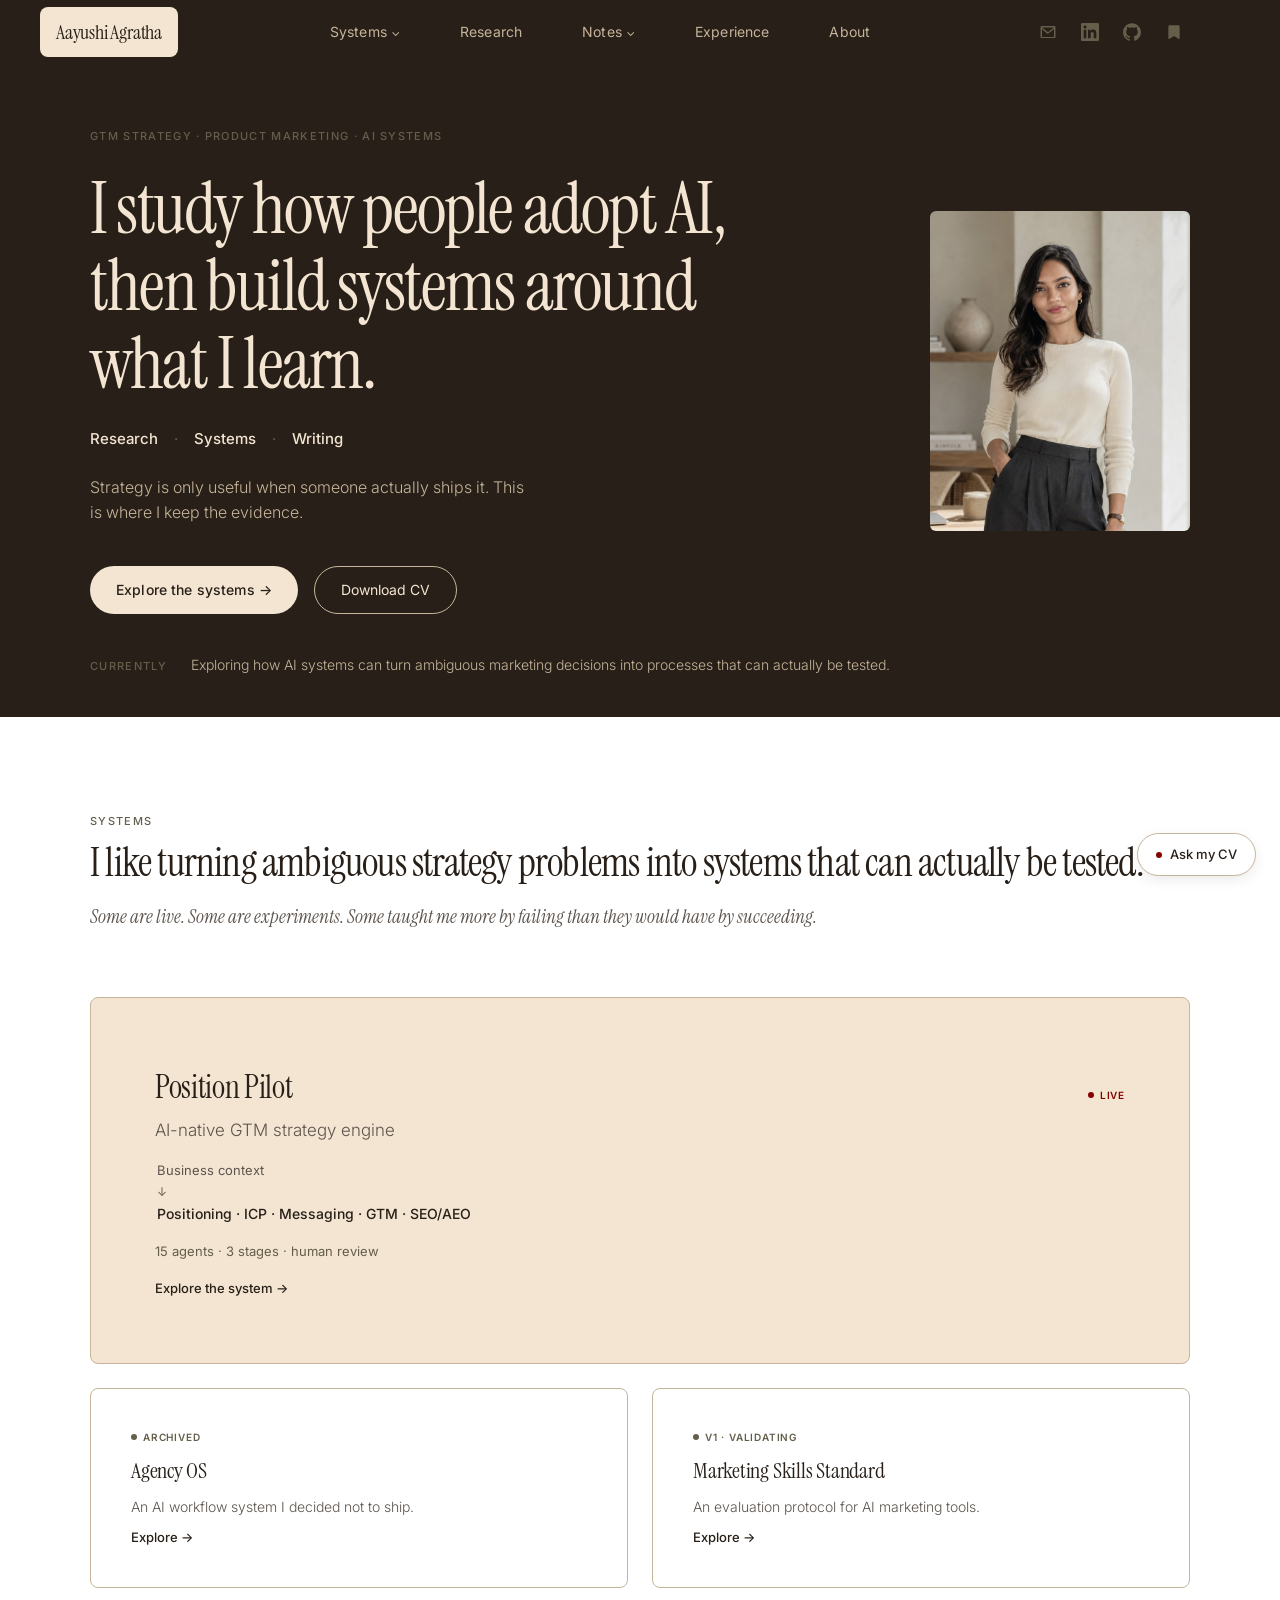
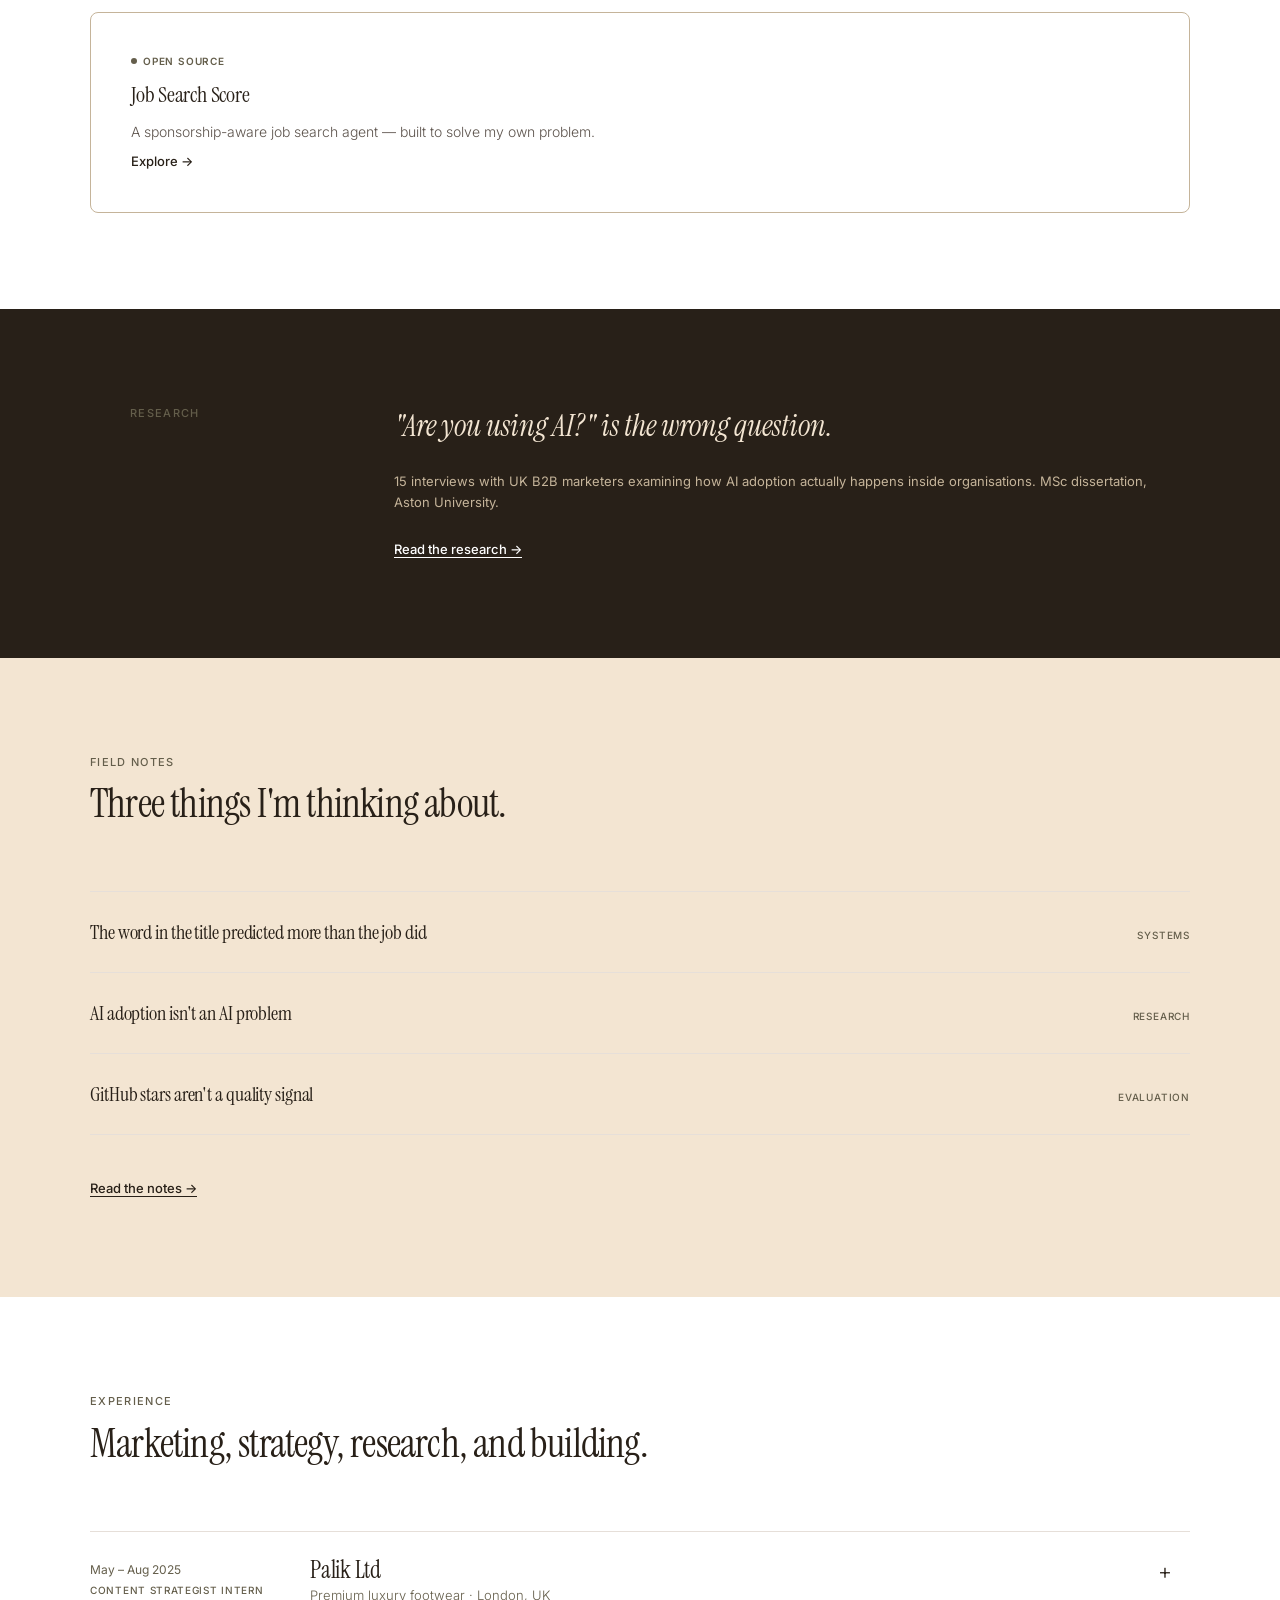
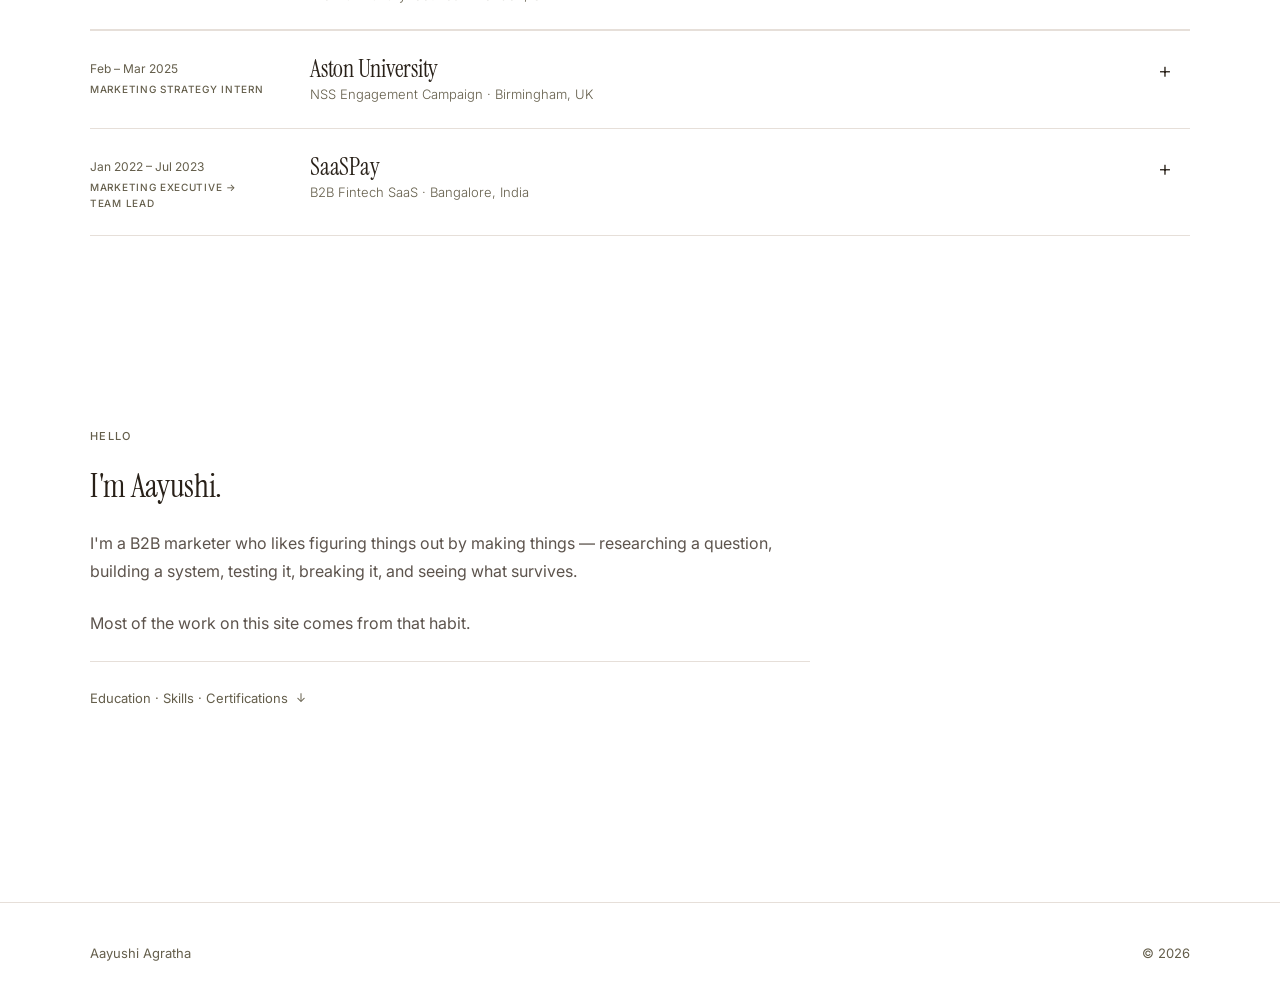
<file: index.html>
<!DOCTYPE html>
<html lang="en">
<head>
  <meta charset="UTF-8">
  <meta name="viewport" content="width=device-width, initial-scale=1.0">
  <title>Aayushi Agratha — B2B SaaS Marketer & GTM Strategist</title>
  <meta name="description" content="B2B SaaS marketer with a background in GTM strategy, positioning, and qualitative research. MSc Strategic Marketing Management, Aston University (CIM).">
      <link rel="icon" href="data:image/svg+xml,<svg xmlns=%22http://www.w3.org/2000/svg%22 viewBox=%220 0 32 32%22><rect width=%2232%22 height=%2232%22 rx=%223%22 fill=%22%231a1816%22/><polygon points=%2216,6 22,26 19,26 17.5,21.5 14.5,21.5 13,26 10,26%22 fill=%22white%22/><line x1=%2215%22 y1=%2218%22 x2=%2219%22 y2=%2218%22 stroke=%22%231a1816%22 stroke-width=%222%22/></svg>">
  <link rel="preconnect" href="https://onts.googleapis.com">
  <link rel="preconnect" href="https://fonts.gstatic.com" crossorigin>
  <link href="https://fonts.googleapis.com/css2?family=Instrument+Serif:ital@0;1&family=Inter:wght@300;400;500&display=swap" rel="stylesheet">
  <link rel="stylesheet" href="styles.css">
</head>
<body>

  <a href="#main-content" class="skip-link">Skip to content</a>

  <!-- NAV -->
  <header class="nav">
    <div class="nav-inner">
      <a href="#" class="nav-name">Aayushi Agratha</a>
      <nav class="nav-links">
        <div class="nav-item has-dropdown">
          <a href="#systems" class="nav-link">Systems</a>
          <div class="nav-dropdown" data-nav-dropdown="systems"></div>
        </div>
        <a href="#research" class="nav-link">Research</a>
        <div class="nav-item has-dropdown">
          <a href="#notes" class="nav-link">Notes</a>
          <div class="nav-dropdown" data-nav-dropdown="notes"></div>
        </div>
        <a href="#experience" class="nav-link">Experience</a>
        <a href="#about" class="nav-link">About</a>
      </nav>
      <div class="social-pill social-pill--nav nav-social">
        <a href="mailto:aayushi.agratha@gmail.com" class="social-item" aria-label="Email">
          <span class="social-icon"><svg fill="currentColor" role="img" viewBox="0 0 24 24" xmlns="http://www.w3.org/2000/svg"><title>Email</title>
<path d="M2 5.5A1.5 1.5 0 0 1 3.5 4h17A1.5 1.5 0 0 1 22 5.5v13a1.5 1.5 0 0 1-1.5 1.5h-17A1.5 1.5 0 0 1 2 18.5v-13Zm2.2.5 7.8 6.4L19.8 6H4.2ZM20 7.9l-7.53 6.19a1.5 1.5 0 0 1-1.9 0L4 7.9v10.6h16V7.9Z"/>
</svg></span>
          <span class="social-tip">Email</span>
        </a>
        <a href="https://linkedin.com/in/aayushiagratha" target="_blank" rel="noopener noreferrer" class="social-item" aria-label="LinkedIn">
          <span class="social-icon"><svg fill="currentColor" role="img" viewBox="0 0 24 24" xmlns="http://www.w3.org/2000/svg"><title>LinkedIn</title><path d="M20.447 20.452h-3.554v-5.569c0-1.328-.027-3.037-1.852-3.037-1.853 0-2.136 1.445-2.136 2.939v5.667H9.351V9h3.414v1.561h.046c.477-.9 1.637-1.85 3.37-1.85 3.601 0 4.267 2.37 4.267 5.455v6.286zM5.337 7.433c-1.144 0-2.063-.926-2.063-2.065 0-1.138.92-2.063 2.063-2.063 1.14 0 2.064.925 2.064 2.063 0 1.139-.925 2.065-2.064 2.065zm1.782 13.019H3.555V9h3.564v11.452zM22.225 0H1.771C.792 0 0 .774 0 1.729v20.542C0 23.227.792 24 1.771 24h20.451C23.2 24 24 23.227 24 22.271V1.729C24 .774 23.2 0 22.222 0h.003z"/></svg></span>
          <span class="social-tip">LinkedIn</span>
        </a>
        <a href="https://github.com/aayushiagratha" target="_blank" rel="noopener noreferrer" class="social-item" aria-label="GitHub">
          <span class="social-icon"><svg fill="currentColor" role="img" viewBox="0 0 24 24" xmlns="http://www.w3.org/2000/svg"><title>GitHub</title><path d="M12 .297c-6.63 0-12 5.373-12 12 0 5.303 3.438 9.8 8.205 11.385.6.113.82-.258.82-.577 0-.285-.01-1.04-.015-2.04-3.338.724-4.042-1.61-4.042-1.61C4.422 18.07 3.633 17.7 3.633 17.7c-1.087-.744.084-.729.084-.729 1.205.084 1.838 1.236 1.838 1.236 1.07 1.835 2.809 1.305 3.495.998.108-.776.417-1.305.76-1.605-2.665-.3-5.466-1.332-5.466-5.93 0-1.31.465-2.38 1.235-3.22-.135-.303-.54-1.523.105-3.176 0 0 1.005-.322 3.3 1.23.96-.267 1.98-.399 3-.405 1.02.006 2.04.138 3 .405 2.28-1.552 3.285-1.23 3.285-1.23.645 1.653.24 2.873.12 3.176.765.84 1.23 1.91 1.23 3.22 0 4.61-2.805 5.625-5.475 5.92.42.36.81 1.096.81 2.22 0 1.606-.015 2.896-.015 3.286 0 .315.21.69.825.57C20.565 22.092 24 17.592 24 12.297c0-6.627-5.373-12-12-12"/></svg></span>
          <span class="social-tip">GitHub</span>
        </a>
        <a href="https://www.playbook.com/s/aayushiagratha/o82hjyKJjJtqUk6vEiYqnMmT" target="_blank" rel="noopener noreferrer" class="social-item" aria-label="Playbook">
          <span class="social-icon"><svg fill="currentColor" role="img" viewBox="0 0 24 24" xmlns="http://www.w3.org/2000/svg"><title>Playbook</title>
<path d="M6 3a1.5 1.5 0 0 0-1.5 1.5v16.19a.75.75 0 0 0 1.157.63L12 17.29l6.343 4.03A.75.75 0 0 0 19.5 20.69V4.5A1.5 1.5 0 0 0 18 3H6Z"/>
</svg></span>
          <span class="social-tip">Playbook</span>
        </a>
      </div>
      <button class="nav-menu-btn" id="menuBtn" aria-label="Menu" aria-expanded="false" aria-controls="mobileNav">
        <span></span><span></span>
      </button>
    </div>
  </header>

  <!-- MOBILE NAV -->
  <div class="mobile-nav" id="mobileNav">
    <a href="#systems" class="mobile-nav-link">Systems</a>
    <a href="#research" class="mobile-nav-link">Research</a>
    <a href="#notes" class="mobile-nav-link">Notes</a>
    <a href="#experience" class="mobile-nav-link">Experience</a>
    <a href="#about" class="mobile-nav-link">About</a>
    <a href="mailto:aayushi.agratha@gmail.com" class="mobile-nav-link">Email</a>
    <a href="https://linkedin.com/in/aayushiagratha" target="_blank" rel="noopener noreferrer" class="mobile-nav-link">LinkedIn</a>
    <a href="https://github.com/aayushiagratha" target="_blank" rel="noopener noreferrer" class="mobile-nav-link">GitHub</a>
    <a href="https://www.playbook.com/s/aayushiagratha/o82hjyKJjJtqUk6vEiYqnMmT" target="_blank" rel="noopener noreferrer" class="mobile-nav-link">Playbook</a>
  </div>

  <main id="main-content">

    <!-- HERO -->
    <section class="hero" id="hero">
      <div class="hero-inner">
        <div class="hero-text">
          <p class="hero-eyebrow">GTM Strategy · Product Marketing · AI Systems</p>
          <h1 class="hero-headline">I study how people adopt AI, then build systems around what I learn.</h1>
          <p class="hero-modes"><strong>Research</strong> <span class="dot">·</span> <strong>Systems</strong> <span class="dot">·</span> <strong>Writing</strong></p>
          <p class="hero-subline">Strategy is only useful when someone actually ships it. This is where I keep the evidence.</p>
          <div class="hero-actions">
            <a href="#systems" class="btn-primary">Explore the systems →</a>
            <a href="Aayushi_Agratha_CV_UK.pdf" class="btn-secondary" download>Download CV</a>
          </div>
        </div>
        <div class="hero-photo">
          <img src="PFP.jpeg" alt="Aayushi Agratha" class="hero-img">
        </div>
      </div>
    </section>

    <!-- CURRENTLY -->
    <div class="currently">
      <div class="currently-inner">
        <span class="currently-label">Currently</span>
        <p class="currently-text">Exploring how AI systems can turn ambiguous marketing decisions into processes that can actually be tested.</p>
      </div>
    </div>

    <!-- SYSTEMS -->
    <section class="section" id="systems">
      <div class="section-inner">
        <div class="section-header">
          <span class="section-label">Systems</span>
          <h2 class="section-title">I like turning ambiguous strategy problems into systems that can actually be tested.</h2>
          <p class="systems-intro">Some are live. Some are experiments. Some taught me more by failing than they would have by succeeding.</p>
        </div>

        <div class="systems-grid">
          <a class="sys-card sys-card--flagship" href="systems/position-pilot/">
            <div class="sys-flagship-top">
              <div>
                <div class="sys-flagship-name">Position Pilot</div>
                <div class="sys-flagship-tag">AI-native GTM strategy engine</div>
              </div>
              <span class="status-badge status-badge--live"><span class="dot"></span>Live</span>
            </div>
            <div class="sys-pipeline">
              <span class="pipeline-input">Business context</span>
              <span class="pipeline-arrow">↓</span>
              <span class="pipeline-outputs">Positioning · ICP · Messaging · GTM · SEO/AEO</span>
            </div>
            <p class="sys-flagship-meta">15 agents · 3 stages · human review</p>
            <span class="sys-explore">Explore the system →</span>
          </a>

          <div id="secondarySystems"></div>
        </div>
      </div>
    </section>

    <!-- DIVIDER -->


    <!-- RESEARCH -->
    <section class="research-band" id="research">
      <div class="research-inner">
        <span class="research-label">Research</span>
        <div>
          <p class="research-quote">"Are you using AI?" is the wrong question.</p>
          <p class="research-meta">15 interviews with UK B2B marketers examining how AI adoption actually happens inside organisations. MSc dissertation, Aston University.</p>
          <a class="detail-link" href="research/">Read the research →</a>
        </div>
      </div>
    </section>

    <!-- NOTES -->
    <section class="section section-alt" id="notes">
      <div class="section-inner">
        <div class="section-header">
          <span class="section-label">Field Notes</span>
          <h2 class="section-title">Three things I'm thinking about.</h2>
        </div>

        <div class="notes-preview-list" id="notesPreview"></div>

        <p style="margin-top: var(--space-xl);"><a href="notes/" class="detail-link">Read the notes →</a></p>
      </div>
    </section>

    <!-- WORK -->
    <section class="section" id="experience">
      <div class="section-inner">
        <div class="section-header">
          <span class="section-label">Experience</span>
          <h2 class="section-title">Marketing, strategy, research, and building.</h2>
        </div>

        <div class="work-list">


          <!-- Palik -->
          <div class="work-item" data-item="palik">
            <div class="work-row" role="button" tabindex="0" aria-expanded="false">
              <div class="work-meta">
                <span class="work-year">May – Aug 2025</span>
                <span class="work-type">Content Strategist Intern</span>
              </div>
              <div class="work-title-group">
                <h3 class="work-title">Palik Ltd</h3>
                <p class="work-subtitle">Premium luxury footwear · London, UK</p>
              </div>
              <span class="work-toggle">+</span>
            </div>

            <div class="work-detail">
              <div class="work-detail-inner">

                <div class="detail-block">
                  <p class="detail-lead">Built the brand's entire content operation from scratch as the sole content operator for four months. This meant writing every word, designing every visual, and building the editorial system that held it together.</p>
                </div>

                <div class="detail-cols">
                  <div class="detail-col">
                    <h4 class="detail-label">What I built</h4>
                    <ul class="detail-list">
                      <li>12-week editorial calendar across Instagram, Facebook, and LinkedIn — 60+ scheduled posts with weekly themes, copy, and design assets</li>
                      <li>Original editorial series: #BehindPalik, Know Your Shoe, A Day in the Life of a Palik Man</li>
                      <li>All long-form brand copy: About Us, Journey page, Founder's Letter, blog</li>
                      <li>Full legal suite: Privacy Policy, Cookies Policy, T&Cs, Shipping, Returns, FAQs, Product Care, Payments, Delivery</li>
                    </ul>
                  </div>
                  <div class="detail-col">
                    <h4 class="detail-label">What it produced</h4>
                    <div class="metrics-grid">
                      <div class="metric">
                        <span class="metric-num">467%</span>
                        <span class="metric-label">LinkedIn impression growth (2.4 → 13.6 daily avg)</span>
                      </div>
                      <div class="metric">
                        <span class="metric-num">35%</span>
                        <span class="metric-label">cross-platform engagement growth in 90 days</span>
                      </div>
                      <div class="metric">
                        <span class="metric-num">2,167+</span>
                        <span class="metric-label">verified impressions tracked via GA4</span>
                      </div>
                      <div class="metric">
                        <span class="metric-num">24%</span>
                        <span class="metric-label">of LinkedIn page visitors were Marketing or BD professionals</span>
                      </div>
                    </div>
                    <p class="detail-note-inline">Page dropped back to 2.0 daily impressions after departure — confirming the lift was cadence-driven, not algorithmic.</p>
                  </div>
                </div>

                                <div class="detail-block">
                  <h4 class="detail-label">Brand &amp; website copy</h4>
                  <div class="writing-samples">
                    <div class="writing-sample">
                      <div class="writing-sample-header">
                        <span class="writing-sample-label">Founder's Letter</span>
                        <a href="https://www.palik.co.uk/founders-letter" target="_blank" class="writing-sample-link">View live →</a>
                      </div>
                      <p class="writing-context">Founder narrative for Saba Donyavi — written from a brief conversation and brand values, no draft provided.</p>
                    </div>
                    <div class="writing-sample">
                      <div class="writing-sample-header">
                        <span class="writing-sample-label">Brand Story / Journey Page</span>
                        <a href="https://www.palik.co.uk/journey" target="_blank" class="writing-sample-link">View live →</a>
                      </div>
                      <p class="writing-context">Brand storytelling that prioritises honesty over marketing language.</p>
                    </div>
                    <div class="writing-sample">
                      <div class="writing-sample-header">
                        <span class="writing-sample-label">Blog: The Ultimate Guide to Loafers</span>
                        <a href="https://www.palik.co.uk/the-ultimate-guide-to-loafers-styles-every-gentleman-should-know" target="_blank" class="writing-sample-link">View live →</a>
                      </div>
                      <p class="writing-context">Long-form SEO content structured around buyer intent — comparison table, product callouts, FAQs.</p>
                    </div>
                    <div class="writing-sample">
                      <div class="writing-sample-header">
                        <span class="writing-sample-label">Legal Suite</span>
                        <span class="writing-sample-note">Privacy Policy · Cookies · T&amp;Cs · Shipping · Returns · FAQs · Product Care · Payments · Delivery</span>
                      </div>
                      <p class="writing-context">Nine policy pages written from scratch — legal writing that's actually readable.</p>
                    </div>
                  </div>
                </div>


              </div>

              

              </div>
            </div>
          </div>

          <!-- Aston NSS -->
          <div class="work-item" data-item="aston">
            <div class="work-row" role="button" tabindex="0" aria-expanded="false">
              <div class="work-meta">
                <span class="work-year">Feb – Mar 2025</span>
                <span class="work-type">Marketing Strategy Intern</span>
              </div>
              <div class="work-title-group">
                <h3 class="work-title">Aston University</h3>
                <p class="work-subtitle">NSS Engagement Campaign · Birmingham, UK</p>
              </div>
              <span class="work-toggle">+</span>
            </div>

            <div class="work-detail">
              <div class="work-detail-inner">

                <div class="detail-block">
                  <p class="detail-lead">Designed and executed a multi-channel campaign targeting 2,237 final-year students to complete the National Student Survey — with a £2,000 budget, an 8-day rollout window, and no existing playbook.</p>
                </div>

                <div class="detail-cols">
                  <div class="detail-col">
                    <h4 class="detail-label">Approach</h4>
                    <ul class="detail-list">
                      <li>Tiered incentive structure designed to drive progressive action, not one-off response</li>
                      <li>8-day rollout across Instagram, email, campus signage, student-rep WhatsApp groups, and TikTok</li>
                      <li>Full £2,000 budget breakdown approved by Internal Comms lead</li>
                      <li>Staffing model and on-campus activation event coordinated across university admin, internal marketing, and student liaison groups</li>
                    </ul>
                  </div>
                  <div class="detail-col">
                    <h4 class="detail-label">Result</h4>
                    <div class="metrics-grid">
                      <div class="metric">
                        <span class="metric-num">1,936</span>
                        <span class="metric-label">completions out of 2,237 students targeted</span>
                      </div>
                      <div class="metric">
                        <span class="metric-num">~87%</span>
                        <span class="metric-label">completion rate against target</span>
                      </div>
                      <div class="metric">
                        <span class="metric-num">40%</span>
                        <span class="metric-label">uplift in communication open rates</span>
                      </div>
                    </div>
                  </div>
                </div>

              <div class="detail-note">
                <a href="NSS_Campaign_Brief.pdf" class="detail-link" download>Download campaign brief (PDF) →</a>
              </div>

              </div>
            </div>
          </div>

          <!-- SaaSPay -->
          <div class="work-item" data-item="saaspay">
            <div class="work-row" role="button" tabindex="0" aria-expanded="false">
              <div class="work-meta">
                <span class="work-year">Jan 2022 – Jul 2023</span>
                <span class="work-type">Marketing Executive → Team Lead</span>
              </div>
              <div class="work-title-group">
                <h3 class="work-title">SaaSPay</h3>
                <p class="work-subtitle">B2B Fintech SaaS · Bangalore, India</p>
              </div>
              <span class="work-toggle">+</span>
            </div>

            <div class="work-detail">
              <div class="work-detail-inner">

                <div class="detail-block">
                  <p class="detail-lead">First marketing role. Promoted to Team Lead within six months. Owned inbound strategy, messaging, and organic acquisition for an early-stage B2B payment automation product — then led the junior team doing the same.</p>
                </div>

                <div class="detail-cols">
                  <div class="detail-col">
                    <h4 class="detail-label">What I owned</h4>
                    <ul class="detail-list">
                      <li>Translated complex payment infrastructure into value propositions finance and ops buyers could act on</li>
                      <li>Owned SEO and content-led growth — keyword strategy, intent-mapped landing pages, technical SEO improvements</li>
                      <li>Built a Notion competitor intelligence dashboard tracking pricing and product updates across key competitors — adopted by the team, saved ~6 hrs/week of manual research</li>
                      <li>Built a Notion content ops dashboard adopted across marketing, founders, and partnerships — full publishing pipeline with briefs, design deadlines, assignees, and post tracking; became the single source of truth</li>
                    </ul>
                  </div>
                  <div class="detail-col">
                    <h4 class="detail-label">What it produced</h4>
                    <div class="metrics-grid">
                      <div class="metric">
                        <span class="metric-num">98%</span>
                        <span class="metric-label">technical SEO health score</span>
                      </div>
                      <div class="metric">
                        <span class="metric-num">3x</span>
                        <span class="metric-label">incremental organic traffic by H2</span>
                      </div>
                      <div class="metric">
                        <span class="metric-num">3x</span>
                        <span class="metric-label">SQL growth</span>
                      </div>
                      <div class="metric">
                        <span class="metric-num">45%</span>
                        <span class="metric-label">reduction in blended CPL MoM</span>
                      </div>
                    </div>
                    <p class="detail-note-inline">Campaign architecture built across 3 products — finance ops, payment automation, and partnerships.</p>
                  </div>
                </div>

              </div>
            </div>
          </div>

        </div>
      </div>
    </section>

    <!-- DIVIDER -->

    <!-- ABOUT -->
    <section class="section" id="about">
      <div class="section-inner">
        <div class="section-header">
          <span class="section-label">Hello</span>
        </div>

        <div class="about-grid">
          <div class="about-text">
            <p class="about-lede">I'm Aayushi.</p>
            <p class="about-para">I'm a B2B marketer who likes figuring things out by making things — researching a question, building a system, testing it, breaking it, and seeing what survives.</p>
            <p class="about-para">Most of the work on this site comes from that habit.</p>

            <div class="about-details">
              <button class="certs-toggle" id="combinedToggle" aria-expanded="false">
                Education · Skills · Certifications <span class="certs-arrow">↓</span>
              </button>
              <div class="certs-list" id="combinedList">

                <p class="detail-label">Education</p>
                <div class="cert-row">
                  <span class="cert-issuer">Aston</span>
                  <span class="cert-name">MSc Strategic Marketing Management (CIM-accredited)</span>
                </div>
                <div class="cert-row">
                  <span class="cert-issuer">DSU</span>
                  <span class="cert-name">BBA Marketing · Leadership Award</span>
                </div>

                <div style="border-top: 1px solid var(--stone-100); margin: 12px 0;"></div>

                <p class="detail-label">Skills</p>
                <div class="cert-row">
                  <span class="cert-issuer">Strategy</span>
                  <span class="cert-name">Positioning · ICP Development · GTM Strategy · Customer Research · Product Marketing · Qualitative Research</span>
                </div>
                <p class="detail-label" style="margin-top: var(--space-m);">Tools</p>
                <div class="tools-pyramid">
        <div class="tool-row">
          <span class="tool-item" title="n8n"><svg fill="currentColor" role="img" viewBox="0 0 24 24" xmlns="http://www.w3.org/2000/svg"><title>n8n</title><path d="M21.4737 5.6842c-1.1772 0-2.1663.8051-2.4468 1.8947h-2.8955c-1.235 0-2.289.893-2.492 2.111l-.1038.623a1.263 1.263 0 0 1-1.246 1.0555H11.289c-.2805-1.0896-1.2696-1.8947-2.4468-1.8947s-2.1663.8051-2.4467 1.8947H4.973c-.2805-1.0896-1.2696-1.8947-2.4468-1.8947C1.1311 9.4737 0 10.6047 0 12s1.131 2.5263 2.5263 2.5263c1.1772 0 2.1663-.8051 2.4468-1.8947h1.4223c.2804 1.0896 1.2696 1.8947 2.4467 1.8947 1.1772 0 2.1663-.8051 2.4468-1.8947h1.0008a1.263 1.263 0 0 1 1.2459 1.0555l.1038.623c.203 1.218 1.257 2.111 2.492 2.111h.3692c.2804 1.0895 1.2696 1.8947 2.4468 1.8947 1.3952 0 2.5263-1.131 2.5263-2.5263s-1.131-2.5263-2.5263-2.5263c-1.1772 0-2.1664.805-2.4468 1.8947h-.3692a1.263 1.263 0 0 1-1.246-1.0555l-.1037-.623A2.52 2.52 0 0 0 13.9607 12a2.52 2.52 0 0 0 .821-1.4794l.1038-.623a1.263 1.263 0 0 1 1.2459-1.0555h2.8955c.2805 1.0896 1.2696 1.8947 2.4468 1.8947 1.3952 0 2.5263-1.131 2.5263-2.5263s-1.131-2.5263-2.5263-2.5263m0 1.2632a1.263 1.263 0 0 1 1.2631 1.2631 1.263 1.263 0 0 1-1.2631 1.2632 1.263 1.263 0 0 1-1.2632-1.2632 1.263 1.263 0 0 1 1.2632-1.2631M2.5263 10.7368A1.263 1.263 0 0 1 3.7895 12a1.263 1.263 0 0 1-1.2632 1.2632A1.263 1.263 0 0 1 1.2632 12a1.263 1.263 0 0 1 1.2631-1.2632m6.3158 0A1.263 1.263 0 0 1 10.1053 12a1.263 1.263 0 0 1-1.2632 1.2632A1.263 1.263 0 0 1 7.579 12a1.263 1.263 0 0 1 1.2632-1.2632m10.1053 3.7895a1.263 1.263 0 0 1 1.2631 1.2632 1.263 1.263 0 0 1-1.2631 1.2631 1.263 1.263 0 0 1-1.2632-1.2631 1.263 1.263 0 0 1 1.2632-1.2632"/></svg><em>n8n</em></span>
          <span class="tool-item" title="PostgreSQL"><svg fill="currentColor" role="img" viewBox="0 0 24 24" xmlns="http://www.w3.org/2000/svg"><title>PostgreSQL</title><path d="M23.5594 14.7228a.5269.5269 0 0 0-.0563-.1191c-.139-.2632-.4768-.3418-1.0074-.2321-1.6533.3411-2.2935.1312-2.5256-.0191 1.342-2.0482 2.445-4.522 3.0411-6.8297.2714-1.0507.7982-3.5237.1222-4.7316a1.5641 1.5641 0 0 0-.1509-.235C21.6931.9086 19.8007.0248 17.5099.0005c-1.4947-.0158-2.7705.3461-3.1161.4794a9.449 9.449 0 0 0-.5159-.0816 8.044 8.044 0 0 0-1.3114-.1278c-1.1822-.0184-2.2038.2642-3.0498.8406-.8573-.3211-4.7888-1.645-7.2219.0788C.9359 2.1526.3086 3.8733.4302 6.3043c.0409.818.5069 3.334 1.2423 5.7436.4598 1.5065.9387 2.7019 1.4334 3.582.553.9942 1.1259 1.5933 1.7143 1.7895.4474.1491 1.1327.1441 1.8581-.7279.8012-.9635 1.5903-1.8258 1.9446-2.2069.4351.2355.9064.3625 1.39.3772a.0569.0569 0 0 0 .0004.0041 11.0312 11.0312 0 0 0-.2472.3054c-.3389.4302-.4094.5197-1.5002.7443-.3102.064-1.1344.2339-1.1464.8115-.0025.1224.0329.2309.0919.3268.2269.4231.9216.6097 1.015.6331 1.3345.3335 2.5044.092 3.3714-.6787-.017 2.231.0775 4.4174.3454 5.0874.2212.5529.7618 1.9045 2.4692 1.9043.2505 0 .5263-.0291.8296-.0941 1.7819-.3821 2.5557-1.1696 2.855-2.9059.1503-.8707.4016-2.8753.5388-4.1012.0169-.0703.0357-.1207.057-.1362.0007-.0005.0697-.0471.4272.0307a.3673.3673 0 0 0 .0443.0068l.2539.0223.0149.001c.8468.0384 1.9114-.1426 2.5312-.4308.6438-.2988 1.8057-1.0323 1.5951-1.6698zM2.371 11.8765c-.7435-2.4358-1.1779-4.8851-1.2123-5.5719-.1086-2.1714.4171-3.6829 1.5623-4.4927 1.8367-1.2986 4.8398-.5408 6.108-.13-.0032.0032-.0066.0061-.0098.0094-2.0238 2.044-1.9758 5.536-1.9708 5.7495-.0002.0823.0066.1989.0162.3593.0348.5873.0996 1.6804-.0735 2.9184-.1609 1.1504.1937 2.2764.9728 3.0892.0806.0841.1648.1631.2518.2374-.3468.3714-1.1004 1.1926-1.9025 2.1576-.5677.6825-.9597.5517-1.0886.5087-.3919-.1307-.813-.5871-1.2381-1.3223-.4796-.839-.9635-2.0317-1.4155-3.5126zm6.0072 5.0871c-.1711-.0428-.3271-.1132-.4322-.1772.0889-.0394.2374-.0902.4833-.1409 1.2833-.2641 1.4815-.4506 1.9143-1.0002.0992-.126.2116-.2687.3673-.4426a.3549.3549 0 0 0 .0737-.1298c.1708-.1513.2724-.1099.4369-.0417.156.0646.3078.26.3695.4752.0291.1016.0619.2945-.0452.4444-.9043 1.2658-2.2216 1.2494-3.1676 1.0128zm2.094-3.988-.0525.141c-.133.3566-.2567.6881-.3334 1.003-.6674-.0021-1.3168-.2872-1.8105-.8024-.6279-.6551-.9131-1.5664-.7825-2.5004.1828-1.3079.1153-2.4468.079-3.0586-.005-.0857-.0095-.1607-.0122-.2199.2957-.2621 1.6659-.9962 2.6429-.7724.4459.1022.7176.4057.8305.928.5846 2.7038.0774 3.8307-.3302 4.7363-.084.1866-.1633.3629-.2311.5454zm7.3637 4.5725c-.0169.1768-.0358.376-.0618.5959l-.146.4383a.3547.3547 0 0 0-.0182.1077c-.0059.4747-.054.6489-.115.8693-.0634.2292-.1353.4891-.1794 1.0575-.11 1.4143-.8782 2.2267-2.4172 2.5565-1.5155.3251-1.7843-.4968-2.0212-1.2217a6.5824 6.5824 0 0 0-.0769-.2266c-.2154-.5858-.1911-1.4119-.1574-2.5551.0165-.5612-.0249-1.9013-.3302-2.6462.0044-.2932.0106-.5909.019-.8918a.3529.3529 0 0 0-.0153-.1126 1.4927 1.4927 0 0 0-.0439-.208c-.1226-.4283-.4213-.7866-.7797-.9351-.1424-.059-.4038-.1672-.7178-.0869.067-.276.1831-.5875.309-.9249l.0529-.142c.0595-.16.134-.3257.213-.5012.4265-.9476 1.0106-2.2453.3766-5.1772-.2374-1.0981-1.0304-1.6343-2.2324-1.5098-.7207.0746-1.3799.3654-1.7088.5321a5.6716 5.6716 0 0 0-.1958.1041c.0918-1.1064.4386-3.1741 1.7357-4.4823a4.0306 4.0306 0 0 1 .3033-.276.3532.3532 0 0 0 .1447-.0644c.7524-.5706 1.6945-.8506 2.802-.8325.4091.0067.8017.0339 1.1742.081 1.939.3544 3.2439 1.4468 4.0359 2.3827.8143.9623 1.2552 1.9315 1.4312 2.4543-1.3232-.1346-2.2234.1268-2.6797.779-.9926 1.4189.543 4.1729 1.2811 5.4964.1353.2426.2522.4522.2889.5413.2403.5825.5515.9713.7787 1.2552.0696.087.1372.1714.1885.245-.4008.1155-1.1208.3825-1.0552 1.717-.0123.1563-.0423.4469-.0834.8148-.0461.2077-.0702.4603-.0994.7662zm.8905-1.6211c-.0405-.8316.2691-.9185.5967-1.0105a2.8566 2.8566 0 0 0 .135-.0406 1.202 1.202 0 0 0 .1342.103c.5703.3765 1.5823.4213 3.0068.1344-.2016.1769-.5189.3994-.9533.6011-.4098.1903-1.0957.333-1.7473.3636-.7197.0336-1.0859-.0807-1.1721-.151zm.5695-9.2712c-.0059.3508-.0542.6692-.1054 1.0017-.055.3576-.112.7274-.1264 1.1762-.0142.4368.0404.8909.0932 1.3301.1066.887.216 1.8003-.2075 2.7014a3.5272 3.5272 0 0 1-.1876-.3856c-.0527-.1276-.1669-.3326-.3251-.6162-.6156-1.1041-2.0574-3.6896-1.3193-4.7446.3795-.5427 1.3408-.5661 2.1781-.463zm.2284 7.0137a12.3762 12.3762 0 0 0-.0853-.1074l-.0355-.0444c.7262-1.1995.5842-2.3862.4578-3.4385-.0519-.4318-.1009-.8396-.0885-1.2226.0129-.4061.0666-.7543.1185-1.0911.0639-.415.1288-.8443.1109-1.3505.0134-.0531.0188-.1158.0118-.1902-.0457-.4855-.5999-1.938-1.7294-3.253-.6076-.7073-1.4896-1.4972-2.6889-2.0395.5251-.1066 1.2328-.2035 2.0244-.1859 2.0515.0456 3.6746.8135 4.8242 2.2824a.908.908 0 0 1 .0667.1002c.7231 1.3556-.2762 6.2751-2.9867 10.5405zm-8.8166-6.1162c-.025.1794-.3089.4225-.6211.4225a.5821.5821 0 0 1-.0809-.0056c-.1873-.026-.3765-.144-.5059-.3156-.0458-.0605-.1203-.178-.1055-.2844.0055-.0401.0261-.0985.0925-.1488.1182-.0894.3518-.1226.6096-.0867.3163.0441.6426.1938.6113.4186zm7.9305-.4114c.0111.0792-.049.201-.1531.3102-.0683.0717-.212.1961-.4079.2232a.5456.5456 0 0 1-.075.0052c-.2935 0-.5414-.2344-.5607-.3717-.024-.1765.2641-.3106.5611-.352.297-.0414.6111.0088.6356.1851z"/></svg><em>PostgreSQL</em></span>
          <span class="tool-item" title="Docker"><svg fill="currentColor" role="img" viewBox="0 0 24 24" xmlns="http://www.w3.org/2000/svg"><title>Docker</title><path d="M13.983 11.078h2.119a.186.186 0 00.186-.185V9.006a.186.186 0 00-.186-.186h-2.119a.185.185 0 00-.185.185v1.888c0 .102.083.185.185.185m-2.954-5.43h2.118a.186.186 0 00.186-.186V3.574a.186.186 0 00-.186-.185h-2.118a.185.185 0 00-.185.185v1.888c0 .102.082.185.185.185m0 2.716h2.118a.187.187 0 00.186-.186V6.29a.186.186 0 00-.186-.185h-2.118a.185.185 0 00-.185.185v1.887c0 .102.082.185.185.186m-2.93 0h2.12a.186.186 0 00.184-.186V6.29a.185.185 0 00-.185-.185H8.1a.185.185 0 00-.185.185v1.887c0 .102.083.185.185.186m-2.964 0h2.119a.186.186 0 00.185-.186V6.29a.185.185 0 00-.185-.185H5.136a.186.186 0 00-.186.185v1.887c0 .102.084.185.186.186m5.893 2.715h2.118a.186.186 0 00.186-.185V9.006a.186.186 0 00-.186-.186h-2.118a.185.185 0 00-.185.185v1.888c0 .102.082.185.185.185m-2.93 0h2.12a.185.185 0 00.184-.185V9.006a.185.185 0 00-.184-.186h-2.12a.185.185 0 00-.184.185v1.888c0 .102.083.185.185.185m-2.964 0h2.119a.185.185 0 00.185-.185V9.006a.185.185 0 00-.184-.186h-2.12a.186.186 0 00-.186.186v1.887c0 .102.084.185.186.185m-2.92 0h2.12a.185.185 0 00.184-.185V9.006a.185.185 0 00-.184-.186h-2.12a.185.185 0 00-.184.185v1.888c0 .102.082.185.185.185M23.763 9.89c-.065-.051-.672-.51-1.954-.51-.338.001-.676.03-1.01.087-.248-1.7-1.653-2.53-1.716-2.566l-.344-.199-.226.327c-.284.438-.49.922-.612 1.43-.23.97-.09 1.882.403 2.661-.595.332-1.55.413-1.744.42H.751a.751.751 0 00-.75.748 11.376 11.376 0 00.692 4.062c.545 1.428 1.355 2.48 2.41 3.124 1.18.723 3.1 1.137 5.275 1.137.983.003 1.963-.086 2.93-.266a12.248 12.248 0 003.823-1.389c.98-.567 1.86-1.288 2.61-2.136 1.252-1.418 1.998-2.997 2.553-4.4h.221c1.372 0 2.215-.549 2.68-1.009.309-.293.55-.65.707-1.046l.098-.288Z"/></svg><em>Docker</em></span>
          <span class="tool-item" title="Notion"><svg fill="currentColor" role="img" viewBox="0 0 24 24" xmlns="http://www.w3.org/2000/svg"><title>Notion</title><path d="M4.459 4.208c.746.606 1.026.56 2.428.466l13.215-.793c.28 0 .047-.28-.046-.326L17.86 1.968c-.42-.326-.981-.7-2.055-.607L3.01 2.295c-.466.046-.56.28-.374.466zm.793 3.08v13.904c0 .747.373 1.027 1.214.98l14.523-.84c.841-.046.935-.56.935-1.167V6.354c0-.606-.233-.933-.748-.887l-15.177.887c-.56.047-.747.327-.747.933zm14.337.745c.093.42 0 .84-.42.888l-.7.14v10.264c-.608.327-1.168.514-1.635.514-.748 0-.935-.234-1.495-.933l-4.577-7.186v6.952L12.21 19s0 .84-1.168.84l-3.222.186c-.093-.186 0-.653.327-.746l.84-.233V9.854L7.822 9.76c-.094-.42.14-1.026.793-1.073l3.456-.233 4.764 7.279v-6.44l-1.215-.139c-.093-.514.28-.887.747-.933zM1.936 1.035l13.31-.98c1.634-.14 2.055-.047 3.082.7l4.249 2.986c.7.513.934.653.934 1.213v16.378c0 1.026-.373 1.634-1.68 1.726l-15.458.934c-.98.047-1.448-.093-1.962-.747l-3.129-4.06c-.56-.747-.793-1.306-.793-1.96V2.667c0-.839.374-1.54 1.447-1.632z"/></svg><em>Notion</em></span>
        </div>
        <div class="tool-row">
          <span class="tool-item" title="GA4"><svg fill="currentColor" role="img" viewBox="0 0 24 24" xmlns="http://www.w3.org/2000/svg"><title>Google Analytics</title><path d="M22.84 2.9982v17.9987c.0086 1.6473-1.3197 2.9897-2.967 2.9984a2.9808 2.9808 0 01-.3677-.0208c-1.528-.226-2.6477-1.5558-2.6105-3.1V3.1204c-.0369-1.5458 1.0856-2.8762 2.6157-3.1 1.6361-.1915 3.1178.9796 3.3093 2.6158.014.1201.0208.241.0202.3619zM4.1326 18.0548c-1.6417 0-2.9726 1.331-2.9726 2.9726C1.16 22.6691 2.4909 24 4.1326 24s2.9726-1.3309 2.9726-2.9726-1.331-2.9726-2.9726-2.9726zm7.8728-9.0098c-.0171 0-.0342 0-.0513.0003-1.6495.0904-2.9293 1.474-2.891 3.1256v7.9846c0 2.167.9535 3.4825 2.3505 3.763 1.6118.3266 3.1832-.7152 3.5098-2.327.04-.1974.06-.3983.0593-.5998v-8.9585c.003-1.6474-1.33-2.9852-2.9773-2.9882z"/></svg><em>GA4</em></span>
          <span class="tool-item" title="Semrush"><svg fill="currentColor" role="img" viewBox="0 0 24 24" xmlns="http://www.w3.org/2000/svg"><title>Semrush</title><path d="M20.698 11.911c0 .444-.226.516-.79.516-.596 0-.706-.1-.77-.554-.118-1.152-.896-2.13-2.201-2.24-.418-.034-.518-.19-.518-.706 0-.48.074-.708.446-.708 2.265.01 3.833 1.832 3.833 3.69v.002zm3.3 0c0-3.456-2.338-7.11-7.74-7.11H5.52c-.218 0-.354.11-.354.31 0 .109.082.209.156.26.388.31.97.654 1.73 1.036.743.372 1.323.616 1.903.852.246.1.336.208.336.344 0 .19-.136.308-.4.308H.372c-.254 0-.372.164-.372.326 0 .136.044.254.162.372.69.726 1.796 1.596 3.4 2.604 1.466.91 2.98 1.74 4.533 2.492.236.11.308.236.308.372-.008.154-.126.28-.4.28H4.1c-.216 0-.344.12-.344.3 0 .1.08.226.19.326.888.808 2.311 1.688 4.207 2.494 2.53 1.08 5.094 1.721 7.98 1.721 5.465 0 7.867-4.087 7.867-7.289l-.002.002zm-7.133 5.104c-2.794 0-5.132-2.276-5.132-5.114 0-2.794 2.33-5.04 5.132-5.04 2.863 0 5.111 2.24 5.111 5.04a5.086 5.086 0 0 1-5.111 5.114z"/></svg><em>Semrush</em></span>
          <span class="tool-item" title="HubSpot"><svg fill="currentColor" role="img" viewBox="0 0 24 24" xmlns="http://www.w3.org/2000/svg"><title>HubSpot</title><path d="M18.164 7.93V5.084a2.198 2.198 0 001.267-1.978v-.067A2.2 2.2 0 0017.238.845h-.067a2.2 2.2 0 00-2.193 2.193v.067a2.196 2.196 0 001.252 1.973l.013.006v2.852a6.22 6.22 0 00-2.969 1.31l.012-.01-7.828-6.095A2.497 2.497 0 104.3 4.656l-.012.006 7.697 5.991a6.176 6.176 0 00-1.038 3.446c0 1.343.425 2.588 1.147 3.607l-.013-.02-2.342 2.343a1.968 1.968 0 00-.58-.095h-.002a2.033 2.033 0 102.033 2.033 1.978 1.978 0 00-.1-.595l.005.014 2.317-2.317a6.247 6.247 0 104.782-11.134l-.036-.005zm-.964 9.378a3.206 3.206 0 113.215-3.207v.002a3.206 3.206 0 01-3.207 3.207z"/></svg><em>HubSpot</em></span>
        </div>
        <div class="tool-row">
          <span class="tool-item" title="Google Ads"><svg fill="currentColor" role="img" viewBox="0 0 24 24" xmlns="http://www.w3.org/2000/svg"><title>Google Ads</title><path d="M3.9998 22.9291C1.7908 22.9291 0 21.1383 0 18.9293s1.7908-3.9998 3.9998-3.9998 3.9998 1.7908 3.9998 3.9998-1.7908 3.9998-3.9998 3.9998zm19.4643-6.0004L15.4632 3.072C14.3586 1.1587 11.9121.5028 9.9988 1.6074S7.4295 5.1585 8.5341 7.0718l8.0009 13.8567c1.1046 1.9133 3.5511 2.5679 5.4644 1.4646 1.9134-1.1046 2.568-3.5511 1.4647-5.4644zM7.5137 4.8438L1.5645 15.1484A4.5 4.5 0 0 1 4 14.4297c2.5597-.0075 4.6248 2.1585 4.4941 4.7148l3.2168-5.5723-3.6094-6.25c-.4499-.7793-.6322-1.6394-.5878-2.4784z"/></svg><em>Google Ads</em></span>
          <span class="tool-item" title="OpenRouter"><svg fill="currentColor" role="img" viewBox="0 0 24 24" xmlns="http://www.w3.org/2000/svg"><title>OpenRouter</title><path d="M16.778 1.844v1.919q-.569-.026-1.138-.032-.708-.008-1.415.037c-1.93.126-4.023.728-6.149 2.237-2.911 2.066-2.731 1.95-4.14 2.75-.396.223-1.342.574-2.185.798-.841.225-1.753.333-1.751.333v4.229s.768.108 1.61.333c.842.224 1.789.575 2.185.799 1.41.798 1.228.683 4.14 2.75 2.126 1.509 4.22 2.11 6.148 2.236.88.058 1.716.041 2.555.005v1.918l7.222-4.168-7.222-4.17v2.176c-.86.038-1.611.065-2.278.021-1.364-.09-2.417-.357-3.979-1.465-2.244-1.593-2.866-2.027-3.68-2.508.889-.518 1.449-.906 3.822-2.59 1.56-1.109 2.614-1.377 3.978-1.466.667-.044 1.418-.017 2.278.02v2.176L24 6.014Z"/></svg><em>OpenRouter</em></span>
        </div>
        <div class="tool-row">
          <span class="tool-item" title="NVivo"><svg viewBox="0 0 32 32" fill="none" xmlns="http://www.w3.org/2000/svg" role="img"><title>NVivo</title>
<path d="M6 16.2449C12.2451 16.2449 16.2791 21.2039 16.2791 26.5239" stroke="currentColor" stroke-width="4.66019" stroke-miterlimit="10"/>
<path d="M6 16.2791C12.2451 16.2791 16.2791 11.32 16.2791 6" stroke="currentColor" stroke-width="4.66019" stroke-miterlimit="10"/>
<path d="M26.5564 16.2791C20.3113 16.2791 16.2773 11.32 16.2773 6" stroke="currentColor" stroke-width="4.66019" stroke-miterlimit="10"/>
<path d="M26.5564 16.2446C20.3113 16.2446 16.2773 21.2037 16.2773 26.5237" stroke="currentColor" stroke-width="4.66019" stroke-miterlimit="10"/>
</svg><em>NVivo</em></span>
        </div>
      </div>

                <div style="border-top: 1px solid var(--stone-100); margin: 12px 0;"></div>

                <p class="detail-label">Certifications</p>
                <div class="cert-row">
                  <span class="cert-issuer">Google</span>
                  <span class="cert-name">Ads Search · Ads Measurement · Analytics 4 (GA4)</span>
                </div>
                <div class="cert-row">
                  <span class="cert-issuer">Semrush</span>
                  <span class="cert-name">SEO Fundamentals · Technical SEO</span>
                </div>
                <div class="cert-row">
                  <span class="cert-issuer">HubSpot</span>
                  <span class="cert-name">Content Marketing</span>
                </div>
              </div>
            </div>
          </div>
        </div>
      </div>
    </section>

  </main>

  <!-- FOOTER -->
  <footer class="footer">
    <div class="footer-inner">
      <span>Aayushi Agratha</span>
      <span>© 2026</span>
    </div>
  </footer>

  <!-- ASK MY CV — utility, not a Systems entry. Opens inline as a chat
       modal (see #askCvModal below) instead of navigating away; href
       is a same-tab fallback to the standalone app if JS doesn't run. -->
  <a href="https://ask-my-cv-woad.vercel.app" class="ask-cv-float" data-ask-cv>
    <span class="ask-cv-dot"></span>Ask my CV
  </a>

  <div class="ask-cv-modal" id="askCvModal" role="dialog" aria-modal="true" aria-label="Ask my CV">
    <div class="ask-cv-modal-backdrop" data-ask-cv-close></div>
    <div class="ask-cv-modal-panel">
      <button class="ask-cv-modal-close" data-ask-cv-close aria-label="Close">×</button>
      <iframe src="https://ask-my-cv-woad.vercel.app" title="Ask my CV" loading="lazy"></iframe>
    </div>
  </div>

  <script src="data/projects.js"></script>
  <script src="data/notes.js"></script>
  <script src="script.js"></script>
</body>
</html>
</file>
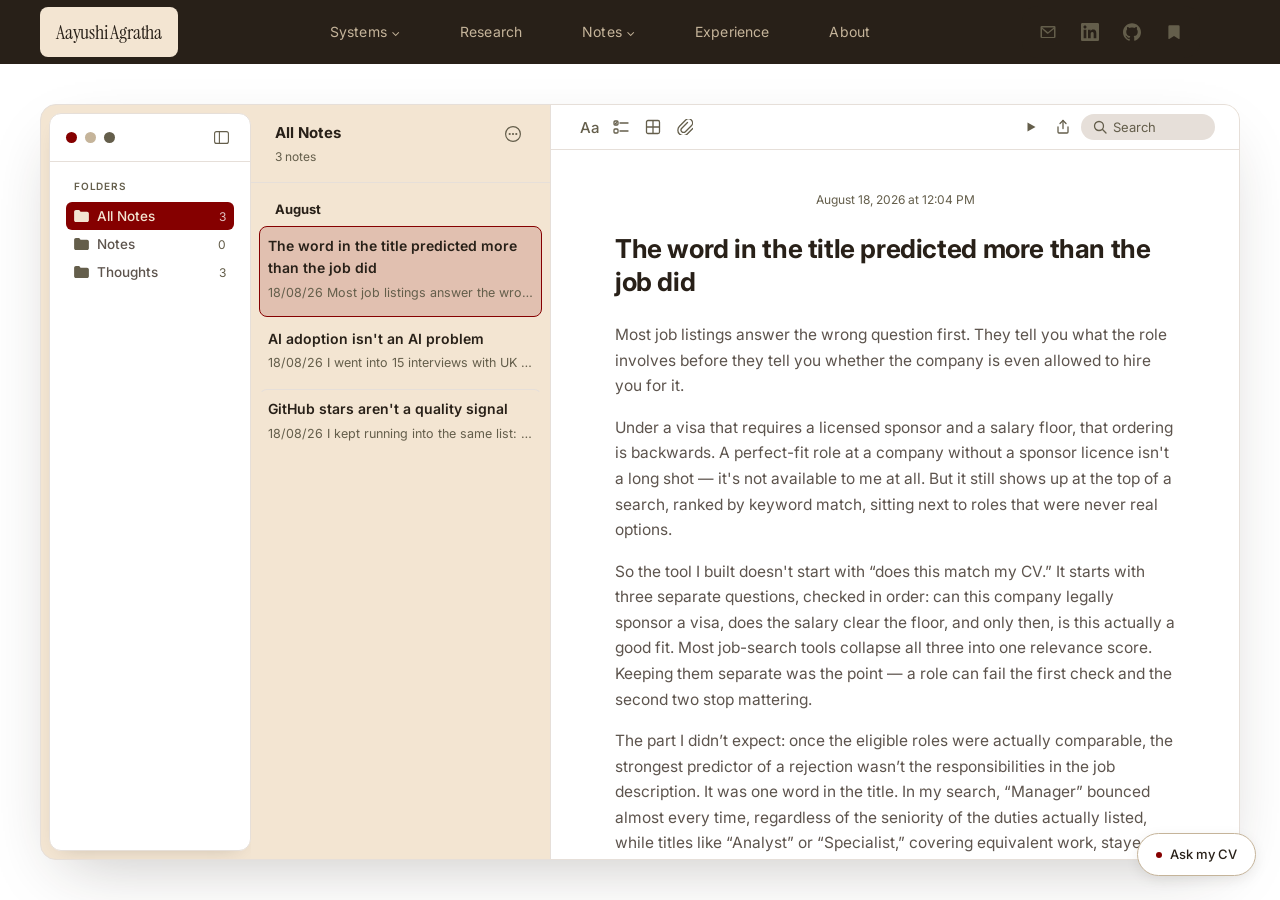
<file: notes/index.html>
<!DOCTYPE html>
<html lang="en">
<head>
  <meta charset="UTF-8">
  <meta name="viewport" content="width=device-width, initial-scale=1.0">
  <title>The word in the title predicted more than the job did — Aayushi Agratha</title>
  <meta name="description" content="Most job listings answer the wrong question first. They tell you what the role involves before they tell you whether the company is even allowed to hi">
  <link rel="preconnect" href="https://fonts.googleapis.com">
  <link rel="preconnect" href="https://fonts.gstatic.com" crossorigin>
  <link href="https://fonts.googleapis.com/css2?family=Instrument+Serif:ital@0;1&family=Inter:wght@300;400;500&display=swap" rel="stylesheet">
  <link rel="stylesheet" href="../styles.css">
</head>
<body>

  <a href="#main-content" class="skip-link">Skip to content</a>

  <header class="nav">
    <div class="nav-inner">
      <a href="../index.html" class="nav-name">Aayushi Agratha</a>
      <nav class="nav-links">
        <div class="nav-item has-dropdown">
          <a href="../index.html#systems" class="nav-link">Systems</a>
          <div class="nav-dropdown" data-nav-dropdown="systems"></div>
        </div>
        <a href="../index.html#research" class="nav-link">Research</a>
        <div class="nav-item has-dropdown">
          <a href="../notes/" class="nav-link">Notes</a>
          <div class="nav-dropdown" data-nav-dropdown="notes"></div>
        </div>
        <a href="../index.html#experience" class="nav-link">Experience</a>
        <a href="../index.html#about" class="nav-link">About</a>
      </nav>
      <div class="social-pill social-pill--nav nav-social">
        <a href="mailto:aayushi.agratha@gmail.com" class="social-item" aria-label="Email">
          <span class="social-icon"><svg fill="currentColor" role="img" viewBox="0 0 24 24" xmlns="http://www.w3.org/2000/svg"><title>Email</title>
<path d="M2 5.5A1.5 1.5 0 0 1 3.5 4h17A1.5 1.5 0 0 1 22 5.5v13a1.5 1.5 0 0 1-1.5 1.5h-17A1.5 1.5 0 0 1 2 18.5v-13Zm2.2.5 7.8 6.4L19.8 6H4.2ZM20 7.9l-7.53 6.19a1.5 1.5 0 0 1-1.9 0L4 7.9v10.6h16V7.9Z"/>
</svg></span>
          <span class="social-tip">Email</span>
        </a>
        <a href="https://linkedin.com/in/aayushiagratha" target="_blank" rel="noopener noreferrer" class="social-item" aria-label="LinkedIn">
          <span class="social-icon"><svg fill="currentColor" role="img" viewBox="0 0 24 24" xmlns="http://www.w3.org/2000/svg"><title>LinkedIn</title><path d="M20.447 20.452h-3.554v-5.569c0-1.328-.027-3.037-1.852-3.037-1.853 0-2.136 1.445-2.136 2.939v5.667H9.351V9h3.414v1.561h.046c.477-.9 1.637-1.85 3.37-1.85 3.601 0 4.267 2.37 4.267 5.455v6.286zM5.337 7.433c-1.144 0-2.063-.926-2.063-2.065 0-1.138.92-2.063 2.063-2.063 1.14 0 2.064.925 2.064 2.063 0 1.139-.925 2.065-2.064 2.065zm1.782 13.019H3.555V9h3.564v11.452zM22.225 0H1.771C.792 0 0 .774 0 1.729v20.542C0 23.227.792 24 1.771 24h20.451C23.2 24 24 23.227 24 22.271V1.729C24 .774 23.2 0 22.222 0h.003z"/></svg></span>
          <span class="social-tip">LinkedIn</span>
        </a>
        <a href="https://github.com/aayushiagratha" target="_blank" rel="noopener noreferrer" class="social-item" aria-label="GitHub">
          <span class="social-icon"><svg fill="currentColor" role="img" viewBox="0 0 24 24" xmlns="http://www.w3.org/2000/svg"><title>GitHub</title><path d="M12 .297c-6.63 0-12 5.373-12 12 0 5.303 3.438 9.8 8.205 11.385.6.113.82-.258.82-.577 0-.285-.01-1.04-.015-2.04-3.338.724-4.042-1.61-4.042-1.61C4.422 18.07 3.633 17.7 3.633 17.7c-1.087-.744.084-.729.084-.729 1.205.084 1.838 1.236 1.838 1.236 1.07 1.835 2.809 1.305 3.495.998.108-.776.417-1.305.76-1.605-2.665-.3-5.466-1.332-5.466-5.93 0-1.31.465-2.38 1.235-3.22-.135-.303-.54-1.523.105-3.176 0 0 1.005-.322 3.3 1.23.96-.267 1.98-.399 3-.405 1.02.006 2.04.138 3 .405 2.28-1.552 3.285-1.23 3.285-1.23.645 1.653.24 2.873.12 3.176.765.84 1.23 1.91 1.23 3.22 0 4.61-2.805 5.625-5.475 5.92.42.36.81 1.096.81 2.22 0 1.606-.015 2.896-.015 3.286 0 .315.21.69.825.57C20.565 22.092 24 17.592 24 12.297c0-6.627-5.373-12-12-12"/></svg></span>
          <span class="social-tip">GitHub</span>
        </a>
        <a href="https://www.playbook.com/s/aayushiagratha/o82hjyKJjJtqUk6vEiYqnMmT" target="_blank" rel="noopener noreferrer" class="social-item" aria-label="Playbook">
          <span class="social-icon"><svg fill="currentColor" role="img" viewBox="0 0 24 24" xmlns="http://www.w3.org/2000/svg"><title>Playbook</title>
<path d="M6 3a1.5 1.5 0 0 0-1.5 1.5v16.19a.75.75 0 0 0 1.157.63L12 17.29l6.343 4.03A.75.75 0 0 0 19.5 20.69V4.5A1.5 1.5 0 0 0 18 3H6Z"/>
</svg></span>
          <span class="social-tip">Playbook</span>
        </a>
      </div>
      <button class="nav-menu-btn" id="menuBtn" aria-label="Menu" aria-expanded="false" aria-controls="mobileNav">
        <span></span><span></span>
      </button>
    </div>
  </header>

  <div class="mobile-nav" id="mobileNav">
    <a href="../index.html#systems" class="mobile-nav-link">Systems</a>
    <a href="../index.html#research" class="mobile-nav-link">Research</a>
    <a href="../notes/" class="mobile-nav-link">Notes</a>
    <a href="../index.html#experience" class="mobile-nav-link">Experience</a>
    <a href="../index.html#about" class="mobile-nav-link">About</a>
    <a href="mailto:aayushi.agratha@gmail.com" class="mobile-nav-link">Email</a>
    <a href="https://linkedin.com/in/aayushiagratha" target="_blank" rel="noopener noreferrer" class="mobile-nav-link">LinkedIn</a>
    <a href="https://github.com/aayushiagratha" target="_blank" rel="noopener noreferrer" class="mobile-nav-link">GitHub</a>
    <a href="https://www.playbook.com/s/aayushiagratha/o82hjyKJjJtqUk6vEiYqnMmT" target="_blank" rel="noopener noreferrer" class="mobile-nav-link">Playbook</a>
  </div>

  <main id="main-content" class="notes-app">
    <div class="notes-sidebar">
      <div class="notes-sidebar-topbar">
        <span class="notes-dot notes-dot--1"></span>
        <span class="notes-dot notes-dot--2"></span>
        <span class="notes-dot notes-dot--3"></span>
        <button class="notes-sidebar-toggle" type="button" aria-label="Toggle sidebar"><svg width="15" height="13" viewBox="0 0 15 13" fill="none" xmlns="http://www.w3.org/2000/svg"><rect x="0.6" y="0.6" width="13.8" height="11.8" rx="2" stroke="currentColor" stroke-width="1.1"/><line x1="5.4" y1="0.6" x2="5.4" y2="12.4" stroke="currentColor" stroke-width="1.1"/></svg></button>
      </div>
      <div class="notes-sidebar-nav">
        <div class="notes-sidebar-label">Folders</div>
        <button type="button" class="notes-sidebar-folder notes-sidebar-folder--active" data-folder="all"><svg width="15" height="12" viewBox="0 0 16 13" fill="currentColor" xmlns="http://www.w3.org/2000/svg"><path d="M0 2C0 0.895 0.895 0 2 0H5.5L7 1.8H14C15.105 1.8 16 2.695 16 3.8V11C16 12.105 15.105 13 14 13H2C0.895 13 0 12.105 0 11V2Z"/></svg><span>All Notes</span><span class="notes-sidebar-count">3</span></button>
        <button type="button" class="notes-sidebar-folder" data-folder="Notes"><svg width="15" height="12" viewBox="0 0 16 13" fill="currentColor" xmlns="http://www.w3.org/2000/svg"><path d="M0 2C0 0.895 0.895 0 2 0H5.5L7 1.8H14C15.105 1.8 16 2.695 16 3.8V11C16 12.105 15.105 13 14 13H2C0.895 13 0 12.105 0 11V2Z"/></svg><span>Notes</span><span class="notes-sidebar-count">0</span></button>
        <button type="button" class="notes-sidebar-folder" data-folder="Thoughts"><svg width="15" height="12" viewBox="0 0 16 13" fill="currentColor" xmlns="http://www.w3.org/2000/svg"><path d="M0 2C0 0.895 0.895 0 2 0H5.5L7 1.8H14C15.105 1.8 16 2.695 16 3.8V11C16 12.105 15.105 13 14 13H2C0.895 13 0 12.105 0 11V2Z"/></svg><span>Thoughts</span><span class="notes-sidebar-count">3</span></button>
      </div>
    </div>

    <div class="notes-list-pane">
      <div class="notes-list-header">
        <div>
          <div class="notes-list-title">All Notes</div>
          <div class="notes-list-count">3 notes</div>
        </div>
        <button class="notes-more-btn" type="button" aria-label="More"><svg width="18" height="18" viewBox="0 0 18 18" fill="none" xmlns="http://www.w3.org/2000/svg"><circle cx="9" cy="9" r="7.4" stroke="currentColor" stroke-width="1.2"/><circle cx="5.7" cy="9" r="1.1" fill="currentColor"/><circle cx="9" cy="9" r="1.1" fill="currentColor"/><circle cx="12.3" cy="9" r="1.1" fill="currentColor"/></svg></button>
      </div>
      <div class="notes-list-scroll">
        <div class="notes-list-month">August</div>
      <a href="../notes/the-word-in-the-title-predicted-more-than-the-job-did/" class="notes-item active" data-folder="Thoughts">
        <div class="notes-item-title">The word in the title predicted more than the job did</div>
        <div class="notes-item-preview"><span class="notes-item-date">18/08/26</span> Most job listings answer the wrong question first. They tell...</div>
      </a>
      <a href="../notes/ai-adoption-isnt-an-ai-problem/" class="notes-item" data-folder="Thoughts">
        <div class="notes-item-title">AI adoption isn't an AI problem</div>
        <div class="notes-item-preview"><span class="notes-item-date">18/08/26</span> I went into 15 interviews with UK B2B marketers expecting to...</div>
      </a>
      <a href="../notes/github-stars-arent-a-quality-signal/" class="notes-item" data-folder="Thoughts">
        <div class="notes-item-title">GitHub stars aren't a quality signal</div>
        <div class="notes-item-preview"><span class="notes-item-date">18/08/26</span> I kept running into the same list: “Best AI marketing skills...</div>
      </a>
        <div class="notes-list-empty">No notes in this folder.</div>
      </div>
    </div>

    <div class="notes-reading-pane">
      <div class="notes-reading-toolbar">
        <div class="notes-toolbar-group">
          <button class="notes-toolbar-btn notes-toolbar-btn--text" type="button">Aa</button>
          <button class="notes-toolbar-btn" type="button"><svg width="16" height="16" viewBox="0 0 16 16" fill="none" xmlns="http://www.w3.org/2000/svg"><rect x="1" y="2" width="4" height="4" rx="1" stroke="currentColor" stroke-width="1.3"/><path d="M2 4l0.8 0.8L4 3.2" stroke="currentColor" stroke-width="1.1" stroke-linecap="round" stroke-linejoin="round"/><line x1="7" y1="4" x2="15" y2="4" stroke="currentColor" stroke-width="1.3" stroke-linecap="round"/><rect x="1" y="10" width="4" height="4" rx="1" stroke="currentColor" stroke-width="1.3"/><line x1="7" y1="12" x2="15" y2="12" stroke="currentColor" stroke-width="1.3" stroke-linecap="round"/></svg></button>
          <button class="notes-toolbar-btn" type="button"><svg width="16" height="16" viewBox="0 0 16 16" fill="none" xmlns="http://www.w3.org/2000/svg"><rect x="1.5" y="1.5" width="13" height="13" rx="1.5" stroke="currentColor" stroke-width="1.3"/><line x1="1.5" y1="8" x2="14.5" y2="8" stroke="currentColor" stroke-width="1.3"/><line x1="8" y1="1.5" x2="8" y2="14.5" stroke="currentColor" stroke-width="1.3"/></svg></button>
          <button class="notes-toolbar-btn" type="button"><svg width="16" height="16" viewBox="0 0 16 16" fill="none" xmlns="http://www.w3.org/2000/svg"><path d="M10.5 3.5L4.8 9.2a2.5 2.5 0 0 0 3.54 3.54l6-6a4 4 0 0 0-5.66-5.66l-6.2 6.2a5.5 5.5 0 0 0 7.78 7.78l5.5-5.5" stroke="currentColor" stroke-width="1.3" stroke-linecap="round" stroke-linejoin="round"/></svg></button>
        </div>
        <div class="notes-toolbar-group">
          <button class="notes-toolbar-btn notes-play-btn" type="button" aria-label="Listen to this note"><svg width="14" height="14" viewBox="0 0 14 14" fill="currentColor" xmlns="http://www.w3.org/2000/svg"><path d="M3.5 2.5v9l8-4.5-8-4.5z"/></svg></button>
          <button class="notes-toolbar-btn" type="button"><svg width="16" height="16" viewBox="0 0 16 16" fill="none" xmlns="http://www.w3.org/2000/svg"><path d="M8 1.5v8" stroke="currentColor" stroke-width="1.3" stroke-linecap="round"/><path d="M5 4.5L8 1.5l3 3" stroke="currentColor" stroke-width="1.3" stroke-linecap="round" stroke-linejoin="round"/><path d="M3 8v5a1 1 0 0 0 1 1h8a1 1 0 0 0 1-1V8" stroke="currentColor" stroke-width="1.3" stroke-linecap="round" stroke-linejoin="round"/></svg></button>
          <label class="notes-toolbar-search"><svg width="14" height="14" viewBox="0 0 14 14" fill="none" xmlns="http://www.w3.org/2000/svg"><circle cx="6" cy="6" r="4.5" stroke="currentColor" stroke-width="1.3"/><line x1="9.3" y1="9.3" x2="13" y2="13" stroke="currentColor" stroke-width="1.3" stroke-linecap="round"/></svg><input type="search" class="notes-search-input" placeholder="Search" aria-label="Search notes"></label>
        </div>
      </div>
      <div class="notes-reading-inner">
        <div class="notes-reading-meta">August 18, 2026 at 12:04 PM</div>
        <h1 class="notes-reading-title">The word in the title predicted more than the job did</h1>
        <div class="notes-reading-body">
          <p>Most job listings answer the wrong question first. They tell you what the role involves before they tell you whether the company is even allowed to hire you for it.</p>
          <p>Under a visa that requires a licensed sponsor and a salary floor, that ordering is backwards. A perfect-fit role at a company without a sponsor licence isn't a long shot — it's not available to me at all. But it still shows up at the top of a search, ranked by keyword match, sitting next to roles that were never real options.</p>
          <p>So the tool I built doesn't start with “does this match my CV.” It starts with three separate questions, checked in order: can this company legally sponsor a visa, does the salary clear the floor, and only then, is this actually a good fit. Most job-search tools collapse all three into one relevance score. Keeping them separate was the point — a role can fail the first check and the second two stop mattering.</p>
          <p>The part I didn’t expect: once the eligible roles were actually comparable, the strongest predictor of a rejection wasn’t the responsibilities in the job description. It was one word in the title. In my search, “Manager” bounced almost every time, regardless of the seniority of the duties actually listed, while titles like “Analyst” or “Specialist,” covering equivalent work, stayed live.</p>
          <p>That’s not a complaint about how hiring works. It’s closer to the same problem I keep running into elsewhere: a shallow, easy-to-read signal — a title, a star count — quietly doing more work than the substance underneath it deserves to.</p>
          <p>Now the filter checks for that too. Not because a title should disqualify a good match, but because pretending it doesn’t happen wastes an evening writing a cover letter for a role that was already decided before I applied.</p>
        </div>
      </div>
    </div>
  </main>

  <a href="https://ask-my-cv-woad.vercel.app" class="ask-cv-float" data-ask-cv>
    <span class="ask-cv-dot"></span>Ask my CV
  </a>

  <div class="ask-cv-modal" id="askCvModal" role="dialog" aria-modal="true" aria-label="Ask my CV">
    <div class="ask-cv-modal-backdrop" data-ask-cv-close></div>
    <div class="ask-cv-modal-panel">
      <button class="ask-cv-modal-close" data-ask-cv-close aria-label="Close">×</button>
      <iframe src="https://ask-my-cv-woad.vercel.app" title="Ask my CV" loading="lazy"></iframe>
    </div>
  </div>

  <script src="../data/projects.js"></script>
  <script src="../data/notes.js"></script>
  <script src="../script.js"></script>

</body>
</html>
</file>
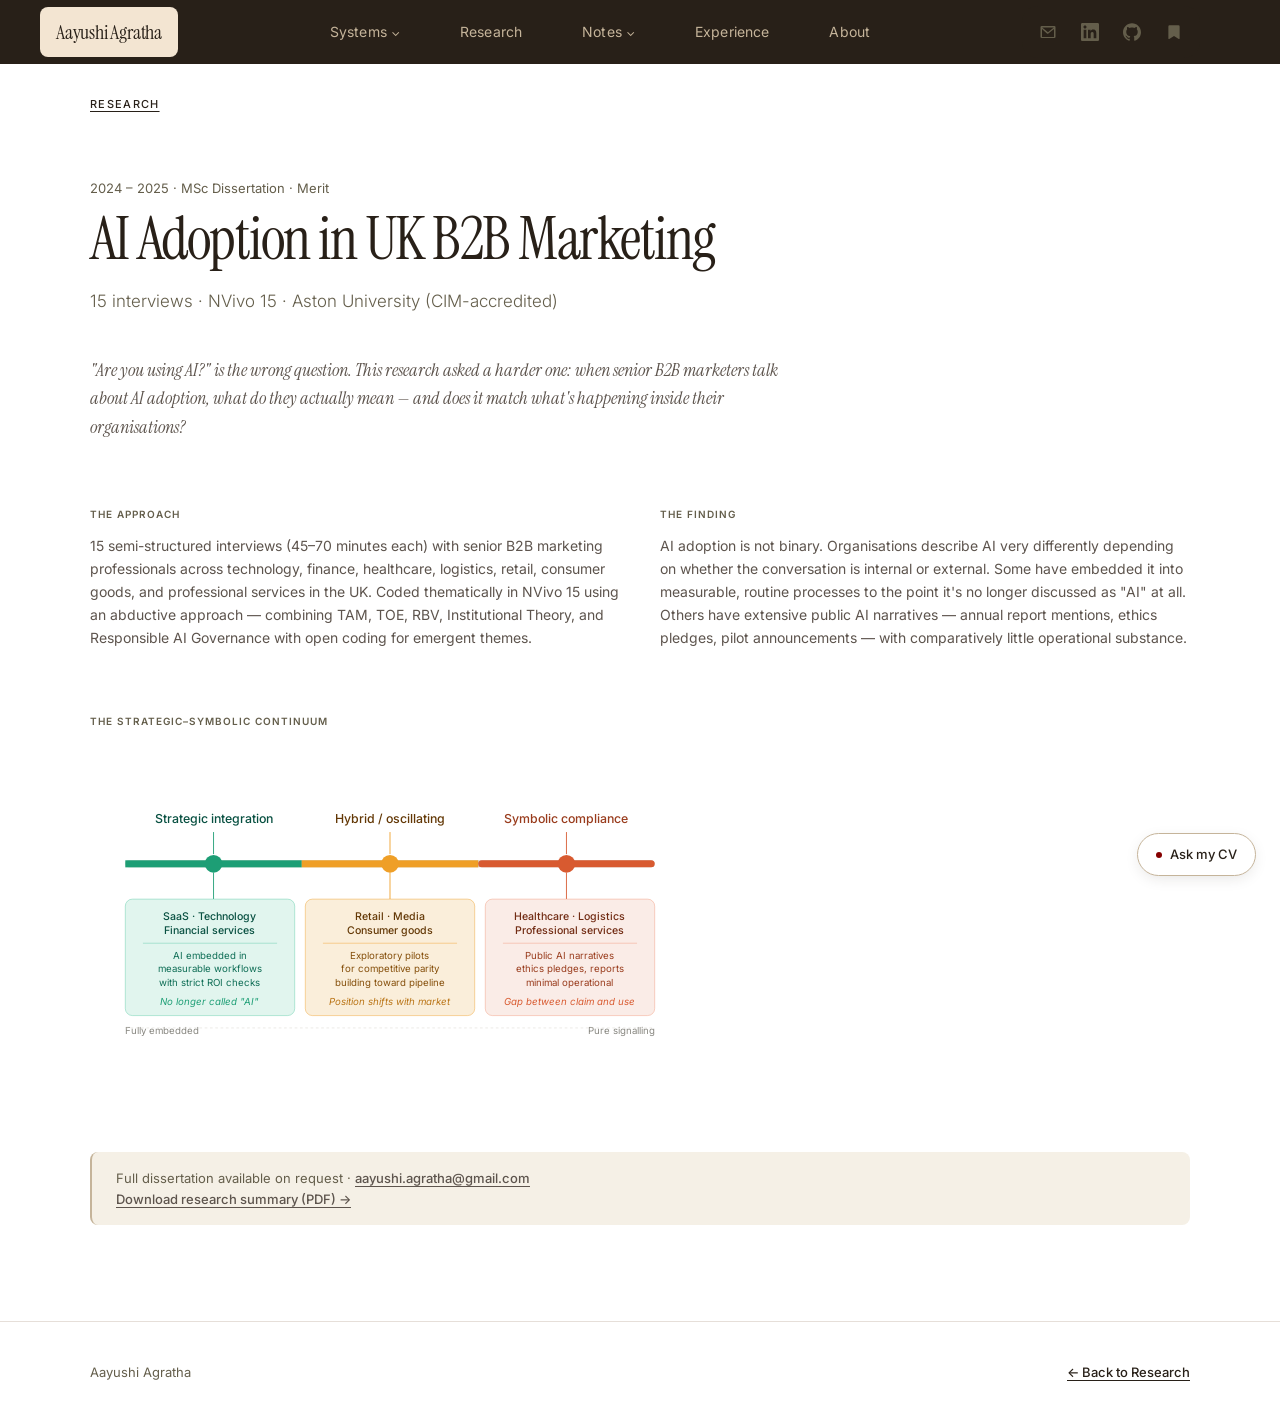
<file: research/index.html>
<!DOCTYPE html>
<html lang="en">
<head>
  <meta charset="UTF-8">
  <meta name="viewport" content="width=device-width, initial-scale=1.0">
  <title>AI Adoption in UK B2B Marketing — Aayushi Agratha</title>
  <meta name="description" content="MSc dissertation: 15 interviews with UK B2B marketers on how AI adoption actually happens inside organisations, coded in NVivo 15.">
  <link rel="preconnect" href="https://fonts.googleapis.com">
  <link rel="preconnect" href="https://fonts.gstatic.com" crossorigin>
  <link href="https://fonts.googleapis.com/css2?family=Instrument+Serif:ital@0;1&family=Inter:wght@300;400;500&display=swap" rel="stylesheet">
  <link rel="stylesheet" href="../styles.css">
</head>
<body>

  <a href="#main-content" class="skip-link">Skip to content</a>

  <header class="nav">
    <div class="nav-inner">
      <a href="../index.html" class="nav-name">Aayushi Agratha</a>
      <nav class="nav-links">
        <div class="nav-item has-dropdown">
          <a href="../index.html#systems" class="nav-link">Systems</a>
          <div class="nav-dropdown" data-nav-dropdown="systems"></div>
        </div>
        <a href="../index.html#research" class="nav-link">Research</a>
        <div class="nav-item has-dropdown">
          <a href="../notes/" class="nav-link">Notes</a>
          <div class="nav-dropdown" data-nav-dropdown="notes"></div>
        </div>
        <a href="../index.html#experience" class="nav-link">Experience</a>
        <a href="../index.html#about" class="nav-link">About</a>
      </nav>
      <div class="social-pill social-pill--nav nav-social">
        <a href="mailto:aayushi.agratha@gmail.com" class="social-item" aria-label="Email">
          <span class="social-icon"><svg fill="currentColor" role="img" viewBox="0 0 24 24" xmlns="http://www.w3.org/2000/svg"><title>Email</title>
<path d="M2 5.5A1.5 1.5 0 0 1 3.5 4h17A1.5 1.5 0 0 1 22 5.5v13a1.5 1.5 0 0 1-1.5 1.5h-17A1.5 1.5 0 0 1 2 18.5v-13Zm2.2.5 7.8 6.4L19.8 6H4.2ZM20 7.9l-7.53 6.19a1.5 1.5 0 0 1-1.9 0L4 7.9v10.6h16V7.9Z"/>
</svg></span>
          <span class="social-tip">Email</span>
        </a>
        <a href="https://linkedin.com/in/aayushiagratha" target="_blank" rel="noopener noreferrer" class="social-item" aria-label="LinkedIn">
          <span class="social-icon"><svg fill="currentColor" role="img" viewBox="0 0 24 24" xmlns="http://www.w3.org/2000/svg"><title>LinkedIn</title><path d="M20.447 20.452h-3.554v-5.569c0-1.328-.027-3.037-1.852-3.037-1.853 0-2.136 1.445-2.136 2.939v5.667H9.351V9h3.414v1.561h.046c.477-.9 1.637-1.85 3.37-1.85 3.601 0 4.267 2.37 4.267 5.455v6.286zM5.337 7.433c-1.144 0-2.063-.926-2.063-2.065 0-1.138.92-2.063 2.063-2.063 1.14 0 2.064.925 2.064 2.063 0 1.139-.925 2.065-2.064 2.065zm1.782 13.019H3.555V9h3.564v11.452zM22.225 0H1.771C.792 0 0 .774 0 1.729v20.542C0 23.227.792 24 1.771 24h20.451C23.2 24 24 23.227 24 22.271V1.729C24 .774 23.2 0 22.222 0h.003z"/></svg></span>
          <span class="social-tip">LinkedIn</span>
        </a>
        <a href="https://github.com/aayushiagratha" target="_blank" rel="noopener noreferrer" class="social-item" aria-label="GitHub">
          <span class="social-icon"><svg fill="currentColor" role="img" viewBox="0 0 24 24" xmlns="http://www.w3.org/2000/svg"><title>GitHub</title><path d="M12 .297c-6.63 0-12 5.373-12 12 0 5.303 3.438 9.8 8.205 11.385.6.113.82-.258.82-.577 0-.285-.01-1.04-.015-2.04-3.338.724-4.042-1.61-4.042-1.61C4.422 18.07 3.633 17.7 3.633 17.7c-1.087-.744.084-.729.084-.729 1.205.084 1.838 1.236 1.838 1.236 1.07 1.835 2.809 1.305 3.495.998.108-.776.417-1.305.76-1.605-2.665-.3-5.466-1.332-5.466-5.93 0-1.31.465-2.38 1.235-3.22-.135-.303-.54-1.523.105-3.176 0 0 1.005-.322 3.3 1.23.96-.267 1.98-.399 3-.405 1.02.006 2.04.138 3 .405 2.28-1.552 3.285-1.23 3.285-1.23.645 1.653.24 2.873.12 3.176.765.84 1.23 1.91 1.23 3.22 0 4.61-2.805 5.625-5.475 5.92.42.36.81 1.096.81 2.22 0 1.606-.015 2.896-.015 3.286 0 .315.21.69.825.57C20.565 22.092 24 17.592 24 12.297c0-6.627-5.373-12-12-12"/></svg></span>
          <span class="social-tip">GitHub</span>
        </a>
        <a href="https://www.playbook.com/s/aayushiagratha/o82hjyKJjJtqUk6vEiYqnMmT" target="_blank" rel="noopener noreferrer" class="social-item" aria-label="Playbook">
          <span class="social-icon"><svg fill="currentColor" role="img" viewBox="0 0 24 24" xmlns="http://www.w3.org/2000/svg"><title>Playbook</title>
<path d="M6 3a1.5 1.5 0 0 0-1.5 1.5v16.19a.75.75 0 0 0 1.157.63L12 17.29l6.343 4.03A.75.75 0 0 0 19.5 20.69V4.5A1.5 1.5 0 0 0 18 3H6Z"/>
</svg></span>
          <span class="social-tip">Playbook</span>
        </a>
      </div>
      <button class="nav-menu-btn" id="menuBtn" aria-label="Menu" aria-expanded="false" aria-controls="mobileNav">
        <span></span><span></span>
      </button>
    </div>
  </header>

  <div class="mobile-nav" id="mobileNav">
    <a href="../index.html#systems" class="mobile-nav-link">Systems</a>
    <a href="../index.html#research" class="mobile-nav-link">Research</a>
    <a href="../notes/" class="mobile-nav-link">Notes</a>
    <a href="../index.html#experience" class="mobile-nav-link">Experience</a>
    <a href="../index.html#about" class="mobile-nav-link">About</a>
    <a href="mailto:aayushi.agratha@gmail.com" class="mobile-nav-link">Email</a>
    <a href="https://linkedin.com/in/aayushiagratha" target="_blank" rel="noopener noreferrer" class="mobile-nav-link">LinkedIn</a>
    <a href="https://github.com/aayushiagratha" target="_blank" rel="noopener noreferrer" class="mobile-nav-link">GitHub</a>
    <a href="https://www.playbook.com/s/aayushiagratha/o82hjyKJjJtqUk6vEiYqnMmT" target="_blank" rel="noopener noreferrer" class="mobile-nav-link">Playbook</a>
  </div>

  <main id="main-content">
    <section class="section" style="padding-bottom: 0;">
      <div class="section-inner">
        <div class="section-header">
          <span class="section-label"><a href="../index.html#research" class="detail-link" style="font-size:11px; text-transform:uppercase; letter-spacing:0.12em; font-weight:500;">Research</a></span>
        </div>

        <div class="pp-hero">
          <p style="font-size: 13px; color: var(--ink-muted); margin-bottom: var(--space-s);">2024 – 2025 · MSc Dissertation · Merit</p>
          <h1 class="pp-title">AI Adoption in UK B2B Marketing</h1>
          <p class="pp-tagline">15 interviews · NVivo 15 · Aston University (CIM-accredited)</p>
        </div>

        <div class="detail-block" style="margin-bottom: var(--space-2xl);">
          <p class="detail-lead">"Are you using AI?" is the wrong question. This research asked a harder one: when senior B2B marketers talk about AI adoption, what do they actually mean — and does it match what's happening inside their organisations?</p>
        </div>

        <div class="detail-cols" style="margin-bottom: var(--space-2xl);">
          <div class="detail-col">
            <h4 class="detail-label">The approach</h4>
            <p>15 semi-structured interviews (45–70 minutes each) with senior B2B marketing professionals across technology, finance, healthcare, logistics, retail, consumer goods, and professional services in the UK. Coded thematically in NVivo 15 using an abductive approach — combining TAM, TOE, RBV, Institutional Theory, and Responsible AI Governance with open coding for emergent themes.</p>
          </div>
          <div class="detail-col">
            <h4 class="detail-label">The finding</h4>
            <p>AI adoption is not binary. Organisations describe AI very differently depending on whether the conversation is internal or external. Some have embedded it into measurable, routine processes to the point it's no longer discussed as "AI" at all. Others have extensive public AI narratives — annual report mentions, ethics pledges, pilot announcements — with comparatively little operational substance.</p>
          </div>
        </div>

        <div class="detail-block" style="margin-bottom: var(--space-2xl);">
          <h4 class="detail-label">The Strategic–Symbolic Continuum</h4>
          <div class="architecture-diagram" style="margin: var(--space-m) 0 var(--space-xl) 0;">
            <svg width="100%" viewBox="0 0 680 320" role="img">
  <title>The Strategic–Symbolic Continuum</title>
  <desc>A horizontal spectrum from Strategic Integration through Hybrid/Oscillating to Symbolic Compliance, with sectors and behaviours for each position.</desc>
  <rect x="40" y="108" width="600" height="8" rx="4" fill="#D3D1C7"/>
  <rect x="40" y="108" width="200" height="8" rx="0" fill="#1D9E75"/>
  <rect x="240" y="108" width="200" height="8" rx="0" fill="#EF9F27"/>
  <rect x="440" y="108" width="200" height="8" rx="4" fill="#D85A30"/>
  <circle cx="140" cy="112" r="10" fill="#1D9E75"/>
  <circle cx="340" cy="112" r="10" fill="#EF9F27"/>
  <circle cx="540" cy="112" r="10" fill="#D85A30"/>
  <line x1="140" y1="101" x2="140" y2="76" stroke="#1D9E75" stroke-width="1"/>
  <line x1="340" y1="101" x2="340" y2="76" stroke="#EF9F27" stroke-width="1"/>
  <line x1="540" y1="101" x2="540" y2="76" stroke="#D85A30" stroke-width="1"/>
  <text x="140" y="66" text-anchor="middle" style="font-family:inherit;font-size:14px;font-weight:500;fill:#085041">Strategic integration</text>
  <text x="340" y="66" text-anchor="middle" style="font-family:inherit;font-size:14px;font-weight:500;fill:#633806">Hybrid / oscillating</text>
  <text x="540" y="66" text-anchor="middle" style="font-family:inherit;font-size:14px;font-weight:500;fill:#993C1D">Symbolic compliance</text>
  <line x1="140" y1="122" x2="140" y2="152" stroke="#1D9E75" stroke-width="1"/>
  <line x1="340" y1="122" x2="340" y2="152" stroke="#EF9F27" stroke-width="1"/>
  <line x1="540" y1="122" x2="540" y2="152" stroke="#D85A30" stroke-width="1"/>
  <rect x="40" y="152" width="192" height="132" rx="8" fill="#E1F5EE" stroke="#5DCAA5" stroke-width="0.5"/>
  <text x="136" y="176" text-anchor="middle" style="font-family:inherit;font-size:12px;font-weight:500;fill:#085041">SaaS · Technology</text>
  <text x="136" y="192" text-anchor="middle" style="font-family:inherit;font-size:12px;font-weight:500;fill:#085041">Financial services</text>
  <line x1="60" y1="202" x2="212" y2="202" stroke="#5DCAA5" stroke-width="0.5"/>
  <text x="136" y="220" text-anchor="middle" style="font-family:inherit;font-size:11px;fill:#0F6E56">AI embedded in</text>
  <text x="136" y="235" text-anchor="middle" style="font-family:inherit;font-size:11px;fill:#0F6E56">measurable workflows</text>
  <text x="136" y="250" text-anchor="middle" style="font-family:inherit;font-size:11px;fill:#0F6E56">with strict ROI checks</text>
  <text x="136" y="272" text-anchor="middle" style="font-family:inherit;font-size:11px;fill:#1D9E75;font-style:italic">No longer called "AI"</text>
  <rect x="244" y="152" width="192" height="132" rx="8" fill="#FAEEDA" stroke="#EF9F27" stroke-width="0.5"/>
  <text x="340" y="176" text-anchor="middle" style="font-family:inherit;font-size:12px;font-weight:500;fill:#633806">Retail · Media</text>
  <text x="340" y="192" text-anchor="middle" style="font-family:inherit;font-size:12px;font-weight:500;fill:#633806">Consumer goods</text>
  <line x1="264" y1="202" x2="416" y2="202" stroke="#EF9F27" stroke-width="0.5"/>
  <text x="340" y="220" text-anchor="middle" style="font-family:inherit;font-size:11px;fill:#854F0B">Exploratory pilots</text>
  <text x="340" y="235" text-anchor="middle" style="font-family:inherit;font-size:11px;fill:#854F0B">for competitive parity</text>
  <text x="340" y="250" text-anchor="middle" style="font-family:inherit;font-size:11px;fill:#854F0B">building toward pipeline</text>
  <text x="340" y="272" text-anchor="middle" style="font-family:inherit;font-size:11px;fill:#BA7517;font-style:italic">Position shifts with market</text>
  <rect x="448" y="152" width="192" height="132" rx="8" fill="#FAECE7" stroke="#F0997B" stroke-width="0.5"/>
  <text x="544" y="176" text-anchor="middle" style="font-family:inherit;font-size:12px;font-weight:500;fill:#712B13">Healthcare · Logistics</text>
  <text x="544" y="192" text-anchor="middle" style="font-family:inherit;font-size:12px;font-weight:500;fill:#712B13">Professional services</text>
  <line x1="468" y1="202" x2="620" y2="202" stroke="#F0997B" stroke-width="0.5"/>
  <text x="544" y="220" text-anchor="middle" style="font-family:inherit;font-size:11px;fill:#993C1D">Public AI narratives</text>
  <text x="544" y="235" text-anchor="middle" style="font-family:inherit;font-size:11px;fill:#993C1D">ethics pledges, reports</text>
  <text x="544" y="250" text-anchor="middle" style="font-family:inherit;font-size:11px;fill:#993C1D">minimal operational</text>
  <text x="544" y="272" text-anchor="middle" style="font-family:inherit;font-size:11px;fill:#D85A30;font-style:italic">Gap between claim and use</text>
  <text x="40" y="305" text-anchor="start" style="font-family:inherit;font-size:11px;fill:#888780">Fully embedded</text>
  <text x="640" y="305" text-anchor="end" style="font-family:inherit;font-size:11px;fill:#888780">Pure signalling</text>
  <line x1="40" y1="298" x2="640" y2="298" stroke="#D3D1C7" stroke-width="0.5" stroke-dasharray="3 3"/>
</svg>
          </div>
        </div>

        <div class="detail-note" style="margin-bottom: var(--space-2xl);">
          <p>Full dissertation available on request · <a href="mailto:aayushi.agratha@gmail.com" class="detail-link">aayushi.agratha@gmail.com</a></p>
          <a href="../AI_Adoption_Research_Summary.pdf" class="detail-link" download>Download research summary (PDF) →</a>
        </div>
      </div>
    </section>
  </main>

  <footer class="footer">
    <div class="footer-inner">
      <span>Aayushi Agratha</span>
      <span><a href="../index.html#research" class="detail-link">← Back to Research</a></span>
    </div>
  </footer>

  <a href="https://ask-my-cv-woad.vercel.app" class="ask-cv-float" data-ask-cv>
    <span class="ask-cv-dot"></span>Ask my CV
  </a>

  <div class="ask-cv-modal" id="askCvModal" role="dialog" aria-modal="true" aria-label="Ask my CV">
    <div class="ask-cv-modal-backdrop" data-ask-cv-close></div>
    <div class="ask-cv-modal-panel">
      <button class="ask-cv-modal-close" data-ask-cv-close aria-label="Close">×</button>
      <iframe src="https://ask-my-cv-woad.vercel.app" title="Ask my CV" loading="lazy"></iframe>
    </div>
  </div>

  <script src="../data/projects.js"></script>
  <script src="../data/notes.js"></script>
  <script src="../script.js"></script>
</body>
</html>
</file>
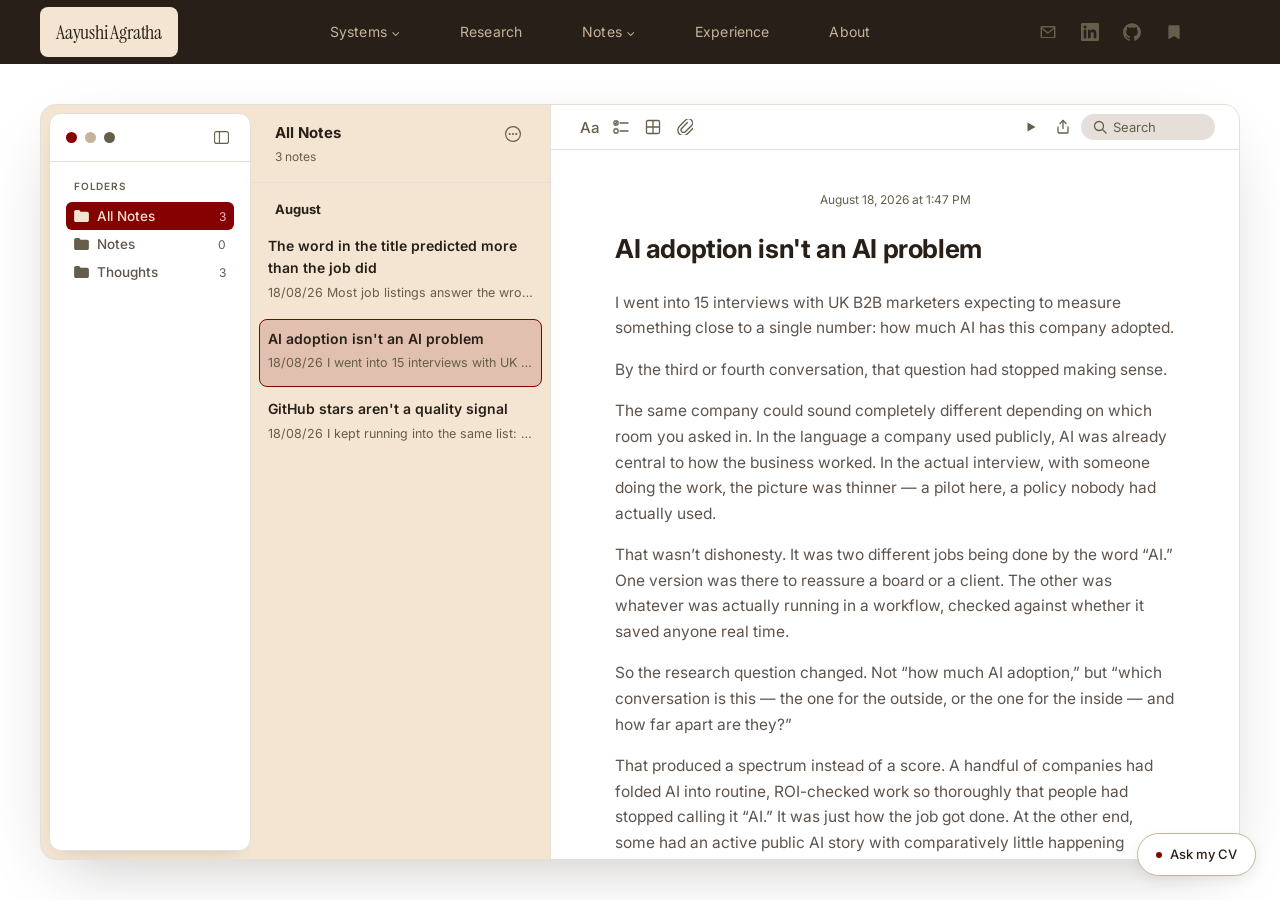
<file: notes/ai-adoption-isnt-an-ai-problem/index.html>
<!DOCTYPE html>
<html lang="en">
<head>
  <meta charset="UTF-8">
  <meta name="viewport" content="width=device-width, initial-scale=1.0">
  <title>AI adoption isn't an AI problem — Aayushi Agratha</title>
  <meta name="description" content="I went into 15 interviews with UK B2B marketers expecting to measure something close to a single number: how much AI has this company adopted.">
  <link rel="preconnect" href="https://fonts.googleapis.com">
  <link rel="preconnect" href="https://fonts.gstatic.com" crossorigin>
  <link href="https://fonts.googleapis.com/css2?family=Instrument+Serif:ital@0;1&family=Inter:wght@300;400;500&display=swap" rel="stylesheet">
  <link rel="stylesheet" href="../../styles.css">
</head>
<body>

  <a href="#main-content" class="skip-link">Skip to content</a>

  <header class="nav">
    <div class="nav-inner">
      <a href="../../index.html" class="nav-name">Aayushi Agratha</a>
      <nav class="nav-links">
        <div class="nav-item has-dropdown">
          <a href="../../index.html#systems" class="nav-link">Systems</a>
          <div class="nav-dropdown" data-nav-dropdown="systems"></div>
        </div>
        <a href="../../index.html#research" class="nav-link">Research</a>
        <div class="nav-item has-dropdown">
          <a href="../../notes/" class="nav-link">Notes</a>
          <div class="nav-dropdown" data-nav-dropdown="notes"></div>
        </div>
        <a href="../../index.html#experience" class="nav-link">Experience</a>
        <a href="../../index.html#about" class="nav-link">About</a>
      </nav>
      <div class="social-pill social-pill--nav nav-social">
        <a href="mailto:aayushi.agratha@gmail.com" class="social-item" aria-label="Email">
          <span class="social-icon"><svg fill="currentColor" role="img" viewBox="0 0 24 24" xmlns="http://www.w3.org/2000/svg"><title>Email</title>
<path d="M2 5.5A1.5 1.5 0 0 1 3.5 4h17A1.5 1.5 0 0 1 22 5.5v13a1.5 1.5 0 0 1-1.5 1.5h-17A1.5 1.5 0 0 1 2 18.5v-13Zm2.2.5 7.8 6.4L19.8 6H4.2ZM20 7.9l-7.53 6.19a1.5 1.5 0 0 1-1.9 0L4 7.9v10.6h16V7.9Z"/>
</svg></span>
          <span class="social-tip">Email</span>
        </a>
        <a href="https://linkedin.com/in/aayushiagratha" target="_blank" rel="noopener noreferrer" class="social-item" aria-label="LinkedIn">
          <span class="social-icon"><svg fill="currentColor" role="img" viewBox="0 0 24 24" xmlns="http://www.w3.org/2000/svg"><title>LinkedIn</title><path d="M20.447 20.452h-3.554v-5.569c0-1.328-.027-3.037-1.852-3.037-1.853 0-2.136 1.445-2.136 2.939v5.667H9.351V9h3.414v1.561h.046c.477-.9 1.637-1.85 3.37-1.85 3.601 0 4.267 2.37 4.267 5.455v6.286zM5.337 7.433c-1.144 0-2.063-.926-2.063-2.065 0-1.138.92-2.063 2.063-2.063 1.14 0 2.064.925 2.064 2.063 0 1.139-.925 2.065-2.064 2.065zm1.782 13.019H3.555V9h3.564v11.452zM22.225 0H1.771C.792 0 0 .774 0 1.729v20.542C0 23.227.792 24 1.771 24h20.451C23.2 24 24 23.227 24 22.271V1.729C24 .774 23.2 0 22.222 0h.003z"/></svg></span>
          <span class="social-tip">LinkedIn</span>
        </a>
        <a href="https://github.com/aayushiagratha" target="_blank" rel="noopener noreferrer" class="social-item" aria-label="GitHub">
          <span class="social-icon"><svg fill="currentColor" role="img" viewBox="0 0 24 24" xmlns="http://www.w3.org/2000/svg"><title>GitHub</title><path d="M12 .297c-6.63 0-12 5.373-12 12 0 5.303 3.438 9.8 8.205 11.385.6.113.82-.258.82-.577 0-.285-.01-1.04-.015-2.04-3.338.724-4.042-1.61-4.042-1.61C4.422 18.07 3.633 17.7 3.633 17.7c-1.087-.744.084-.729.084-.729 1.205.084 1.838 1.236 1.838 1.236 1.07 1.835 2.809 1.305 3.495.998.108-.776.417-1.305.76-1.605-2.665-.3-5.466-1.332-5.466-5.93 0-1.31.465-2.38 1.235-3.22-.135-.303-.54-1.523.105-3.176 0 0 1.005-.322 3.3 1.23.96-.267 1.98-.399 3-.405 1.02.006 2.04.138 3 .405 2.28-1.552 3.285-1.23 3.285-1.23.645 1.653.24 2.873.12 3.176.765.84 1.23 1.91 1.23 3.22 0 4.61-2.805 5.625-5.475 5.92.42.36.81 1.096.81 2.22 0 1.606-.015 2.896-.015 3.286 0 .315.21.69.825.57C20.565 22.092 24 17.592 24 12.297c0-6.627-5.373-12-12-12"/></svg></span>
          <span class="social-tip">GitHub</span>
        </a>
        <a href="https://www.playbook.com/s/aayushiagratha/o82hjyKJjJtqUk6vEiYqnMmT" target="_blank" rel="noopener noreferrer" class="social-item" aria-label="Playbook">
          <span class="social-icon"><svg fill="currentColor" role="img" viewBox="0 0 24 24" xmlns="http://www.w3.org/2000/svg"><title>Playbook</title>
<path d="M6 3a1.5 1.5 0 0 0-1.5 1.5v16.19a.75.75 0 0 0 1.157.63L12 17.29l6.343 4.03A.75.75 0 0 0 19.5 20.69V4.5A1.5 1.5 0 0 0 18 3H6Z"/>
</svg></span>
          <span class="social-tip">Playbook</span>
        </a>
      </div>
      <button class="nav-menu-btn" id="menuBtn" aria-label="Menu" aria-expanded="false" aria-controls="mobileNav">
        <span></span><span></span>
      </button>
    </div>
  </header>

  <div class="mobile-nav" id="mobileNav">
    <a href="../../index.html#systems" class="mobile-nav-link">Systems</a>
    <a href="../../index.html#research" class="mobile-nav-link">Research</a>
    <a href="../../notes/" class="mobile-nav-link">Notes</a>
    <a href="../../index.html#experience" class="mobile-nav-link">Experience</a>
    <a href="../../index.html#about" class="mobile-nav-link">About</a>
    <a href="mailto:aayushi.agratha@gmail.com" class="mobile-nav-link">Email</a>
    <a href="https://linkedin.com/in/aayushiagratha" target="_blank" rel="noopener noreferrer" class="mobile-nav-link">LinkedIn</a>
    <a href="https://github.com/aayushiagratha" target="_blank" rel="noopener noreferrer" class="mobile-nav-link">GitHub</a>
    <a href="https://www.playbook.com/s/aayushiagratha/o82hjyKJjJtqUk6vEiYqnMmT" target="_blank" rel="noopener noreferrer" class="mobile-nav-link">Playbook</a>
  </div>

  <main id="main-content" class="notes-app">
    <div class="notes-sidebar">
      <div class="notes-sidebar-topbar">
        <span class="notes-dot notes-dot--1"></span>
        <span class="notes-dot notes-dot--2"></span>
        <span class="notes-dot notes-dot--3"></span>
        <button class="notes-sidebar-toggle" type="button" aria-label="Toggle sidebar"><svg width="15" height="13" viewBox="0 0 15 13" fill="none" xmlns="http://www.w3.org/2000/svg"><rect x="0.6" y="0.6" width="13.8" height="11.8" rx="2" stroke="currentColor" stroke-width="1.1"/><line x1="5.4" y1="0.6" x2="5.4" y2="12.4" stroke="currentColor" stroke-width="1.1"/></svg></button>
      </div>
      <div class="notes-sidebar-nav">
        <div class="notes-sidebar-label">Folders</div>
        <button type="button" class="notes-sidebar-folder notes-sidebar-folder--active" data-folder="all"><svg width="15" height="12" viewBox="0 0 16 13" fill="currentColor" xmlns="http://www.w3.org/2000/svg"><path d="M0 2C0 0.895 0.895 0 2 0H5.5L7 1.8H14C15.105 1.8 16 2.695 16 3.8V11C16 12.105 15.105 13 14 13H2C0.895 13 0 12.105 0 11V2Z"/></svg><span>All Notes</span><span class="notes-sidebar-count">3</span></button>
        <button type="button" class="notes-sidebar-folder" data-folder="Notes"><svg width="15" height="12" viewBox="0 0 16 13" fill="currentColor" xmlns="http://www.w3.org/2000/svg"><path d="M0 2C0 0.895 0.895 0 2 0H5.5L7 1.8H14C15.105 1.8 16 2.695 16 3.8V11C16 12.105 15.105 13 14 13H2C0.895 13 0 12.105 0 11V2Z"/></svg><span>Notes</span><span class="notes-sidebar-count">0</span></button>
        <button type="button" class="notes-sidebar-folder" data-folder="Thoughts"><svg width="15" height="12" viewBox="0 0 16 13" fill="currentColor" xmlns="http://www.w3.org/2000/svg"><path d="M0 2C0 0.895 0.895 0 2 0H5.5L7 1.8H14C15.105 1.8 16 2.695 16 3.8V11C16 12.105 15.105 13 14 13H2C0.895 13 0 12.105 0 11V2Z"/></svg><span>Thoughts</span><span class="notes-sidebar-count">3</span></button>
      </div>
    </div>

    <div class="notes-list-pane">
      <div class="notes-list-header">
        <div>
          <div class="notes-list-title">All Notes</div>
          <div class="notes-list-count">3 notes</div>
        </div>
        <button class="notes-more-btn" type="button" aria-label="More"><svg width="18" height="18" viewBox="0 0 18 18" fill="none" xmlns="http://www.w3.org/2000/svg"><circle cx="9" cy="9" r="7.4" stroke="currentColor" stroke-width="1.2"/><circle cx="5.7" cy="9" r="1.1" fill="currentColor"/><circle cx="9" cy="9" r="1.1" fill="currentColor"/><circle cx="12.3" cy="9" r="1.1" fill="currentColor"/></svg></button>
      </div>
      <div class="notes-list-scroll">
        <div class="notes-list-month">August</div>
      <a href="../../notes/the-word-in-the-title-predicted-more-than-the-job-did/" class="notes-item" data-folder="Thoughts">
        <div class="notes-item-title">The word in the title predicted more than the job did</div>
        <div class="notes-item-preview"><span class="notes-item-date">18/08/26</span> Most job listings answer the wrong question first. They tell...</div>
      </a>
      <a href="../../notes/ai-adoption-isnt-an-ai-problem/" class="notes-item active" data-folder="Thoughts">
        <div class="notes-item-title">AI adoption isn't an AI problem</div>
        <div class="notes-item-preview"><span class="notes-item-date">18/08/26</span> I went into 15 interviews with UK B2B marketers expecting to...</div>
      </a>
      <a href="../../notes/github-stars-arent-a-quality-signal/" class="notes-item" data-folder="Thoughts">
        <div class="notes-item-title">GitHub stars aren't a quality signal</div>
        <div class="notes-item-preview"><span class="notes-item-date">18/08/26</span> I kept running into the same list: “Best AI marketing skills...</div>
      </a>
        <div class="notes-list-empty">No notes in this folder.</div>
      </div>
    </div>

    <div class="notes-reading-pane">
      <div class="notes-reading-toolbar">
        <div class="notes-toolbar-group">
          <button class="notes-toolbar-btn notes-toolbar-btn--text" type="button">Aa</button>
          <button class="notes-toolbar-btn" type="button"><svg width="16" height="16" viewBox="0 0 16 16" fill="none" xmlns="http://www.w3.org/2000/svg"><rect x="1" y="2" width="4" height="4" rx="1" stroke="currentColor" stroke-width="1.3"/><path d="M2 4l0.8 0.8L4 3.2" stroke="currentColor" stroke-width="1.1" stroke-linecap="round" stroke-linejoin="round"/><line x1="7" y1="4" x2="15" y2="4" stroke="currentColor" stroke-width="1.3" stroke-linecap="round"/><rect x="1" y="10" width="4" height="4" rx="1" stroke="currentColor" stroke-width="1.3"/><line x1="7" y1="12" x2="15" y2="12" stroke="currentColor" stroke-width="1.3" stroke-linecap="round"/></svg></button>
          <button class="notes-toolbar-btn" type="button"><svg width="16" height="16" viewBox="0 0 16 16" fill="none" xmlns="http://www.w3.org/2000/svg"><rect x="1.5" y="1.5" width="13" height="13" rx="1.5" stroke="currentColor" stroke-width="1.3"/><line x1="1.5" y1="8" x2="14.5" y2="8" stroke="currentColor" stroke-width="1.3"/><line x1="8" y1="1.5" x2="8" y2="14.5" stroke="currentColor" stroke-width="1.3"/></svg></button>
          <button class="notes-toolbar-btn" type="button"><svg width="16" height="16" viewBox="0 0 16 16" fill="none" xmlns="http://www.w3.org/2000/svg"><path d="M10.5 3.5L4.8 9.2a2.5 2.5 0 0 0 3.54 3.54l6-6a4 4 0 0 0-5.66-5.66l-6.2 6.2a5.5 5.5 0 0 0 7.78 7.78l5.5-5.5" stroke="currentColor" stroke-width="1.3" stroke-linecap="round" stroke-linejoin="round"/></svg></button>
        </div>
        <div class="notes-toolbar-group">
          <button class="notes-toolbar-btn notes-play-btn" type="button" aria-label="Listen to this note"><svg width="14" height="14" viewBox="0 0 14 14" fill="currentColor" xmlns="http://www.w3.org/2000/svg"><path d="M3.5 2.5v9l8-4.5-8-4.5z"/></svg></button>
          <button class="notes-toolbar-btn" type="button"><svg width="16" height="16" viewBox="0 0 16 16" fill="none" xmlns="http://www.w3.org/2000/svg"><path d="M8 1.5v8" stroke="currentColor" stroke-width="1.3" stroke-linecap="round"/><path d="M5 4.5L8 1.5l3 3" stroke="currentColor" stroke-width="1.3" stroke-linecap="round" stroke-linejoin="round"/><path d="M3 8v5a1 1 0 0 0 1 1h8a1 1 0 0 0 1-1V8" stroke="currentColor" stroke-width="1.3" stroke-linecap="round" stroke-linejoin="round"/></svg></button>
          <label class="notes-toolbar-search"><svg width="14" height="14" viewBox="0 0 14 14" fill="none" xmlns="http://www.w3.org/2000/svg"><circle cx="6" cy="6" r="4.5" stroke="currentColor" stroke-width="1.3"/><line x1="9.3" y1="9.3" x2="13" y2="13" stroke="currentColor" stroke-width="1.3" stroke-linecap="round"/></svg><input type="search" class="notes-search-input" placeholder="Search" aria-label="Search notes"></label>
        </div>
      </div>
      <div class="notes-reading-inner">
        <div class="notes-reading-meta">August 18, 2026 at 1:47 PM</div>
        <h1 class="notes-reading-title">AI adoption isn't an AI problem</h1>
        <div class="notes-reading-body">
          <p>I went into 15 interviews with UK B2B marketers expecting to measure something close to a single number: how much AI has this company adopted.</p>
          <p>By the third or fourth conversation, that question had stopped making sense.</p>
          <p>The same company could sound completely different depending on which room you asked in. In the language a company used publicly, AI was already central to how the business worked. In the actual interview, with someone doing the work, the picture was thinner — a pilot here, a policy nobody had actually used.</p>
          <p>That wasn’t dishonesty. It was two different jobs being done by the word “AI.” One version was there to reassure a board or a client. The other was whatever was actually running in a workflow, checked against whether it saved anyone real time.</p>
          <p>So the research question changed. Not “how much AI adoption,” but “which conversation is this — the one for the outside, or the one for the inside — and how far apart are they?”</p>
          <p>That produced a spectrum instead of a score. A handful of companies had folded AI into routine, ROI-checked work so thoroughly that people had stopped calling it “AI.” It was just how the job got done. At the other end, some had an active public AI story with comparatively little happening underneath it. Most moved between the two, depending on what the market around them was doing that quarter.</p>
          <p>The finding that stuck with me wasn’t about any single company. It was that “are you using AI” is close to a useless question, because it assumes one honest answer exists. The more useful question is which of the two conversations you’re being handed, and how much distance separates them.</p>
          <p>I think about that distance a lot now, whenever I look at what a company, including my own projects, claims to be doing with AI versus what a person inside it would actually tell you if you asked properly.</p>
        </div>
      </div>
    </div>
  </main>

  <a href="https://ask-my-cv-woad.vercel.app" class="ask-cv-float" data-ask-cv>
    <span class="ask-cv-dot"></span>Ask my CV
  </a>

  <div class="ask-cv-modal" id="askCvModal" role="dialog" aria-modal="true" aria-label="Ask my CV">
    <div class="ask-cv-modal-backdrop" data-ask-cv-close></div>
    <div class="ask-cv-modal-panel">
      <button class="ask-cv-modal-close" data-ask-cv-close aria-label="Close">×</button>
      <iframe src="https://ask-my-cv-woad.vercel.app" title="Ask my CV" loading="lazy"></iframe>
    </div>
  </div>

  <script src="../../data/projects.js"></script>
  <script src="../../data/notes.js"></script>
  <script src="../../script.js"></script>

</body>
</html>
</file>
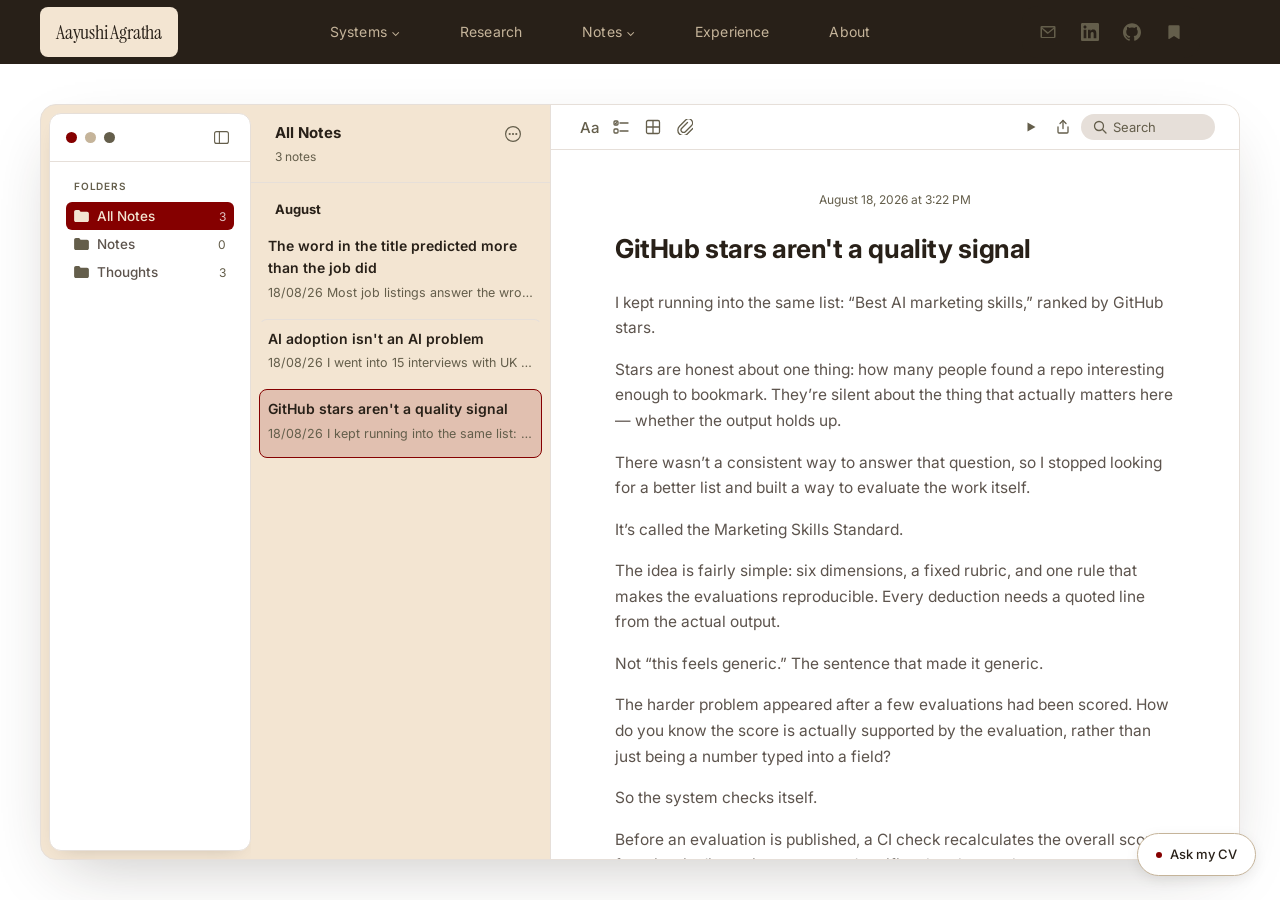
<file: notes/github-stars-arent-a-quality-signal/index.html>
<!DOCTYPE html>
<html lang="en">
<head>
  <meta charset="UTF-8">
  <meta name="viewport" content="width=device-width, initial-scale=1.0">
  <title>GitHub stars aren't a quality signal — Aayushi Agratha</title>
  <meta name="description" content="I kept running into the same list: “Best AI marketing skills,” ranked by GitHub stars.">
  <link rel="preconnect" href="https://fonts.googleapis.com">
  <link rel="preconnect" href="https://fonts.gstatic.com" crossorigin>
  <link href="https://fonts.googleapis.com/css2?family=Instrument+Serif:ital@0;1&family=Inter:wght@300;400;500&display=swap" rel="stylesheet">
  <link rel="stylesheet" href="../../styles.css">
</head>
<body>

  <a href="#main-content" class="skip-link">Skip to content</a>

  <header class="nav">
    <div class="nav-inner">
      <a href="../../index.html" class="nav-name">Aayushi Agratha</a>
      <nav class="nav-links">
        <div class="nav-item has-dropdown">
          <a href="../../index.html#systems" class="nav-link">Systems</a>
          <div class="nav-dropdown" data-nav-dropdown="systems"></div>
        </div>
        <a href="../../index.html#research" class="nav-link">Research</a>
        <div class="nav-item has-dropdown">
          <a href="../../notes/" class="nav-link">Notes</a>
          <div class="nav-dropdown" data-nav-dropdown="notes"></div>
        </div>
        <a href="../../index.html#experience" class="nav-link">Experience</a>
        <a href="../../index.html#about" class="nav-link">About</a>
      </nav>
      <div class="social-pill social-pill--nav nav-social">
        <a href="mailto:aayushi.agratha@gmail.com" class="social-item" aria-label="Email">
          <span class="social-icon"><svg fill="currentColor" role="img" viewBox="0 0 24 24" xmlns="http://www.w3.org/2000/svg"><title>Email</title>
<path d="M2 5.5A1.5 1.5 0 0 1 3.5 4h17A1.5 1.5 0 0 1 22 5.5v13a1.5 1.5 0 0 1-1.5 1.5h-17A1.5 1.5 0 0 1 2 18.5v-13Zm2.2.5 7.8 6.4L19.8 6H4.2ZM20 7.9l-7.53 6.19a1.5 1.5 0 0 1-1.9 0L4 7.9v10.6h16V7.9Z"/>
</svg></span>
          <span class="social-tip">Email</span>
        </a>
        <a href="https://linkedin.com/in/aayushiagratha" target="_blank" rel="noopener noreferrer" class="social-item" aria-label="LinkedIn">
          <span class="social-icon"><svg fill="currentColor" role="img" viewBox="0 0 24 24" xmlns="http://www.w3.org/2000/svg"><title>LinkedIn</title><path d="M20.447 20.452h-3.554v-5.569c0-1.328-.027-3.037-1.852-3.037-1.853 0-2.136 1.445-2.136 2.939v5.667H9.351V9h3.414v1.561h.046c.477-.9 1.637-1.85 3.37-1.85 3.601 0 4.267 2.37 4.267 5.455v6.286zM5.337 7.433c-1.144 0-2.063-.926-2.063-2.065 0-1.138.92-2.063 2.063-2.063 1.14 0 2.064.925 2.064 2.063 0 1.139-.925 2.065-2.064 2.065zm1.782 13.019H3.555V9h3.564v11.452zM22.225 0H1.771C.792 0 0 .774 0 1.729v20.542C0 23.227.792 24 1.771 24h20.451C23.2 24 24 23.227 24 22.271V1.729C24 .774 23.2 0 22.222 0h.003z"/></svg></span>
          <span class="social-tip">LinkedIn</span>
        </a>
        <a href="https://github.com/aayushiagratha" target="_blank" rel="noopener noreferrer" class="social-item" aria-label="GitHub">
          <span class="social-icon"><svg fill="currentColor" role="img" viewBox="0 0 24 24" xmlns="http://www.w3.org/2000/svg"><title>GitHub</title><path d="M12 .297c-6.63 0-12 5.373-12 12 0 5.303 3.438 9.8 8.205 11.385.6.113.82-.258.82-.577 0-.285-.01-1.04-.015-2.04-3.338.724-4.042-1.61-4.042-1.61C4.422 18.07 3.633 17.7 3.633 17.7c-1.087-.744.084-.729.084-.729 1.205.084 1.838 1.236 1.838 1.236 1.07 1.835 2.809 1.305 3.495.998.108-.776.417-1.305.76-1.605-2.665-.3-5.466-1.332-5.466-5.93 0-1.31.465-2.38 1.235-3.22-.135-.303-.54-1.523.105-3.176 0 0 1.005-.322 3.3 1.23.96-.267 1.98-.399 3-.405 1.02.006 2.04.138 3 .405 2.28-1.552 3.285-1.23 3.285-1.23.645 1.653.24 2.873.12 3.176.765.84 1.23 1.91 1.23 3.22 0 4.61-2.805 5.625-5.475 5.92.42.36.81 1.096.81 2.22 0 1.606-.015 2.896-.015 3.286 0 .315.21.69.825.57C20.565 22.092 24 17.592 24 12.297c0-6.627-5.373-12-12-12"/></svg></span>
          <span class="social-tip">GitHub</span>
        </a>
        <a href="https://www.playbook.com/s/aayushiagratha/o82hjyKJjJtqUk6vEiYqnMmT" target="_blank" rel="noopener noreferrer" class="social-item" aria-label="Playbook">
          <span class="social-icon"><svg fill="currentColor" role="img" viewBox="0 0 24 24" xmlns="http://www.w3.org/2000/svg"><title>Playbook</title>
<path d="M6 3a1.5 1.5 0 0 0-1.5 1.5v16.19a.75.75 0 0 0 1.157.63L12 17.29l6.343 4.03A.75.75 0 0 0 19.5 20.69V4.5A1.5 1.5 0 0 0 18 3H6Z"/>
</svg></span>
          <span class="social-tip">Playbook</span>
        </a>
      </div>
      <button class="nav-menu-btn" id="menuBtn" aria-label="Menu" aria-expanded="false" aria-controls="mobileNav">
        <span></span><span></span>
      </button>
    </div>
  </header>

  <div class="mobile-nav" id="mobileNav">
    <a href="../../index.html#systems" class="mobile-nav-link">Systems</a>
    <a href="../../index.html#research" class="mobile-nav-link">Research</a>
    <a href="../../notes/" class="mobile-nav-link">Notes</a>
    <a href="../../index.html#experience" class="mobile-nav-link">Experience</a>
    <a href="../../index.html#about" class="mobile-nav-link">About</a>
    <a href="mailto:aayushi.agratha@gmail.com" class="mobile-nav-link">Email</a>
    <a href="https://linkedin.com/in/aayushiagratha" target="_blank" rel="noopener noreferrer" class="mobile-nav-link">LinkedIn</a>
    <a href="https://github.com/aayushiagratha" target="_blank" rel="noopener noreferrer" class="mobile-nav-link">GitHub</a>
    <a href="https://www.playbook.com/s/aayushiagratha/o82hjyKJjJtqUk6vEiYqnMmT" target="_blank" rel="noopener noreferrer" class="mobile-nav-link">Playbook</a>
  </div>

  <main id="main-content" class="notes-app">
    <div class="notes-sidebar">
      <div class="notes-sidebar-topbar">
        <span class="notes-dot notes-dot--1"></span>
        <span class="notes-dot notes-dot--2"></span>
        <span class="notes-dot notes-dot--3"></span>
        <button class="notes-sidebar-toggle" type="button" aria-label="Toggle sidebar"><svg width="15" height="13" viewBox="0 0 15 13" fill="none" xmlns="http://www.w3.org/2000/svg"><rect x="0.6" y="0.6" width="13.8" height="11.8" rx="2" stroke="currentColor" stroke-width="1.1"/><line x1="5.4" y1="0.6" x2="5.4" y2="12.4" stroke="currentColor" stroke-width="1.1"/></svg></button>
      </div>
      <div class="notes-sidebar-nav">
        <div class="notes-sidebar-label">Folders</div>
        <button type="button" class="notes-sidebar-folder notes-sidebar-folder--active" data-folder="all"><svg width="15" height="12" viewBox="0 0 16 13" fill="currentColor" xmlns="http://www.w3.org/2000/svg"><path d="M0 2C0 0.895 0.895 0 2 0H5.5L7 1.8H14C15.105 1.8 16 2.695 16 3.8V11C16 12.105 15.105 13 14 13H2C0.895 13 0 12.105 0 11V2Z"/></svg><span>All Notes</span><span class="notes-sidebar-count">3</span></button>
        <button type="button" class="notes-sidebar-folder" data-folder="Notes"><svg width="15" height="12" viewBox="0 0 16 13" fill="currentColor" xmlns="http://www.w3.org/2000/svg"><path d="M0 2C0 0.895 0.895 0 2 0H5.5L7 1.8H14C15.105 1.8 16 2.695 16 3.8V11C16 12.105 15.105 13 14 13H2C0.895 13 0 12.105 0 11V2Z"/></svg><span>Notes</span><span class="notes-sidebar-count">0</span></button>
        <button type="button" class="notes-sidebar-folder" data-folder="Thoughts"><svg width="15" height="12" viewBox="0 0 16 13" fill="currentColor" xmlns="http://www.w3.org/2000/svg"><path d="M0 2C0 0.895 0.895 0 2 0H5.5L7 1.8H14C15.105 1.8 16 2.695 16 3.8V11C16 12.105 15.105 13 14 13H2C0.895 13 0 12.105 0 11V2Z"/></svg><span>Thoughts</span><span class="notes-sidebar-count">3</span></button>
      </div>
    </div>

    <div class="notes-list-pane">
      <div class="notes-list-header">
        <div>
          <div class="notes-list-title">All Notes</div>
          <div class="notes-list-count">3 notes</div>
        </div>
        <button class="notes-more-btn" type="button" aria-label="More"><svg width="18" height="18" viewBox="0 0 18 18" fill="none" xmlns="http://www.w3.org/2000/svg"><circle cx="9" cy="9" r="7.4" stroke="currentColor" stroke-width="1.2"/><circle cx="5.7" cy="9" r="1.1" fill="currentColor"/><circle cx="9" cy="9" r="1.1" fill="currentColor"/><circle cx="12.3" cy="9" r="1.1" fill="currentColor"/></svg></button>
      </div>
      <div class="notes-list-scroll">
        <div class="notes-list-month">August</div>
      <a href="../../notes/the-word-in-the-title-predicted-more-than-the-job-did/" class="notes-item" data-folder="Thoughts">
        <div class="notes-item-title">The word in the title predicted more than the job did</div>
        <div class="notes-item-preview"><span class="notes-item-date">18/08/26</span> Most job listings answer the wrong question first. They tell...</div>
      </a>
      <a href="../../notes/ai-adoption-isnt-an-ai-problem/" class="notes-item" data-folder="Thoughts">
        <div class="notes-item-title">AI adoption isn't an AI problem</div>
        <div class="notes-item-preview"><span class="notes-item-date">18/08/26</span> I went into 15 interviews with UK B2B marketers expecting to...</div>
      </a>
      <a href="../../notes/github-stars-arent-a-quality-signal/" class="notes-item active" data-folder="Thoughts">
        <div class="notes-item-title">GitHub stars aren't a quality signal</div>
        <div class="notes-item-preview"><span class="notes-item-date">18/08/26</span> I kept running into the same list: “Best AI marketing skills...</div>
      </a>
        <div class="notes-list-empty">No notes in this folder.</div>
      </div>
    </div>

    <div class="notes-reading-pane">
      <div class="notes-reading-toolbar">
        <div class="notes-toolbar-group">
          <button class="notes-toolbar-btn notes-toolbar-btn--text" type="button">Aa</button>
          <button class="notes-toolbar-btn" type="button"><svg width="16" height="16" viewBox="0 0 16 16" fill="none" xmlns="http://www.w3.org/2000/svg"><rect x="1" y="2" width="4" height="4" rx="1" stroke="currentColor" stroke-width="1.3"/><path d="M2 4l0.8 0.8L4 3.2" stroke="currentColor" stroke-width="1.1" stroke-linecap="round" stroke-linejoin="round"/><line x1="7" y1="4" x2="15" y2="4" stroke="currentColor" stroke-width="1.3" stroke-linecap="round"/><rect x="1" y="10" width="4" height="4" rx="1" stroke="currentColor" stroke-width="1.3"/><line x1="7" y1="12" x2="15" y2="12" stroke="currentColor" stroke-width="1.3" stroke-linecap="round"/></svg></button>
          <button class="notes-toolbar-btn" type="button"><svg width="16" height="16" viewBox="0 0 16 16" fill="none" xmlns="http://www.w3.org/2000/svg"><rect x="1.5" y="1.5" width="13" height="13" rx="1.5" stroke="currentColor" stroke-width="1.3"/><line x1="1.5" y1="8" x2="14.5" y2="8" stroke="currentColor" stroke-width="1.3"/><line x1="8" y1="1.5" x2="8" y2="14.5" stroke="currentColor" stroke-width="1.3"/></svg></button>
          <button class="notes-toolbar-btn" type="button"><svg width="16" height="16" viewBox="0 0 16 16" fill="none" xmlns="http://www.w3.org/2000/svg"><path d="M10.5 3.5L4.8 9.2a2.5 2.5 0 0 0 3.54 3.54l6-6a4 4 0 0 0-5.66-5.66l-6.2 6.2a5.5 5.5 0 0 0 7.78 7.78l5.5-5.5" stroke="currentColor" stroke-width="1.3" stroke-linecap="round" stroke-linejoin="round"/></svg></button>
        </div>
        <div class="notes-toolbar-group">
          <button class="notes-toolbar-btn notes-play-btn" type="button" aria-label="Listen to this note"><svg width="14" height="14" viewBox="0 0 14 14" fill="currentColor" xmlns="http://www.w3.org/2000/svg"><path d="M3.5 2.5v9l8-4.5-8-4.5z"/></svg></button>
          <button class="notes-toolbar-btn" type="button"><svg width="16" height="16" viewBox="0 0 16 16" fill="none" xmlns="http://www.w3.org/2000/svg"><path d="M8 1.5v8" stroke="currentColor" stroke-width="1.3" stroke-linecap="round"/><path d="M5 4.5L8 1.5l3 3" stroke="currentColor" stroke-width="1.3" stroke-linecap="round" stroke-linejoin="round"/><path d="M3 8v5a1 1 0 0 0 1 1h8a1 1 0 0 0 1-1V8" stroke="currentColor" stroke-width="1.3" stroke-linecap="round" stroke-linejoin="round"/></svg></button>
          <label class="notes-toolbar-search"><svg width="14" height="14" viewBox="0 0 14 14" fill="none" xmlns="http://www.w3.org/2000/svg"><circle cx="6" cy="6" r="4.5" stroke="currentColor" stroke-width="1.3"/><line x1="9.3" y1="9.3" x2="13" y2="13" stroke="currentColor" stroke-width="1.3" stroke-linecap="round"/></svg><input type="search" class="notes-search-input" placeholder="Search" aria-label="Search notes"></label>
        </div>
      </div>
      <div class="notes-reading-inner">
        <div class="notes-reading-meta">August 18, 2026 at 3:22 PM</div>
        <h1 class="notes-reading-title">GitHub stars aren't a quality signal</h1>
        <div class="notes-reading-body">
          <p>I kept running into the same list: “Best AI marketing skills,” ranked by GitHub stars.</p>
          <p>Stars are honest about one thing: how many people found a repo interesting enough to bookmark. They’re silent about the thing that actually matters here — whether the output holds up.</p>
          <p>There wasn’t a consistent way to answer that question, so I stopped looking for a better list and built a way to evaluate the work itself.</p>
          <p>It’s called the Marketing Skills Standard.</p>
          <p>The idea is fairly simple: six dimensions, a fixed rubric, and one rule that makes the evaluations reproducible. Every deduction needs a quoted line from the actual output.</p>
          <p>Not “this feels generic.” The sentence that made it generic.</p>
          <p>The harder problem appeared after a few evaluations had been scored. How do you know the score is actually supported by the evaluation, rather than just being a number typed into a field?</p>
          <p>So the system checks itself.</p>
          <p>Before an evaluation is published, a CI check recalculates the overall score from its six dimension scores and verifies that the numbers agree.</p>
          <p>It already caught a real arithmetic slip in one of my own evaluations.</p>
          <p>That’s the part I’m most pleased with — not the rubric, but the check that catches the rubric being wrong.</p>
          <p>Stars aren’t a bad idea. They’re just easy to collect and only loosely related to what I actually care about.</p>
          <p>The more systems I build, the more I notice that same problem: a convenient metric can quietly become a substitute for the thing it was supposed to measure. Popularity starts standing in for quality. Impressions can start standing in for trust.</p>
          <p>I don’t think the answer is finding a perfect metric. It’s noticing when the measurement has become easier than the question, and being willing to build something more deliberate to get back to the thing that actually matters.</p>
        </div>
        <div class="related-note">
          <div class="related-note-label">System</div>
          <a href="../../systems/marketing-skills-standard/">Marketing Skills Standard →</a>
        </div>

      </div>
    </div>
  </main>

  <a href="https://ask-my-cv-woad.vercel.app" class="ask-cv-float" data-ask-cv>
    <span class="ask-cv-dot"></span>Ask my CV
  </a>

  <div class="ask-cv-modal" id="askCvModal" role="dialog" aria-modal="true" aria-label="Ask my CV">
    <div class="ask-cv-modal-backdrop" data-ask-cv-close></div>
    <div class="ask-cv-modal-panel">
      <button class="ask-cv-modal-close" data-ask-cv-close aria-label="Close">×</button>
      <iframe src="https://ask-my-cv-woad.vercel.app" title="Ask my CV" loading="lazy"></iframe>
    </div>
  </div>

  <script src="../../data/projects.js"></script>
  <script src="../../data/notes.js"></script>
  <script src="../../script.js"></script>

</body>
</html>
</file>
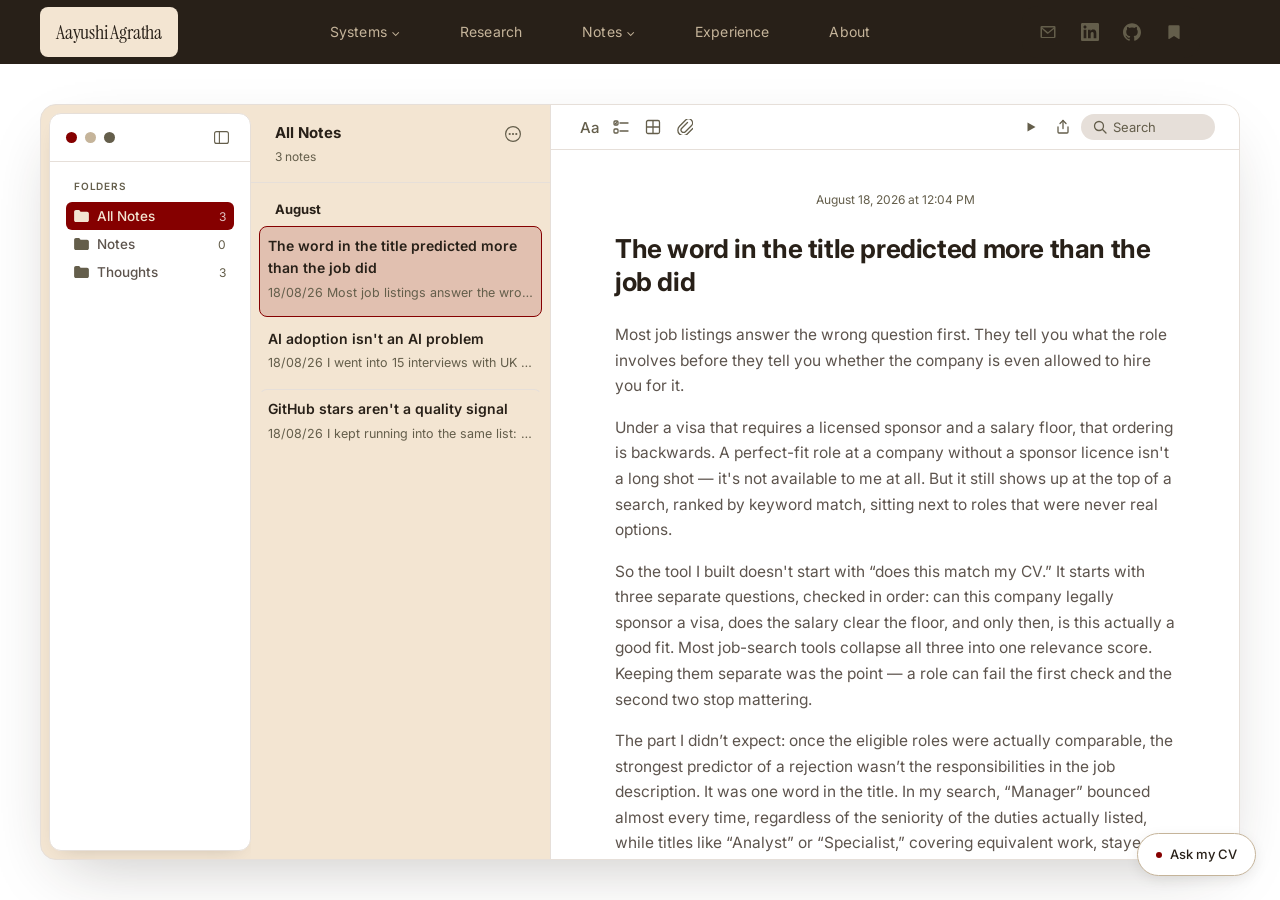
<file: notes/the-word-in-the-title-predicted-more-than-the-job-did/index.html>
<!DOCTYPE html>
<html lang="en">
<head>
  <meta charset="UTF-8">
  <meta name="viewport" content="width=device-width, initial-scale=1.0">
  <title>The word in the title predicted more than the job did — Aayushi Agratha</title>
  <meta name="description" content="Most job listings answer the wrong question first. They tell you what the role involves before they tell you whether the company is even allowed to hi">
  <link rel="preconnect" href="https://fonts.googleapis.com">
  <link rel="preconnect" href="https://fonts.gstatic.com" crossorigin>
  <link href="https://fonts.googleapis.com/css2?family=Instrument+Serif:ital@0;1&family=Inter:wght@300;400;500&display=swap" rel="stylesheet">
  <link rel="stylesheet" href="../../styles.css">
</head>
<body>

  <a href="#main-content" class="skip-link">Skip to content</a>

  <header class="nav">
    <div class="nav-inner">
      <a href="../../index.html" class="nav-name">Aayushi Agratha</a>
      <nav class="nav-links">
        <div class="nav-item has-dropdown">
          <a href="../../index.html#systems" class="nav-link">Systems</a>
          <div class="nav-dropdown" data-nav-dropdown="systems"></div>
        </div>
        <a href="../../index.html#research" class="nav-link">Research</a>
        <div class="nav-item has-dropdown">
          <a href="../../notes/" class="nav-link">Notes</a>
          <div class="nav-dropdown" data-nav-dropdown="notes"></div>
        </div>
        <a href="../../index.html#experience" class="nav-link">Experience</a>
        <a href="../../index.html#about" class="nav-link">About</a>
      </nav>
      <div class="social-pill social-pill--nav nav-social">
        <a href="mailto:aayushi.agratha@gmail.com" class="social-item" aria-label="Email">
          <span class="social-icon"><svg fill="currentColor" role="img" viewBox="0 0 24 24" xmlns="http://www.w3.org/2000/svg"><title>Email</title>
<path d="M2 5.5A1.5 1.5 0 0 1 3.5 4h17A1.5 1.5 0 0 1 22 5.5v13a1.5 1.5 0 0 1-1.5 1.5h-17A1.5 1.5 0 0 1 2 18.5v-13Zm2.2.5 7.8 6.4L19.8 6H4.2ZM20 7.9l-7.53 6.19a1.5 1.5 0 0 1-1.9 0L4 7.9v10.6h16V7.9Z"/>
</svg></span>
          <span class="social-tip">Email</span>
        </a>
        <a href="https://linkedin.com/in/aayushiagratha" target="_blank" rel="noopener noreferrer" class="social-item" aria-label="LinkedIn">
          <span class="social-icon"><svg fill="currentColor" role="img" viewBox="0 0 24 24" xmlns="http://www.w3.org/2000/svg"><title>LinkedIn</title><path d="M20.447 20.452h-3.554v-5.569c0-1.328-.027-3.037-1.852-3.037-1.853 0-2.136 1.445-2.136 2.939v5.667H9.351V9h3.414v1.561h.046c.477-.9 1.637-1.85 3.37-1.85 3.601 0 4.267 2.37 4.267 5.455v6.286zM5.337 7.433c-1.144 0-2.063-.926-2.063-2.065 0-1.138.92-2.063 2.063-2.063 1.14 0 2.064.925 2.064 2.063 0 1.139-.925 2.065-2.064 2.065zm1.782 13.019H3.555V9h3.564v11.452zM22.225 0H1.771C.792 0 0 .774 0 1.729v20.542C0 23.227.792 24 1.771 24h20.451C23.2 24 24 23.227 24 22.271V1.729C24 .774 23.2 0 22.222 0h.003z"/></svg></span>
          <span class="social-tip">LinkedIn</span>
        </a>
        <a href="https://github.com/aayushiagratha" target="_blank" rel="noopener noreferrer" class="social-item" aria-label="GitHub">
          <span class="social-icon"><svg fill="currentColor" role="img" viewBox="0 0 24 24" xmlns="http://www.w3.org/2000/svg"><title>GitHub</title><path d="M12 .297c-6.63 0-12 5.373-12 12 0 5.303 3.438 9.8 8.205 11.385.6.113.82-.258.82-.577 0-.285-.01-1.04-.015-2.04-3.338.724-4.042-1.61-4.042-1.61C4.422 18.07 3.633 17.7 3.633 17.7c-1.087-.744.084-.729.084-.729 1.205.084 1.838 1.236 1.838 1.236 1.07 1.835 2.809 1.305 3.495.998.108-.776.417-1.305.76-1.605-2.665-.3-5.466-1.332-5.466-5.93 0-1.31.465-2.38 1.235-3.22-.135-.303-.54-1.523.105-3.176 0 0 1.005-.322 3.3 1.23.96-.267 1.98-.399 3-.405 1.02.006 2.04.138 3 .405 2.28-1.552 3.285-1.23 3.285-1.23.645 1.653.24 2.873.12 3.176.765.84 1.23 1.91 1.23 3.22 0 4.61-2.805 5.625-5.475 5.92.42.36.81 1.096.81 2.22 0 1.606-.015 2.896-.015 3.286 0 .315.21.69.825.57C20.565 22.092 24 17.592 24 12.297c0-6.627-5.373-12-12-12"/></svg></span>
          <span class="social-tip">GitHub</span>
        </a>
        <a href="https://www.playbook.com/s/aayushiagratha/o82hjyKJjJtqUk6vEiYqnMmT" target="_blank" rel="noopener noreferrer" class="social-item" aria-label="Playbook">
          <span class="social-icon"><svg fill="currentColor" role="img" viewBox="0 0 24 24" xmlns="http://www.w3.org/2000/svg"><title>Playbook</title>
<path d="M6 3a1.5 1.5 0 0 0-1.5 1.5v16.19a.75.75 0 0 0 1.157.63L12 17.29l6.343 4.03A.75.75 0 0 0 19.5 20.69V4.5A1.5 1.5 0 0 0 18 3H6Z"/>
</svg></span>
          <span class="social-tip">Playbook</span>
        </a>
      </div>
      <button class="nav-menu-btn" id="menuBtn" aria-label="Menu" aria-expanded="false" aria-controls="mobileNav">
        <span></span><span></span>
      </button>
    </div>
  </header>

  <div class="mobile-nav" id="mobileNav">
    <a href="../../index.html#systems" class="mobile-nav-link">Systems</a>
    <a href="../../index.html#research" class="mobile-nav-link">Research</a>
    <a href="../../notes/" class="mobile-nav-link">Notes</a>
    <a href="../../index.html#experience" class="mobile-nav-link">Experience</a>
    <a href="../../index.html#about" class="mobile-nav-link">About</a>
    <a href="mailto:aayushi.agratha@gmail.com" class="mobile-nav-link">Email</a>
    <a href="https://linkedin.com/in/aayushiagratha" target="_blank" rel="noopener noreferrer" class="mobile-nav-link">LinkedIn</a>
    <a href="https://github.com/aayushiagratha" target="_blank" rel="noopener noreferrer" class="mobile-nav-link">GitHub</a>
    <a href="https://www.playbook.com/s/aayushiagratha/o82hjyKJjJtqUk6vEiYqnMmT" target="_blank" rel="noopener noreferrer" class="mobile-nav-link">Playbook</a>
  </div>

  <main id="main-content" class="notes-app">
    <div class="notes-sidebar">
      <div class="notes-sidebar-topbar">
        <span class="notes-dot notes-dot--1"></span>
        <span class="notes-dot notes-dot--2"></span>
        <span class="notes-dot notes-dot--3"></span>
        <button class="notes-sidebar-toggle" type="button" aria-label="Toggle sidebar"><svg width="15" height="13" viewBox="0 0 15 13" fill="none" xmlns="http://www.w3.org/2000/svg"><rect x="0.6" y="0.6" width="13.8" height="11.8" rx="2" stroke="currentColor" stroke-width="1.1"/><line x1="5.4" y1="0.6" x2="5.4" y2="12.4" stroke="currentColor" stroke-width="1.1"/></svg></button>
      </div>
      <div class="notes-sidebar-nav">
        <div class="notes-sidebar-label">Folders</div>
        <button type="button" class="notes-sidebar-folder notes-sidebar-folder--active" data-folder="all"><svg width="15" height="12" viewBox="0 0 16 13" fill="currentColor" xmlns="http://www.w3.org/2000/svg"><path d="M0 2C0 0.895 0.895 0 2 0H5.5L7 1.8H14C15.105 1.8 16 2.695 16 3.8V11C16 12.105 15.105 13 14 13H2C0.895 13 0 12.105 0 11V2Z"/></svg><span>All Notes</span><span class="notes-sidebar-count">3</span></button>
        <button type="button" class="notes-sidebar-folder" data-folder="Notes"><svg width="15" height="12" viewBox="0 0 16 13" fill="currentColor" xmlns="http://www.w3.org/2000/svg"><path d="M0 2C0 0.895 0.895 0 2 0H5.5L7 1.8H14C15.105 1.8 16 2.695 16 3.8V11C16 12.105 15.105 13 14 13H2C0.895 13 0 12.105 0 11V2Z"/></svg><span>Notes</span><span class="notes-sidebar-count">0</span></button>
        <button type="button" class="notes-sidebar-folder" data-folder="Thoughts"><svg width="15" height="12" viewBox="0 0 16 13" fill="currentColor" xmlns="http://www.w3.org/2000/svg"><path d="M0 2C0 0.895 0.895 0 2 0H5.5L7 1.8H14C15.105 1.8 16 2.695 16 3.8V11C16 12.105 15.105 13 14 13H2C0.895 13 0 12.105 0 11V2Z"/></svg><span>Thoughts</span><span class="notes-sidebar-count">3</span></button>
      </div>
    </div>

    <div class="notes-list-pane">
      <div class="notes-list-header">
        <div>
          <div class="notes-list-title">All Notes</div>
          <div class="notes-list-count">3 notes</div>
        </div>
        <button class="notes-more-btn" type="button" aria-label="More"><svg width="18" height="18" viewBox="0 0 18 18" fill="none" xmlns="http://www.w3.org/2000/svg"><circle cx="9" cy="9" r="7.4" stroke="currentColor" stroke-width="1.2"/><circle cx="5.7" cy="9" r="1.1" fill="currentColor"/><circle cx="9" cy="9" r="1.1" fill="currentColor"/><circle cx="12.3" cy="9" r="1.1" fill="currentColor"/></svg></button>
      </div>
      <div class="notes-list-scroll">
        <div class="notes-list-month">August</div>
      <a href="../../notes/the-word-in-the-title-predicted-more-than-the-job-did/" class="notes-item active" data-folder="Thoughts">
        <div class="notes-item-title">The word in the title predicted more than the job did</div>
        <div class="notes-item-preview"><span class="notes-item-date">18/08/26</span> Most job listings answer the wrong question first. They tell...</div>
      </a>
      <a href="../../notes/ai-adoption-isnt-an-ai-problem/" class="notes-item" data-folder="Thoughts">
        <div class="notes-item-title">AI adoption isn't an AI problem</div>
        <div class="notes-item-preview"><span class="notes-item-date">18/08/26</span> I went into 15 interviews with UK B2B marketers expecting to...</div>
      </a>
      <a href="../../notes/github-stars-arent-a-quality-signal/" class="notes-item" data-folder="Thoughts">
        <div class="notes-item-title">GitHub stars aren't a quality signal</div>
        <div class="notes-item-preview"><span class="notes-item-date">18/08/26</span> I kept running into the same list: “Best AI marketing skills...</div>
      </a>
        <div class="notes-list-empty">No notes in this folder.</div>
      </div>
    </div>

    <div class="notes-reading-pane">
      <div class="notes-reading-toolbar">
        <div class="notes-toolbar-group">
          <button class="notes-toolbar-btn notes-toolbar-btn--text" type="button">Aa</button>
          <button class="notes-toolbar-btn" type="button"><svg width="16" height="16" viewBox="0 0 16 16" fill="none" xmlns="http://www.w3.org/2000/svg"><rect x="1" y="2" width="4" height="4" rx="1" stroke="currentColor" stroke-width="1.3"/><path d="M2 4l0.8 0.8L4 3.2" stroke="currentColor" stroke-width="1.1" stroke-linecap="round" stroke-linejoin="round"/><line x1="7" y1="4" x2="15" y2="4" stroke="currentColor" stroke-width="1.3" stroke-linecap="round"/><rect x="1" y="10" width="4" height="4" rx="1" stroke="currentColor" stroke-width="1.3"/><line x1="7" y1="12" x2="15" y2="12" stroke="currentColor" stroke-width="1.3" stroke-linecap="round"/></svg></button>
          <button class="notes-toolbar-btn" type="button"><svg width="16" height="16" viewBox="0 0 16 16" fill="none" xmlns="http://www.w3.org/2000/svg"><rect x="1.5" y="1.5" width="13" height="13" rx="1.5" stroke="currentColor" stroke-width="1.3"/><line x1="1.5" y1="8" x2="14.5" y2="8" stroke="currentColor" stroke-width="1.3"/><line x1="8" y1="1.5" x2="8" y2="14.5" stroke="currentColor" stroke-width="1.3"/></svg></button>
          <button class="notes-toolbar-btn" type="button"><svg width="16" height="16" viewBox="0 0 16 16" fill="none" xmlns="http://www.w3.org/2000/svg"><path d="M10.5 3.5L4.8 9.2a2.5 2.5 0 0 0 3.54 3.54l6-6a4 4 0 0 0-5.66-5.66l-6.2 6.2a5.5 5.5 0 0 0 7.78 7.78l5.5-5.5" stroke="currentColor" stroke-width="1.3" stroke-linecap="round" stroke-linejoin="round"/></svg></button>
        </div>
        <div class="notes-toolbar-group">
          <button class="notes-toolbar-btn notes-play-btn" type="button" aria-label="Listen to this note"><svg width="14" height="14" viewBox="0 0 14 14" fill="currentColor" xmlns="http://www.w3.org/2000/svg"><path d="M3.5 2.5v9l8-4.5-8-4.5z"/></svg></button>
          <button class="notes-toolbar-btn" type="button"><svg width="16" height="16" viewBox="0 0 16 16" fill="none" xmlns="http://www.w3.org/2000/svg"><path d="M8 1.5v8" stroke="currentColor" stroke-width="1.3" stroke-linecap="round"/><path d="M5 4.5L8 1.5l3 3" stroke="currentColor" stroke-width="1.3" stroke-linecap="round" stroke-linejoin="round"/><path d="M3 8v5a1 1 0 0 0 1 1h8a1 1 0 0 0 1-1V8" stroke="currentColor" stroke-width="1.3" stroke-linecap="round" stroke-linejoin="round"/></svg></button>
          <label class="notes-toolbar-search"><svg width="14" height="14" viewBox="0 0 14 14" fill="none" xmlns="http://www.w3.org/2000/svg"><circle cx="6" cy="6" r="4.5" stroke="currentColor" stroke-width="1.3"/><line x1="9.3" y1="9.3" x2="13" y2="13" stroke="currentColor" stroke-width="1.3" stroke-linecap="round"/></svg><input type="search" class="notes-search-input" placeholder="Search" aria-label="Search notes"></label>
        </div>
      </div>
      <div class="notes-reading-inner">
        <div class="notes-reading-meta">August 18, 2026 at 12:04 PM</div>
        <h1 class="notes-reading-title">The word in the title predicted more than the job did</h1>
        <div class="notes-reading-body">
          <p>Most job listings answer the wrong question first. They tell you what the role involves before they tell you whether the company is even allowed to hire you for it.</p>
          <p>Under a visa that requires a licensed sponsor and a salary floor, that ordering is backwards. A perfect-fit role at a company without a sponsor licence isn't a long shot — it's not available to me at all. But it still shows up at the top of a search, ranked by keyword match, sitting next to roles that were never real options.</p>
          <p>So the tool I built doesn't start with “does this match my CV.” It starts with three separate questions, checked in order: can this company legally sponsor a visa, does the salary clear the floor, and only then, is this actually a good fit. Most job-search tools collapse all three into one relevance score. Keeping them separate was the point — a role can fail the first check and the second two stop mattering.</p>
          <p>The part I didn’t expect: once the eligible roles were actually comparable, the strongest predictor of a rejection wasn’t the responsibilities in the job description. It was one word in the title. In my search, “Manager” bounced almost every time, regardless of the seniority of the duties actually listed, while titles like “Analyst” or “Specialist,” covering equivalent work, stayed live.</p>
          <p>That’s not a complaint about how hiring works. It’s closer to the same problem I keep running into elsewhere: a shallow, easy-to-read signal — a title, a star count — quietly doing more work than the substance underneath it deserves to.</p>
          <p>Now the filter checks for that too. Not because a title should disqualify a good match, but because pretending it doesn’t happen wastes an evening writing a cover letter for a role that was already decided before I applied.</p>
        </div>
      </div>
    </div>
  </main>

  <a href="https://ask-my-cv-woad.vercel.app" class="ask-cv-float" data-ask-cv>
    <span class="ask-cv-dot"></span>Ask my CV
  </a>

  <div class="ask-cv-modal" id="askCvModal" role="dialog" aria-modal="true" aria-label="Ask my CV">
    <div class="ask-cv-modal-backdrop" data-ask-cv-close></div>
    <div class="ask-cv-modal-panel">
      <button class="ask-cv-modal-close" data-ask-cv-close aria-label="Close">×</button>
      <iframe src="https://ask-my-cv-woad.vercel.app" title="Ask my CV" loading="lazy"></iframe>
    </div>
  </div>

  <script src="../../data/projects.js"></script>
  <script src="../../data/notes.js"></script>
  <script src="../../script.js"></script>

</body>
</html>
</file>
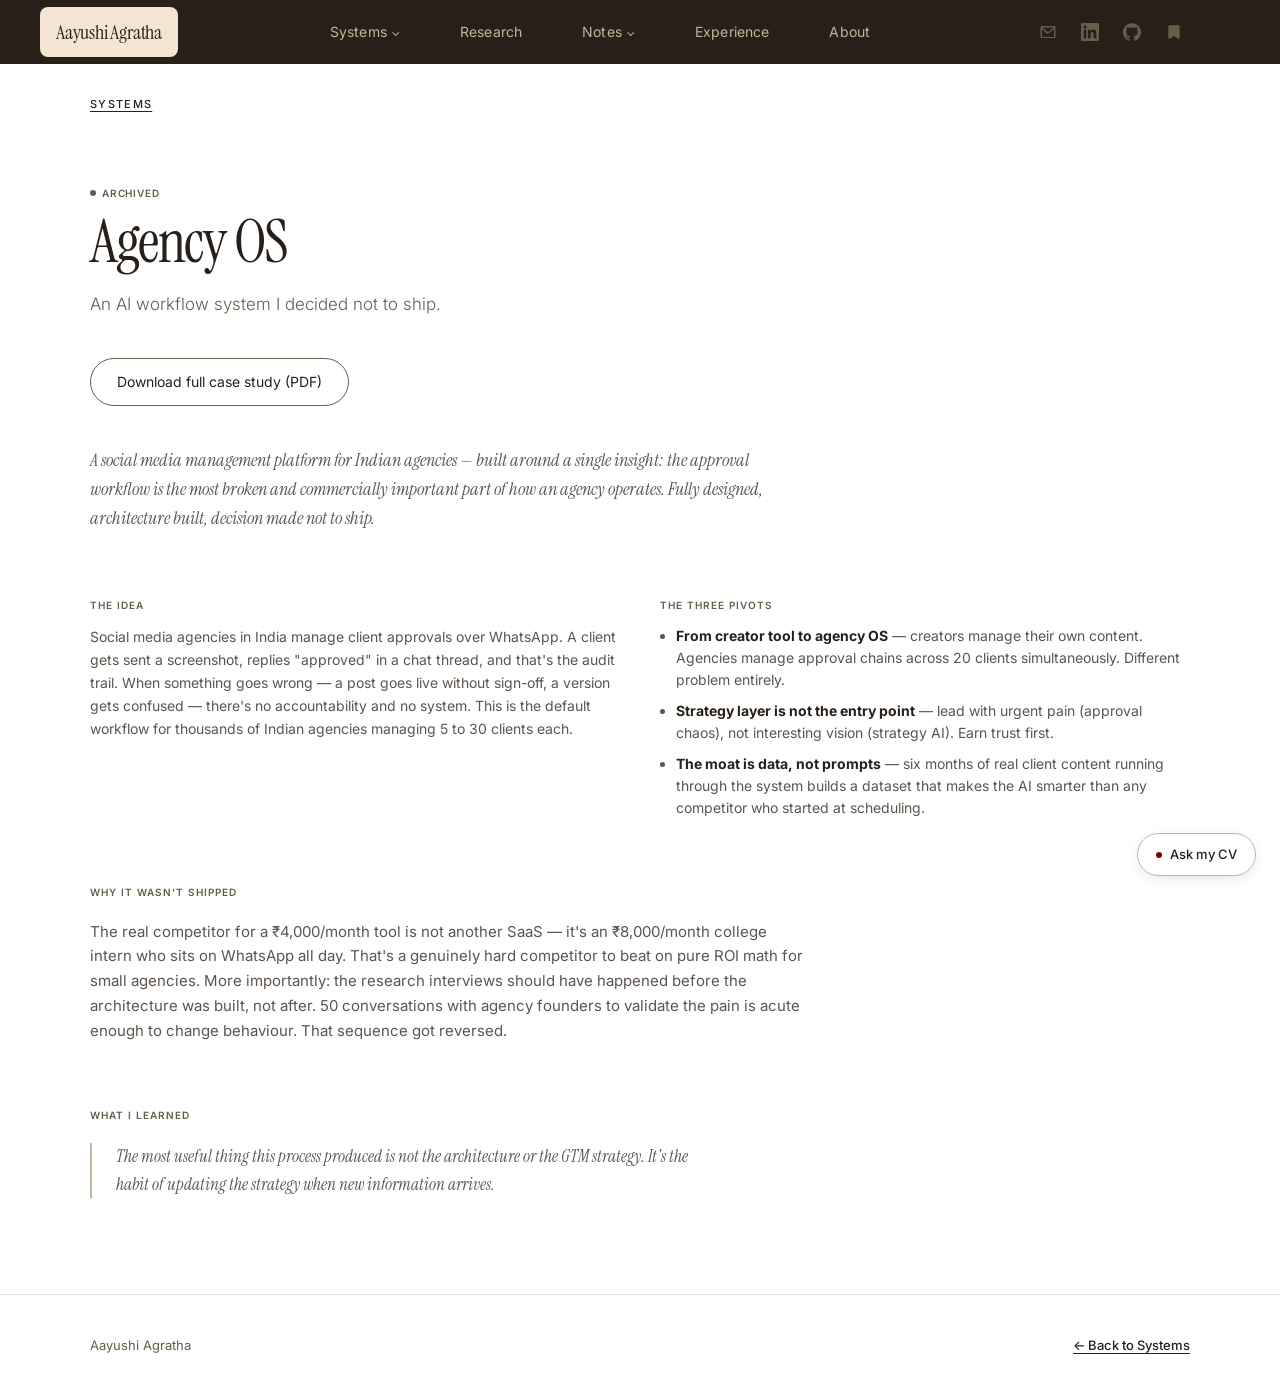
<file: systems/agency-os/index.html>
<!DOCTYPE html>
<html lang="en">
<head>
  <meta charset="UTF-8">
  <meta name="viewport" content="width=device-width, initial-scale=1.0">
  <title>Agency OS — Aayushi Agratha</title>
  <meta name="description" content="An AI workflow system I decided not to ship — architecture built, decision made not to ship.">
  <link rel="preconnect" href="https://fonts.googleapis.com">
  <link rel="preconnect" href="https://fonts.gstatic.com" crossorigin>
  <link href="https://fonts.googleapis.com/css2?family=Instrument+Serif:ital@0;1&family=Inter:wght@300;400;500&display=swap" rel="stylesheet">
  <link rel="stylesheet" href="../../styles.css">
</head>
<body>

  <a href="#main-content" class="skip-link">Skip to content</a>

  <header class="nav">
    <div class="nav-inner">
      <a href="../../index.html" class="nav-name">Aayushi Agratha</a>
      <nav class="nav-links">
        <div class="nav-item has-dropdown">
          <a href="../../index.html#systems" class="nav-link">Systems</a>
          <div class="nav-dropdown" data-nav-dropdown="systems"></div>
        </div>
        <a href="../../index.html#research" class="nav-link">Research</a>
        <div class="nav-item has-dropdown">
          <a href="../../notes/" class="nav-link">Notes</a>
          <div class="nav-dropdown" data-nav-dropdown="notes"></div>
        </div>
        <a href="../../index.html#experience" class="nav-link">Experience</a>
        <a href="../../index.html#about" class="nav-link">About</a>
      </nav>
      <div class="social-pill social-pill--nav nav-social">
        <a href="mailto:aayushi.agratha@gmail.com" class="social-item" aria-label="Email">
          <span class="social-icon"><svg fill="currentColor" role="img" viewBox="0 0 24 24" xmlns="http://www.w3.org/2000/svg"><title>Email</title>
<path d="M2 5.5A1.5 1.5 0 0 1 3.5 4h17A1.5 1.5 0 0 1 22 5.5v13a1.5 1.5 0 0 1-1.5 1.5h-17A1.5 1.5 0 0 1 2 18.5v-13Zm2.2.5 7.8 6.4L19.8 6H4.2ZM20 7.9l-7.53 6.19a1.5 1.5 0 0 1-1.9 0L4 7.9v10.6h16V7.9Z"/>
</svg></span>
          <span class="social-tip">Email</span>
        </a>
        <a href="https://linkedin.com/in/aayushiagratha" target="_blank" rel="noopener noreferrer" class="social-item" aria-label="LinkedIn">
          <span class="social-icon"><svg fill="currentColor" role="img" viewBox="0 0 24 24" xmlns="http://www.w3.org/2000/svg"><title>LinkedIn</title><path d="M20.447 20.452h-3.554v-5.569c0-1.328-.027-3.037-1.852-3.037-1.853 0-2.136 1.445-2.136 2.939v5.667H9.351V9h3.414v1.561h.046c.477-.9 1.637-1.85 3.37-1.85 3.601 0 4.267 2.37 4.267 5.455v6.286zM5.337 7.433c-1.144 0-2.063-.926-2.063-2.065 0-1.138.92-2.063 2.063-2.063 1.14 0 2.064.925 2.064 2.063 0 1.139-.925 2.065-2.064 2.065zm1.782 13.019H3.555V9h3.564v11.452zM22.225 0H1.771C.792 0 0 .774 0 1.729v20.542C0 23.227.792 24 1.771 24h20.451C23.2 24 24 23.227 24 22.271V1.729C24 .774 23.2 0 22.222 0h.003z"/></svg></span>
          <span class="social-tip">LinkedIn</span>
        </a>
        <a href="https://github.com/aayushiagratha" target="_blank" rel="noopener noreferrer" class="social-item" aria-label="GitHub">
          <span class="social-icon"><svg fill="currentColor" role="img" viewBox="0 0 24 24" xmlns="http://www.w3.org/2000/svg"><title>GitHub</title><path d="M12 .297c-6.63 0-12 5.373-12 12 0 5.303 3.438 9.8 8.205 11.385.6.113.82-.258.82-.577 0-.285-.01-1.04-.015-2.04-3.338.724-4.042-1.61-4.042-1.61C4.422 18.07 3.633 17.7 3.633 17.7c-1.087-.744.084-.729.084-.729 1.205.084 1.838 1.236 1.838 1.236 1.07 1.835 2.809 1.305 3.495.998.108-.776.417-1.305.76-1.605-2.665-.3-5.466-1.332-5.466-5.93 0-1.31.465-2.38 1.235-3.22-.135-.303-.54-1.523.105-3.176 0 0 1.005-.322 3.3 1.23.96-.267 1.98-.399 3-.405 1.02.006 2.04.138 3 .405 2.28-1.552 3.285-1.23 3.285-1.23.645 1.653.24 2.873.12 3.176.765.84 1.23 1.91 1.23 3.22 0 4.61-2.805 5.625-5.475 5.92.42.36.81 1.096.81 2.22 0 1.606-.015 2.896-.015 3.286 0 .315.21.69.825.57C20.565 22.092 24 17.592 24 12.297c0-6.627-5.373-12-12-12"/></svg></span>
          <span class="social-tip">GitHub</span>
        </a>
        <a href="https://www.playbook.com/s/aayushiagratha/o82hjyKJjJtqUk6vEiYqnMmT" target="_blank" rel="noopener noreferrer" class="social-item" aria-label="Playbook">
          <span class="social-icon"><svg fill="currentColor" role="img" viewBox="0 0 24 24" xmlns="http://www.w3.org/2000/svg"><title>Playbook</title>
<path d="M6 3a1.5 1.5 0 0 0-1.5 1.5v16.19a.75.75 0 0 0 1.157.63L12 17.29l6.343 4.03A.75.75 0 0 0 19.5 20.69V4.5A1.5 1.5 0 0 0 18 3H6Z"/>
</svg></span>
          <span class="social-tip">Playbook</span>
        </a>
      </div>
      <button class="nav-menu-btn" id="menuBtn" aria-label="Menu" aria-expanded="false" aria-controls="mobileNav">
        <span></span><span></span>
      </button>
    </div>
  </header>

  <div class="mobile-nav" id="mobileNav">
    <a href="../../index.html#systems" class="mobile-nav-link">Systems</a>
    <a href="../../index.html#research" class="mobile-nav-link">Research</a>
    <a href="../../notes/" class="mobile-nav-link">Notes</a>
    <a href="../../index.html#experience" class="mobile-nav-link">Experience</a>
    <a href="../../index.html#about" class="mobile-nav-link">About</a>
    <a href="mailto:aayushi.agratha@gmail.com" class="mobile-nav-link">Email</a>
    <a href="https://linkedin.com/in/aayushiagratha" target="_blank" rel="noopener noreferrer" class="mobile-nav-link">LinkedIn</a>
    <a href="https://github.com/aayushiagratha" target="_blank" rel="noopener noreferrer" class="mobile-nav-link">GitHub</a>
    <a href="https://www.playbook.com/s/aayushiagratha/o82hjyKJjJtqUk6vEiYqnMmT" target="_blank" rel="noopener noreferrer" class="mobile-nav-link">Playbook</a>
  </div>

  <main id="main-content">
    <section class="section" style="padding-bottom: 0;">
      <div class="section-inner">
        <div class="section-header">
          <span class="section-label"><a href="../../index.html#systems" class="detail-link" style="font-size:11px; text-transform:uppercase; letter-spacing:0.12em; font-weight:500;">Systems</a></span>
        </div>

        <div class="pp-hero">
          <span class="status-badge" style="margin-bottom: var(--space-s);"><span class="dot"></span>Archived</span>
          <h1 class="pp-title">Agency OS</h1>
          <p class="pp-tagline">An AI workflow system I decided not to ship.</p>
          <div class="pp-links">
            <a href="../../AgencyOS_CaseStudy_AayushiAgratha.pdf" class="btn-secondary" download>Download full case study (PDF)</a>
          </div>
        </div>

        <div class="detail-block" style="margin-bottom: var(--space-2xl);">
          <p class="detail-lead">A social media management platform for Indian agencies — built around a single insight: the approval workflow is the most broken and commercially important part of how an agency operates. Fully designed, architecture built, decision made not to ship.</p>
        </div>

        <div class="detail-cols" style="margin-bottom: var(--space-2xl);">
          <div class="detail-col">
            <h4 class="detail-label">The idea</h4>
            <p>Social media agencies in India manage client approvals over WhatsApp. A client gets sent a screenshot, replies "approved" in a chat thread, and that's the audit trail. When something goes wrong — a post goes live without sign-off, a version gets confused — there's no accountability and no system. This is the default workflow for thousands of Indian agencies managing 5 to 30 clients each.</p>
          </div>
          <div class="detail-col">
            <h4 class="detail-label">The three pivots</h4>
            <ul class="detail-list">
              <li><strong>From creator tool to agency OS</strong> — creators manage their own content. Agencies manage approval chains across 20 clients simultaneously. Different problem entirely.</li>
              <li><strong>Strategy layer is not the entry point</strong> — lead with urgent pain (approval chaos), not interesting vision (strategy AI). Earn trust first.</li>
              <li><strong>The moat is data, not prompts</strong> — six months of real client content running through the system builds a dataset that makes the AI smarter than any competitor who started at scheduling.</li>
            </ul>
          </div>
        </div>

        <div class="detail-block" style="margin-bottom: var(--space-2xl);">
          <h4 class="detail-label">Why it wasn't shipped</h4>
          <p style="max-width: var(--col-w); color: var(--ink-soft); font-size: 15px; line-height: 1.65;">The real competitor for a ₹4,000/month tool is not another SaaS — it's an ₹8,000/month college intern who sits on WhatsApp all day. That's a genuinely hard competitor to beat on pure ROI math for small agencies. More importantly: the research interviews should have happened before the architecture was built, not after. 50 conversations with agency founders to validate the pain is acute enough to change behaviour. That sequence got reversed.</p>
        </div>

        <div class="detail-block" style="margin-bottom: var(--space-2xl);">
          <h4 class="detail-label">What I learned</h4>
          <p class="writing-quote">The most useful thing this process produced is not the architecture or the GTM strategy. It's the habit of updating the strategy when new information arrives.</p>
        </div>

      </div>
    </section>
  </main>

  <footer class="footer">
    <div class="footer-inner">
      <span>Aayushi Agratha</span>
      <span><a href="../../index.html#systems" class="detail-link">← Back to Systems</a></span>
    </div>
  </footer>

  <a href="https://ask-my-cv-woad.vercel.app" class="ask-cv-float" data-ask-cv>
    <span class="ask-cv-dot"></span>Ask my CV
  </a>

  <div class="ask-cv-modal" id="askCvModal" role="dialog" aria-modal="true" aria-label="Ask my CV">
    <div class="ask-cv-modal-backdrop" data-ask-cv-close></div>
    <div class="ask-cv-modal-panel">
      <button class="ask-cv-modal-close" data-ask-cv-close aria-label="Close">×</button>
      <iframe src="https://ask-my-cv-woad.vercel.app" title="Ask my CV" loading="lazy"></iframe>
    </div>
  </div>

  <script src="../../data/projects.js"></script>
  <script src="../../data/notes.js"></script>
  <script src="../../script.js"></script>
</body>
</html>
</file>
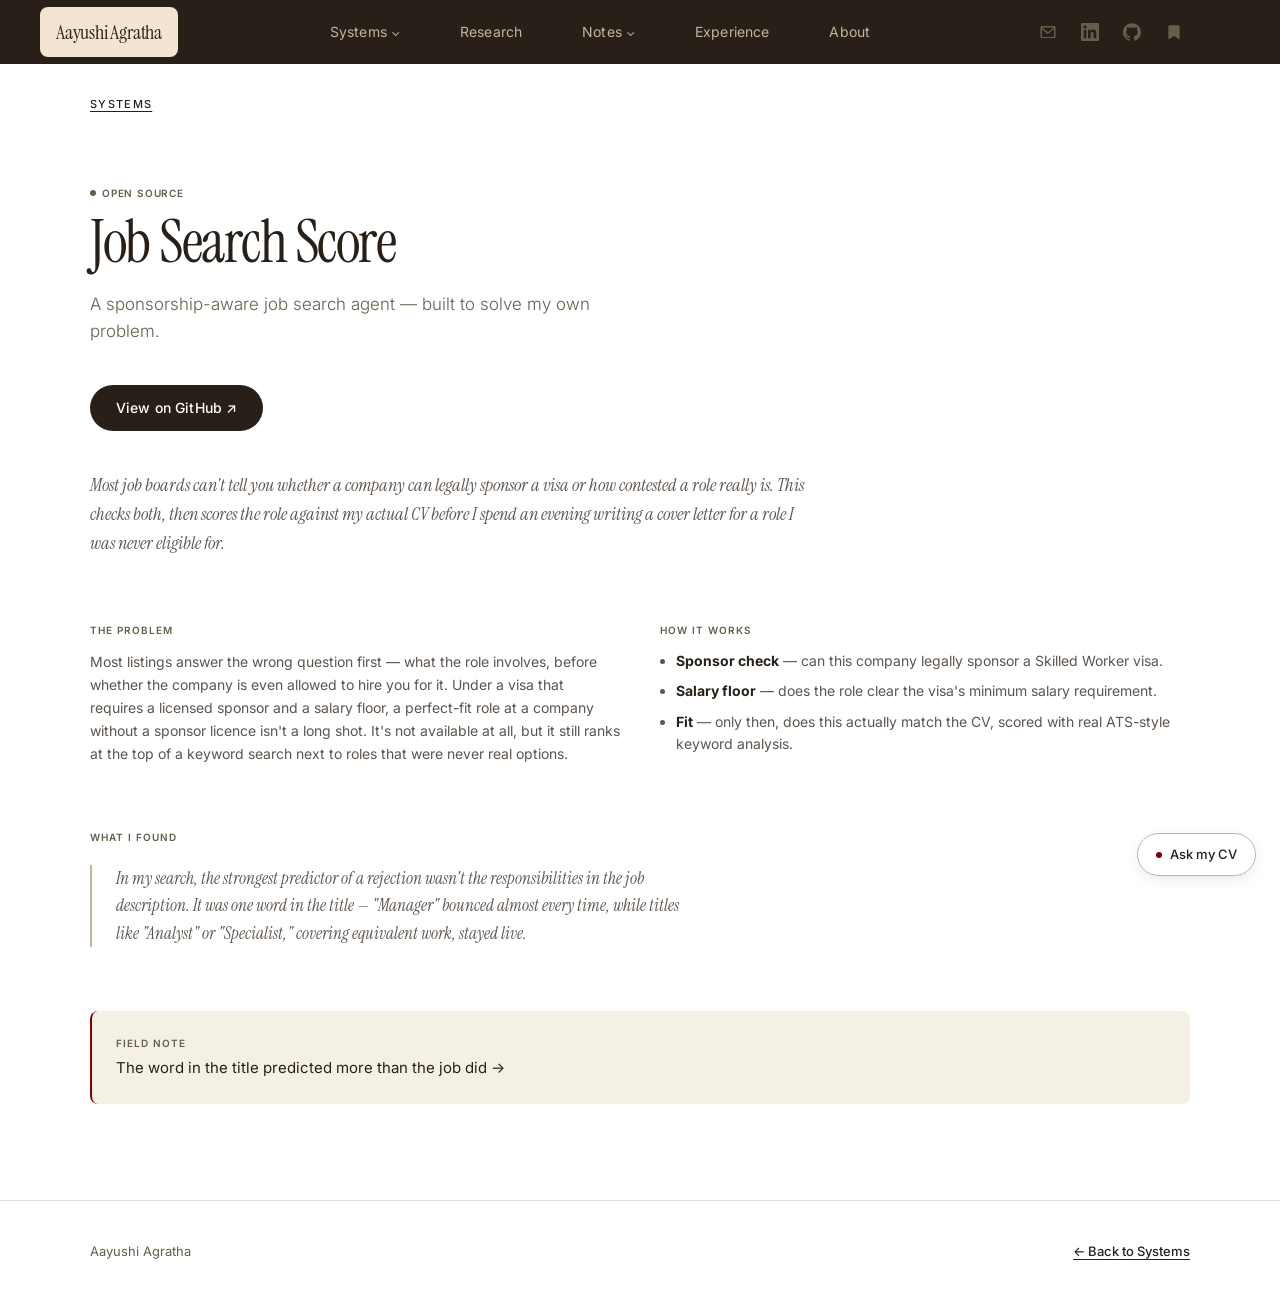
<file: systems/job-search-score/index.html>
<!DOCTYPE html>
<html lang="en">
<head>
  <meta charset="UTF-8">
  <meta name="viewport" content="width=device-width, initial-scale=1.0">
  <title>Job Search Score — Aayushi Agratha</title>
  <meta name="description" content="A sponsorship-aware job search agent, built to solve my own problem.">
  <link rel="preconnect" href="https://fonts.googleapis.com">
  <link rel="preconnect" href="https://fonts.gstatic.com" crossorigin>
  <link href="https://fonts.googleapis.com/css2?family=Instrument+Serif:ital@0;1&family=Inter:wght@300;400;500&display=swap" rel="stylesheet">
  <link rel="stylesheet" href="../../styles.css">
</head>
<body>

  <a href="#main-content" class="skip-link">Skip to content</a>

  <header class="nav">
    <div class="nav-inner">
      <a href="../../index.html" class="nav-name">Aayushi Agratha</a>
      <nav class="nav-links">
        <div class="nav-item has-dropdown">
          <a href="../../index.html#systems" class="nav-link">Systems</a>
          <div class="nav-dropdown" data-nav-dropdown="systems"></div>
        </div>
        <a href="../../index.html#research" class="nav-link">Research</a>
        <div class="nav-item has-dropdown">
          <a href="../../notes/" class="nav-link">Notes</a>
          <div class="nav-dropdown" data-nav-dropdown="notes"></div>
        </div>
        <a href="../../index.html#experience" class="nav-link">Experience</a>
        <a href="../../index.html#about" class="nav-link">About</a>
      </nav>
      <div class="social-pill social-pill--nav nav-social">
        <a href="mailto:aayushi.agratha@gmail.com" class="social-item" aria-label="Email">
          <span class="social-icon"><svg fill="currentColor" role="img" viewBox="0 0 24 24" xmlns="http://www.w3.org/2000/svg"><title>Email</title>
<path d="M2 5.5A1.5 1.5 0 0 1 3.5 4h17A1.5 1.5 0 0 1 22 5.5v13a1.5 1.5 0 0 1-1.5 1.5h-17A1.5 1.5 0 0 1 2 18.5v-13Zm2.2.5 7.8 6.4L19.8 6H4.2ZM20 7.9l-7.53 6.19a1.5 1.5 0 0 1-1.9 0L4 7.9v10.6h16V7.9Z"/>
</svg></span>
          <span class="social-tip">Email</span>
        </a>
        <a href="https://linkedin.com/in/aayushiagratha" target="_blank" rel="noopener noreferrer" class="social-item" aria-label="LinkedIn">
          <span class="social-icon"><svg fill="currentColor" role="img" viewBox="0 0 24 24" xmlns="http://www.w3.org/2000/svg"><title>LinkedIn</title><path d="M20.447 20.452h-3.554v-5.569c0-1.328-.027-3.037-1.852-3.037-1.853 0-2.136 1.445-2.136 2.939v5.667H9.351V9h3.414v1.561h.046c.477-.9 1.637-1.85 3.37-1.85 3.601 0 4.267 2.37 4.267 5.455v6.286zM5.337 7.433c-1.144 0-2.063-.926-2.063-2.065 0-1.138.92-2.063 2.063-2.063 1.14 0 2.064.925 2.064 2.063 0 1.139-.925 2.065-2.064 2.065zm1.782 13.019H3.555V9h3.564v11.452zM22.225 0H1.771C.792 0 0 .774 0 1.729v20.542C0 23.227.792 24 1.771 24h20.451C23.2 24 24 23.227 24 22.271V1.729C24 .774 23.2 0 22.222 0h.003z"/></svg></span>
          <span class="social-tip">LinkedIn</span>
        </a>
        <a href="https://github.com/aayushiagratha" target="_blank" rel="noopener noreferrer" class="social-item" aria-label="GitHub">
          <span class="social-icon"><svg fill="currentColor" role="img" viewBox="0 0 24 24" xmlns="http://www.w3.org/2000/svg"><title>GitHub</title><path d="M12 .297c-6.63 0-12 5.373-12 12 0 5.303 3.438 9.8 8.205 11.385.6.113.82-.258.82-.577 0-.285-.01-1.04-.015-2.04-3.338.724-4.042-1.61-4.042-1.61C4.422 18.07 3.633 17.7 3.633 17.7c-1.087-.744.084-.729.084-.729 1.205.084 1.838 1.236 1.838 1.236 1.07 1.835 2.809 1.305 3.495.998.108-.776.417-1.305.76-1.605-2.665-.3-5.466-1.332-5.466-5.93 0-1.31.465-2.38 1.235-3.22-.135-.303-.54-1.523.105-3.176 0 0 1.005-.322 3.3 1.23.96-.267 1.98-.399 3-.405 1.02.006 2.04.138 3 .405 2.28-1.552 3.285-1.23 3.285-1.23.645 1.653.24 2.873.12 3.176.765.84 1.23 1.91 1.23 3.22 0 4.61-2.805 5.625-5.475 5.92.42.36.81 1.096.81 2.22 0 1.606-.015 2.896-.015 3.286 0 .315.21.69.825.57C20.565 22.092 24 17.592 24 12.297c0-6.627-5.373-12-12-12"/></svg></span>
          <span class="social-tip">GitHub</span>
        </a>
        <a href="https://www.playbook.com/s/aayushiagratha/o82hjyKJjJtqUk6vEiYqnMmT" target="_blank" rel="noopener noreferrer" class="social-item" aria-label="Playbook">
          <span class="social-icon"><svg fill="currentColor" role="img" viewBox="0 0 24 24" xmlns="http://www.w3.org/2000/svg"><title>Playbook</title>
<path d="M6 3a1.5 1.5 0 0 0-1.5 1.5v16.19a.75.75 0 0 0 1.157.63L12 17.29l6.343 4.03A.75.75 0 0 0 19.5 20.69V4.5A1.5 1.5 0 0 0 18 3H6Z"/>
</svg></span>
          <span class="social-tip">Playbook</span>
        </a>
      </div>
      <button class="nav-menu-btn" id="menuBtn" aria-label="Menu" aria-expanded="false" aria-controls="mobileNav">
        <span></span><span></span>
      </button>
    </div>
  </header>

  <div class="mobile-nav" id="mobileNav">
    <a href="../../index.html#systems" class="mobile-nav-link">Systems</a>
    <a href="../../index.html#research" class="mobile-nav-link">Research</a>
    <a href="../../notes/" class="mobile-nav-link">Notes</a>
    <a href="../../index.html#experience" class="mobile-nav-link">Experience</a>
    <a href="../../index.html#about" class="mobile-nav-link">About</a>
    <a href="mailto:aayushi.agratha@gmail.com" class="mobile-nav-link">Email</a>
    <a href="https://linkedin.com/in/aayushiagratha" target="_blank" rel="noopener noreferrer" class="mobile-nav-link">LinkedIn</a>
    <a href="https://github.com/aayushiagratha" target="_blank" rel="noopener noreferrer" class="mobile-nav-link">GitHub</a>
    <a href="https://www.playbook.com/s/aayushiagratha/o82hjyKJjJtqUk6vEiYqnMmT" target="_blank" rel="noopener noreferrer" class="mobile-nav-link">Playbook</a>
  </div>

  <main id="main-content">
    <section class="section" style="padding-bottom: 0;">
      <div class="section-inner">
        <div class="section-header">
          <span class="section-label"><a href="../../index.html#systems" class="detail-link" style="font-size:11px; text-transform:uppercase; letter-spacing:0.12em; font-weight:500;">Systems</a></span>
        </div>

        <div class="pp-hero">
          <span class="status-badge" style="margin-bottom: var(--space-s);"><span class="dot"></span>Open Source</span>
          <h1 class="pp-title">Job Search Score</h1>
          <p class="pp-tagline">A sponsorship-aware job search agent — built to solve my own problem.</p>
          <div class="pp-links">
            <a href="https://github.com/aayushiagratha/job-search-score" target="_blank" class="btn-primary">View on GitHub ↗</a>
          </div>
        </div>

        <div class="detail-block" style="margin-bottom: var(--space-2xl);">
          <p class="detail-lead">Most job boards can't tell you whether a company can legally sponsor a visa or how contested a role really is. This checks both, then scores the role against my actual CV before I spend an evening writing a cover letter for a role I was never eligible for.</p>
        </div>

        <div class="detail-cols" style="margin-bottom: var(--space-2xl);">
          <div class="detail-col">
            <h4 class="detail-label">The problem</h4>
            <p>Most listings answer the wrong question first — what the role involves, before whether the company is even allowed to hire you for it. Under a visa that requires a licensed sponsor and a salary floor, a perfect-fit role at a company without a sponsor licence isn't a long shot. It's not available at all, but it still ranks at the top of a keyword search next to roles that were never real options.</p>
          </div>
          <div class="detail-col">
            <h4 class="detail-label">How it works</h4>
            <ul class="detail-list">
              <li><strong>Sponsor check</strong> — can this company legally sponsor a Skilled Worker visa.</li>
              <li><strong>Salary floor</strong> — does the role clear the visa's minimum salary requirement.</li>
              <li><strong>Fit</strong> — only then, does this actually match the CV, scored with real ATS-style keyword analysis.</li>
            </ul>
          </div>
        </div>

        <div class="detail-block" style="margin-bottom: var(--space-2xl);">
          <h4 class="detail-label">What I found</h4>
          <p class="writing-quote">In my search, the strongest predictor of a rejection wasn't the responsibilities in the job description. It was one word in the title — "Manager" bounced almost every time, while titles like "Analyst" or "Specialist," covering equivalent work, stayed live.</p>
        </div>

        <div class="related-note">
          <div class="related-note-label">Field note</div>
          <a href="../../notes/the-word-in-the-title-predicted-more-than-the-job-did/">The word in the title predicted more than the job did →</a>
        </div>
        <div style="margin-bottom: var(--space-2xl);"></div>

      </div>
    </section>
  </main>

  <footer class="footer">
    <div class="footer-inner">
      <span>Aayushi Agratha</span>
      <span><a href="../../index.html#systems" class="detail-link">← Back to Systems</a></span>
    </div>
  </footer>

  <a href="https://ask-my-cv-woad.vercel.app" class="ask-cv-float" data-ask-cv>
    <span class="ask-cv-dot"></span>Ask my CV
  </a>

  <div class="ask-cv-modal" id="askCvModal" role="dialog" aria-modal="true" aria-label="Ask my CV">
    <div class="ask-cv-modal-backdrop" data-ask-cv-close></div>
    <div class="ask-cv-modal-panel">
      <button class="ask-cv-modal-close" data-ask-cv-close aria-label="Close">×</button>
      <iframe src="https://ask-my-cv-woad.vercel.app" title="Ask my CV" loading="lazy"></iframe>
    </div>
  </div>

  <script src="../../data/projects.js"></script>
  <script src="../../data/notes.js"></script>
  <script src="../../script.js"></script>
</body>
</html>
</file>
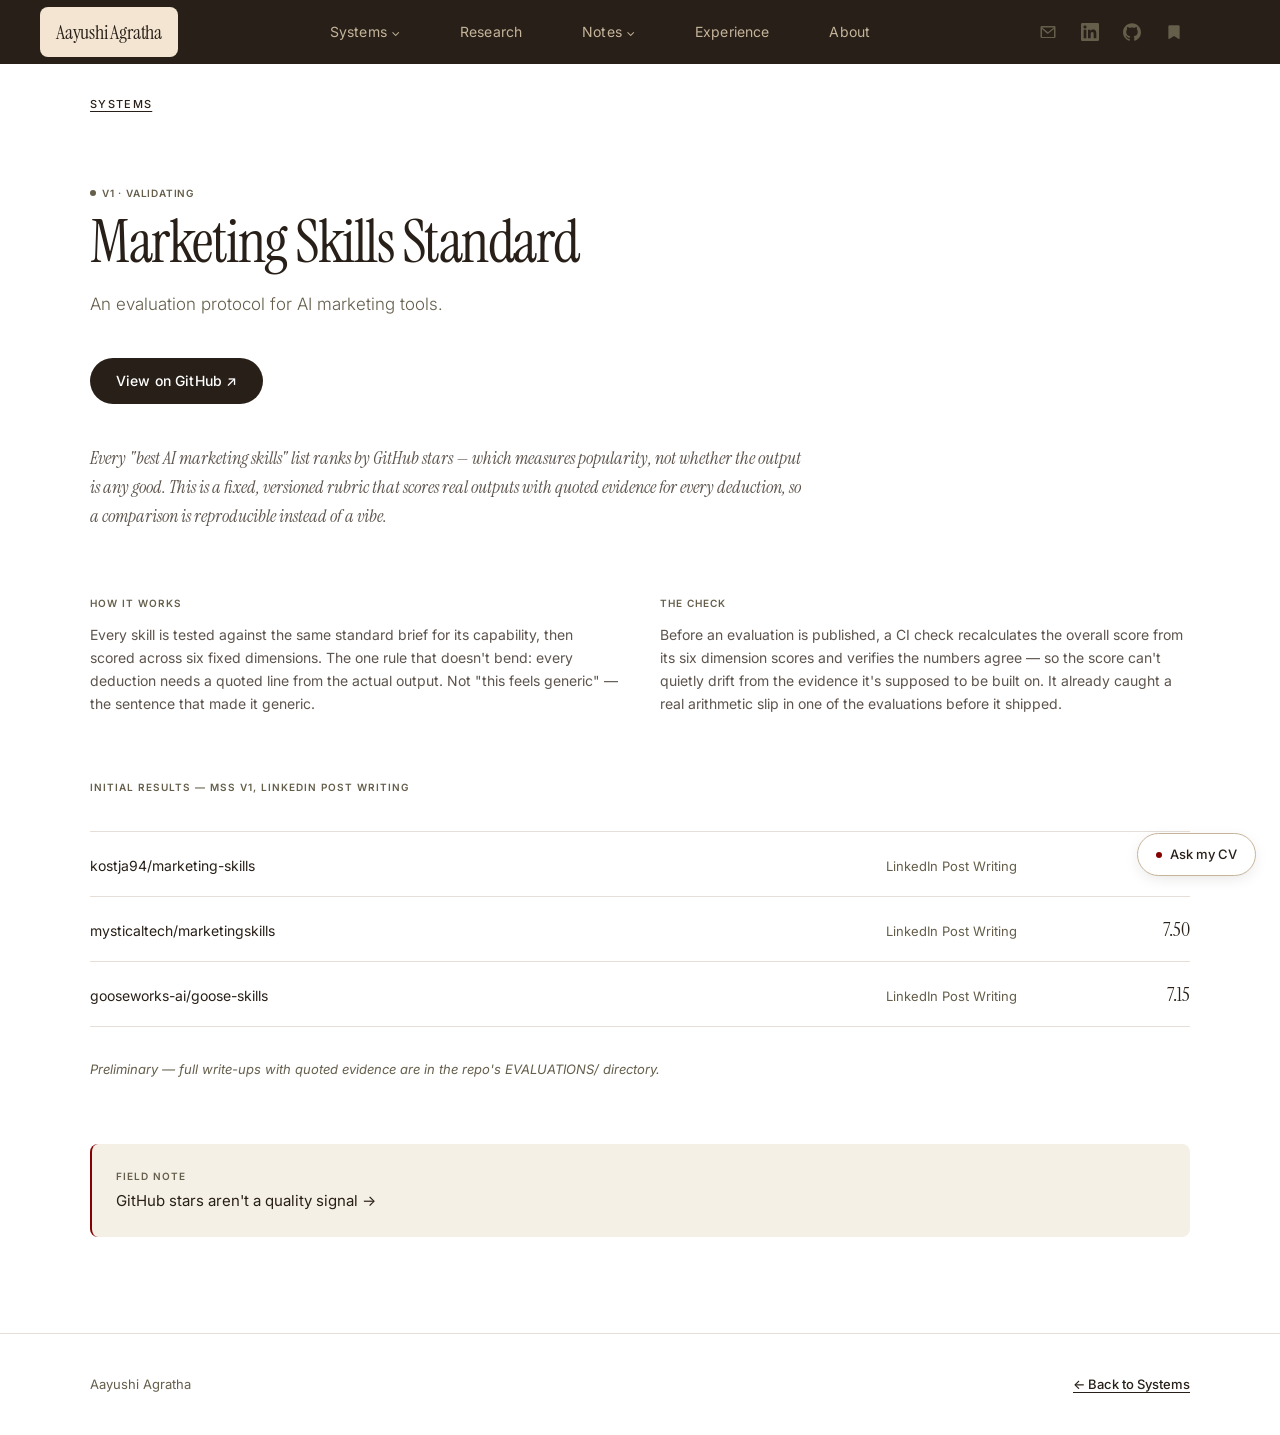
<file: systems/marketing-skills-standard/index.html>
<!DOCTYPE html>
<html lang="en">
<head>
  <meta charset="UTF-8">
  <meta name="viewport" content="width=device-width, initial-scale=1.0">
  <title>Marketing Skills Standard — Aayushi Agratha</title>
  <meta name="description" content="An evaluation protocol for AI marketing tools — fixed rubric, quoted evidence, reproducible scoring.">
  <link rel="preconnect" href="https://fonts.googleapis.com">
  <link rel="preconnect" href="https://fonts.gstatic.com" crossorigin>
  <link href="https://fonts.googleapis.com/css2?family=Instrument+Serif:ital@0;1&family=Inter:wght@300;400;500&display=swap" rel="stylesheet">
  <link rel="stylesheet" href="../../styles.css">
</head>
<body>

  <a href="#main-content" class="skip-link">Skip to content</a>

  <header class="nav">
    <div class="nav-inner">
      <a href="../../index.html" class="nav-name">Aayushi Agratha</a>
      <nav class="nav-links">
        <div class="nav-item has-dropdown">
          <a href="../../index.html#systems" class="nav-link">Systems</a>
          <div class="nav-dropdown" data-nav-dropdown="systems"></div>
        </div>
        <a href="../../index.html#research" class="nav-link">Research</a>
        <div class="nav-item has-dropdown">
          <a href="../../notes/" class="nav-link">Notes</a>
          <div class="nav-dropdown" data-nav-dropdown="notes"></div>
        </div>
        <a href="../../index.html#experience" class="nav-link">Experience</a>
        <a href="../../index.html#about" class="nav-link">About</a>
      </nav>
      <div class="social-pill social-pill--nav nav-social">
        <a href="mailto:aayushi.agratha@gmail.com" class="social-item" aria-label="Email">
          <span class="social-icon"><svg fill="currentColor" role="img" viewBox="0 0 24 24" xmlns="http://www.w3.org/2000/svg"><title>Email</title>
<path d="M2 5.5A1.5 1.5 0 0 1 3.5 4h17A1.5 1.5 0 0 1 22 5.5v13a1.5 1.5 0 0 1-1.5 1.5h-17A1.5 1.5 0 0 1 2 18.5v-13Zm2.2.5 7.8 6.4L19.8 6H4.2ZM20 7.9l-7.53 6.19a1.5 1.5 0 0 1-1.9 0L4 7.9v10.6h16V7.9Z"/>
</svg></span>
          <span class="social-tip">Email</span>
        </a>
        <a href="https://linkedin.com/in/aayushiagratha" target="_blank" rel="noopener noreferrer" class="social-item" aria-label="LinkedIn">
          <span class="social-icon"><svg fill="currentColor" role="img" viewBox="0 0 24 24" xmlns="http://www.w3.org/2000/svg"><title>LinkedIn</title><path d="M20.447 20.452h-3.554v-5.569c0-1.328-.027-3.037-1.852-3.037-1.853 0-2.136 1.445-2.136 2.939v5.667H9.351V9h3.414v1.561h.046c.477-.9 1.637-1.85 3.37-1.85 3.601 0 4.267 2.37 4.267 5.455v6.286zM5.337 7.433c-1.144 0-2.063-.926-2.063-2.065 0-1.138.92-2.063 2.063-2.063 1.14 0 2.064.925 2.064 2.063 0 1.139-.925 2.065-2.064 2.065zm1.782 13.019H3.555V9h3.564v11.452zM22.225 0H1.771C.792 0 0 .774 0 1.729v20.542C0 23.227.792 24 1.771 24h20.451C23.2 24 24 23.227 24 22.271V1.729C24 .774 23.2 0 22.222 0h.003z"/></svg></span>
          <span class="social-tip">LinkedIn</span>
        </a>
        <a href="https://github.com/aayushiagratha" target="_blank" rel="noopener noreferrer" class="social-item" aria-label="GitHub">
          <span class="social-icon"><svg fill="currentColor" role="img" viewBox="0 0 24 24" xmlns="http://www.w3.org/2000/svg"><title>GitHub</title><path d="M12 .297c-6.63 0-12 5.373-12 12 0 5.303 3.438 9.8 8.205 11.385.6.113.82-.258.82-.577 0-.285-.01-1.04-.015-2.04-3.338.724-4.042-1.61-4.042-1.61C4.422 18.07 3.633 17.7 3.633 17.7c-1.087-.744.084-.729.084-.729 1.205.084 1.838 1.236 1.838 1.236 1.07 1.835 2.809 1.305 3.495.998.108-.776.417-1.305.76-1.605-2.665-.3-5.466-1.332-5.466-5.93 0-1.31.465-2.38 1.235-3.22-.135-.303-.54-1.523.105-3.176 0 0 1.005-.322 3.3 1.23.96-.267 1.98-.399 3-.405 1.02.006 2.04.138 3 .405 2.28-1.552 3.285-1.23 3.285-1.23.645 1.653.24 2.873.12 3.176.765.84 1.23 1.91 1.23 3.22 0 4.61-2.805 5.625-5.475 5.92.42.36.81 1.096.81 2.22 0 1.606-.015 2.896-.015 3.286 0 .315.21.69.825.57C20.565 22.092 24 17.592 24 12.297c0-6.627-5.373-12-12-12"/></svg></span>
          <span class="social-tip">GitHub</span>
        </a>
        <a href="https://www.playbook.com/s/aayushiagratha/o82hjyKJjJtqUk6vEiYqnMmT" target="_blank" rel="noopener noreferrer" class="social-item" aria-label="Playbook">
          <span class="social-icon"><svg fill="currentColor" role="img" viewBox="0 0 24 24" xmlns="http://www.w3.org/2000/svg"><title>Playbook</title>
<path d="M6 3a1.5 1.5 0 0 0-1.5 1.5v16.19a.75.75 0 0 0 1.157.63L12 17.29l6.343 4.03A.75.75 0 0 0 19.5 20.69V4.5A1.5 1.5 0 0 0 18 3H6Z"/>
</svg></span>
          <span class="social-tip">Playbook</span>
        </a>
      </div>
      <button class="nav-menu-btn" id="menuBtn" aria-label="Menu" aria-expanded="false" aria-controls="mobileNav">
        <span></span><span></span>
      </button>
    </div>
  </header>

  <div class="mobile-nav" id="mobileNav">
    <a href="../../index.html#systems" class="mobile-nav-link">Systems</a>
    <a href="../../index.html#research" class="mobile-nav-link">Research</a>
    <a href="../../notes/" class="mobile-nav-link">Notes</a>
    <a href="../../index.html#experience" class="mobile-nav-link">Experience</a>
    <a href="../../index.html#about" class="mobile-nav-link">About</a>
    <a href="mailto:aayushi.agratha@gmail.com" class="mobile-nav-link">Email</a>
    <a href="https://linkedin.com/in/aayushiagratha" target="_blank" rel="noopener noreferrer" class="mobile-nav-link">LinkedIn</a>
    <a href="https://github.com/aayushiagratha" target="_blank" rel="noopener noreferrer" class="mobile-nav-link">GitHub</a>
    <a href="https://www.playbook.com/s/aayushiagratha/o82hjyKJjJtqUk6vEiYqnMmT" target="_blank" rel="noopener noreferrer" class="mobile-nav-link">Playbook</a>
  </div>

  <main id="main-content">
    <section class="section" style="padding-bottom: 0;">
      <div class="section-inner">
        <div class="section-header">
          <span class="section-label"><a href="../../index.html#systems" class="detail-link" style="font-size:11px; text-transform:uppercase; letter-spacing:0.12em; font-weight:500;">Systems</a></span>
        </div>

        <div class="pp-hero">
          <span class="status-badge" style="margin-bottom: var(--space-s);"><span class="dot"></span>V1 · Validating</span>
          <h1 class="pp-title">Marketing Skills Standard</h1>
          <p class="pp-tagline">An evaluation protocol for AI marketing tools.</p>
          <div class="pp-links">
            <a href="https://github.com/aayushiagratha/marketing-skills-hub" target="_blank" class="btn-primary">View on GitHub ↗</a>
          </div>
        </div>

        <div class="detail-block" style="margin-bottom: var(--space-2xl);">
          <p class="detail-lead">Every "best AI marketing skills" list ranks by GitHub stars — which measures popularity, not whether the output is any good. This is a fixed, versioned rubric that scores real outputs with quoted evidence for every deduction, so a comparison is reproducible instead of a vibe.</p>
        </div>

        <div class="detail-cols" style="margin-bottom: var(--space-2xl);">
          <div class="detail-col">
            <h4 class="detail-label">How it works</h4>
            <p>Every skill is tested against the same standard brief for its capability, then scored across six fixed dimensions. The one rule that doesn't bend: every deduction needs a quoted line from the actual output. Not "this feels generic" — the sentence that made it generic.</p>
          </div>
          <div class="detail-col">
            <h4 class="detail-label">The check</h4>
            <p>Before an evaluation is published, a CI check recalculates the overall score from its six dimension scores and verifies the numbers agree — so the score can't quietly drift from the evidence it's supposed to be built on. It already caught a real arithmetic slip in one of the evaluations before it shipped.</p>
          </div>
        </div>

        <div class="detail-block" style="margin-bottom: var(--space-2xl);">
          <h4 class="detail-label">Initial results — MSS v1, LinkedIn post writing</h4>
          <div class="results-table">
            <div class="results-row">
              <span class="results-skill">kostja94/marketing-skills</span>
              <span class="results-capability">LinkedIn Post Writing</span>
              <span class="results-score">8.05</span>
            </div>
            <div class="results-row">
              <span class="results-skill">mysticaltech/marketingskills</span>
              <span class="results-capability">LinkedIn Post Writing</span>
              <span class="results-score">7.50</span>
            </div>
            <div class="results-row">
              <span class="results-skill">gooseworks-ai/goose-skills</span>
              <span class="results-capability">LinkedIn Post Writing</span>
              <span class="results-score">7.15</span>
            </div>
          </div>
          <p class="detail-note-inline" style="margin-top: var(--space-m);">Preliminary — full write-ups with quoted evidence are in the repo's EVALUATIONS/ directory.</p>
        </div>

        <div class="related-note">
          <div class="related-note-label">Field note</div>
          <a href="../../notes/github-stars-arent-a-quality-signal/">GitHub stars aren't a quality signal →</a>
        </div>
        <div style="margin-bottom: var(--space-2xl);"></div>

      </div>
    </section>
  </main>

  <footer class="footer">
    <div class="footer-inner">
      <span>Aayushi Agratha</span>
      <span><a href="../../index.html#systems" class="detail-link">← Back to Systems</a></span>
    </div>
  </footer>

  <a href="https://ask-my-cv-woad.vercel.app" class="ask-cv-float" data-ask-cv>
    <span class="ask-cv-dot"></span>Ask my CV
  </a>

  <div class="ask-cv-modal" id="askCvModal" role="dialog" aria-modal="true" aria-label="Ask my CV">
    <div class="ask-cv-modal-backdrop" data-ask-cv-close></div>
    <div class="ask-cv-modal-panel">
      <button class="ask-cv-modal-close" data-ask-cv-close aria-label="Close">×</button>
      <iframe src="https://ask-my-cv-woad.vercel.app" title="Ask my CV" loading="lazy"></iframe>
    </div>
  </div>

  <script src="../../data/projects.js"></script>
  <script src="../../data/notes.js"></script>
  <script src="../../script.js"></script>
</body>
</html>
</file>
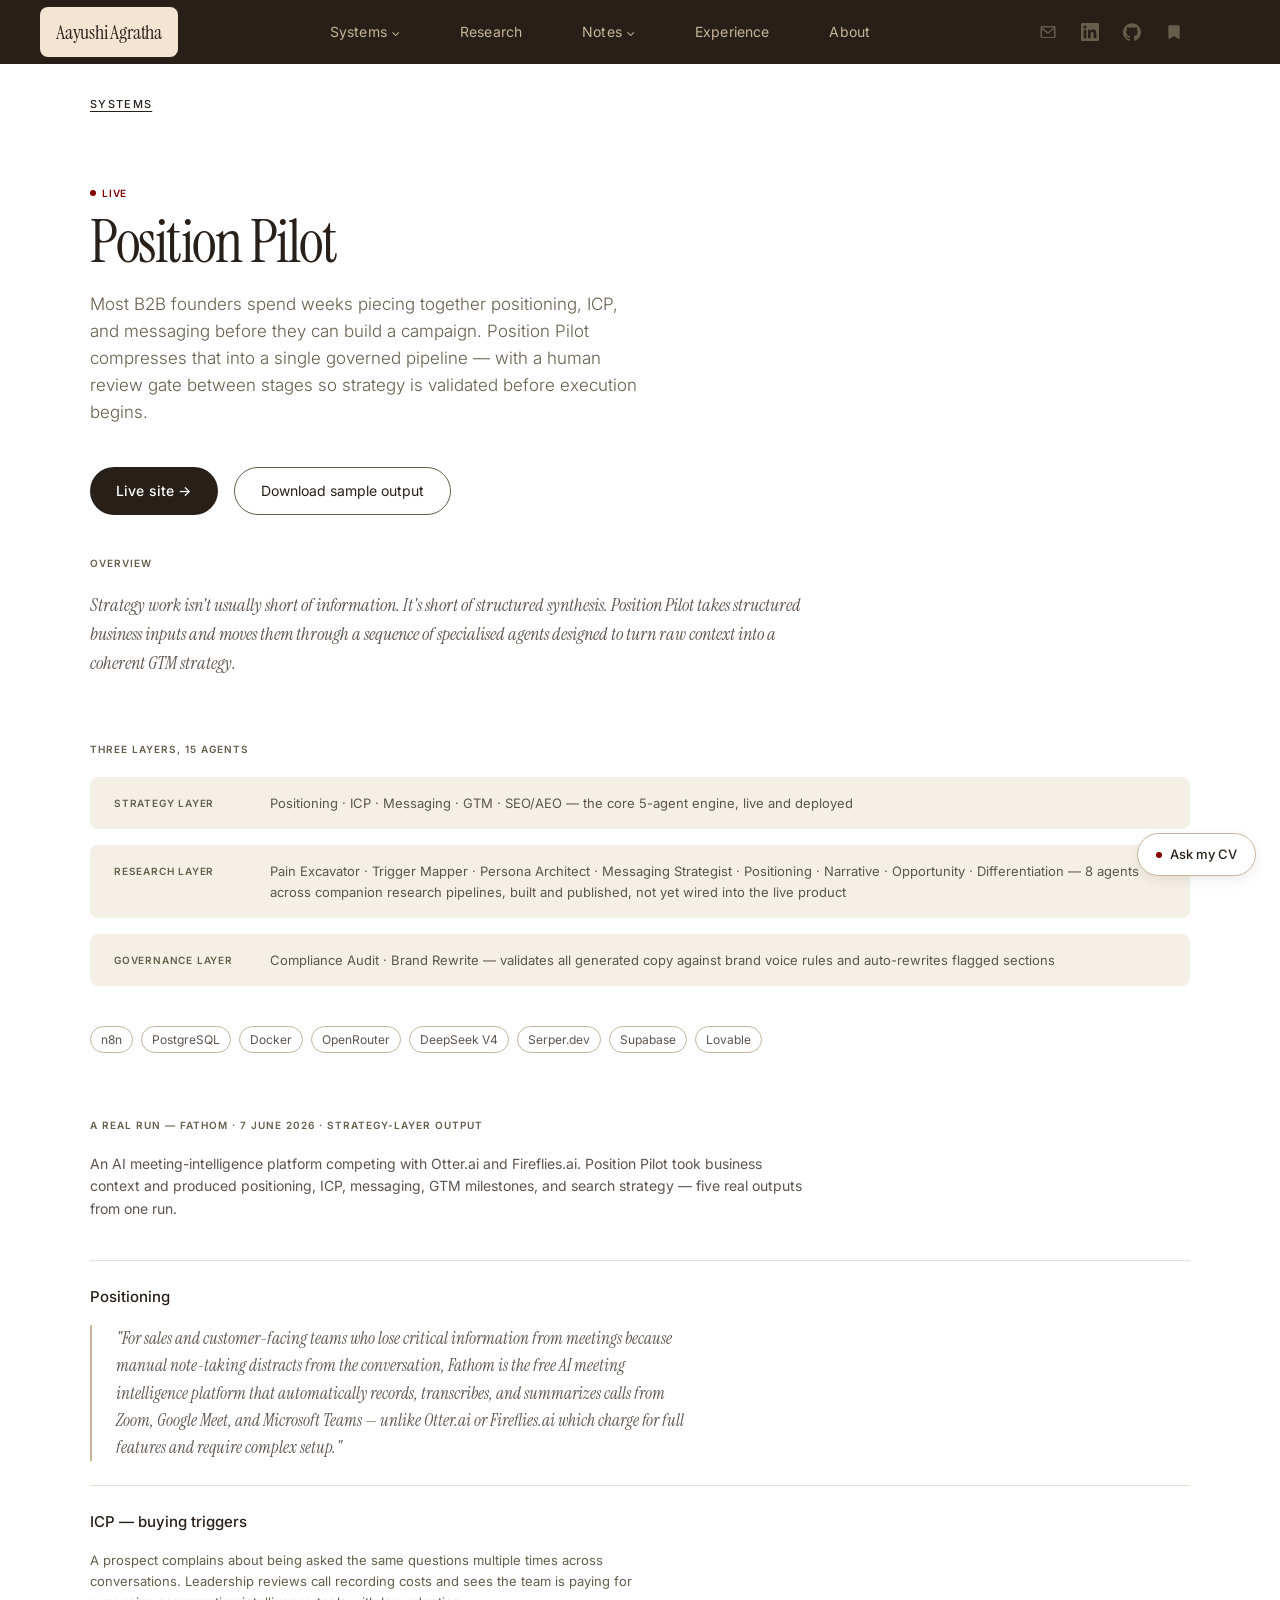
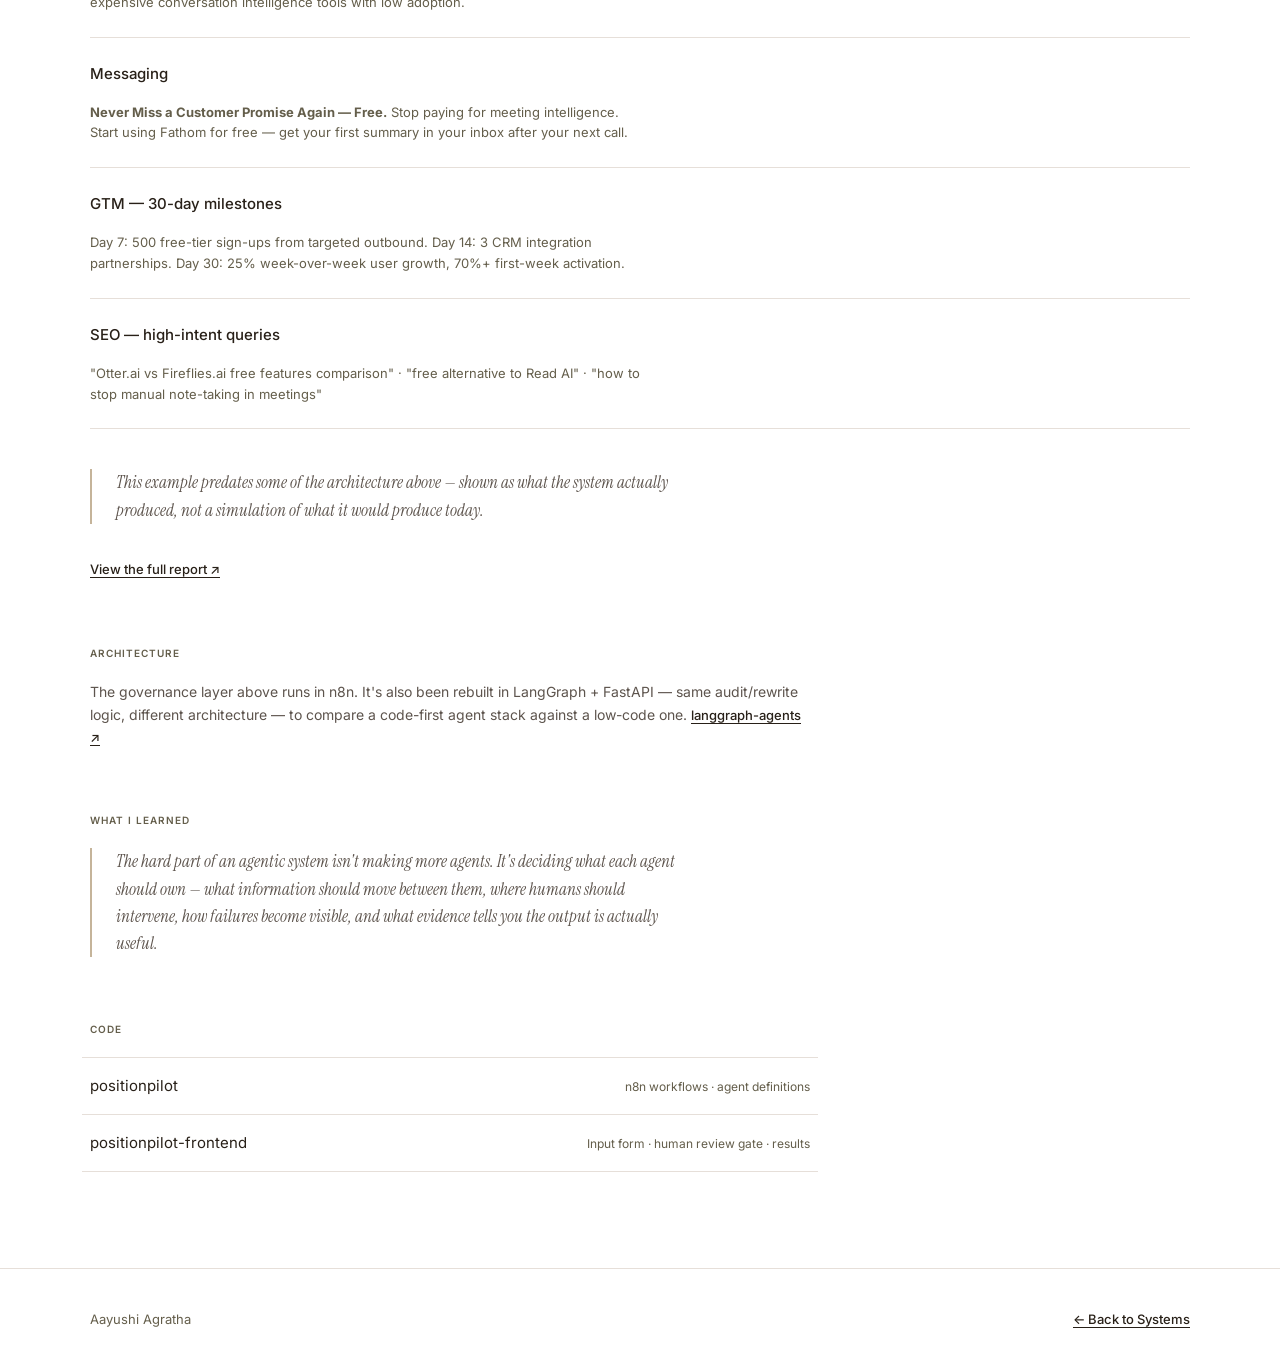
<file: systems/position-pilot/index.html>
<!DOCTYPE html>
<html lang="en">
<head>
  <meta charset="UTF-8">
  <meta name="viewport" content="width=device-width, initial-scale=1.0">
  <title>Position Pilot — Aayushi Agratha</title>
  <meta name="description" content="AI-native GTM strategy engine — 15 agents, 3 stages, human review.">
  <link rel="preconnect" href="https://fonts.googleapis.com">
  <link rel="preconnect" href="https://fonts.gstatic.com" crossorigin>
  <link href="https://fonts.googleapis.com/css2?family=Instrument+Serif:ital@0;1&family=Inter:wght@300;400;500&display=swap" rel="stylesheet">
  <link rel="stylesheet" href="../../styles.css">
</head>
<body>

  <a href="#main-content" class="skip-link">Skip to content</a>

  <header class="nav">
    <div class="nav-inner">
      <a href="../../index.html" class="nav-name">Aayushi Agratha</a>
      <nav class="nav-links">
        <div class="nav-item has-dropdown">
          <a href="../../index.html#systems" class="nav-link">Systems</a>
          <div class="nav-dropdown" data-nav-dropdown="systems"></div>
        </div>
        <a href="../../index.html#research" class="nav-link">Research</a>
        <div class="nav-item has-dropdown">
          <a href="../../notes/" class="nav-link">Notes</a>
          <div class="nav-dropdown" data-nav-dropdown="notes"></div>
        </div>
        <a href="../../index.html#experience" class="nav-link">Experience</a>
        <a href="../../index.html#about" class="nav-link">About</a>
      </nav>
      <div class="social-pill social-pill--nav nav-social">
        <a href="mailto:aayushi.agratha@gmail.com" class="social-item" aria-label="Email">
          <span class="social-icon"><svg fill="currentColor" role="img" viewBox="0 0 24 24" xmlns="http://www.w3.org/2000/svg"><title>Email</title>
<path d="M2 5.5A1.5 1.5 0 0 1 3.5 4h17A1.5 1.5 0 0 1 22 5.5v13a1.5 1.5 0 0 1-1.5 1.5h-17A1.5 1.5 0 0 1 2 18.5v-13Zm2.2.5 7.8 6.4L19.8 6H4.2ZM20 7.9l-7.53 6.19a1.5 1.5 0 0 1-1.9 0L4 7.9v10.6h16V7.9Z"/>
</svg></span>
          <span class="social-tip">Email</span>
        </a>
        <a href="https://linkedin.com/in/aayushiagratha" target="_blank" rel="noopener noreferrer" class="social-item" aria-label="LinkedIn">
          <span class="social-icon"><svg fill="currentColor" role="img" viewBox="0 0 24 24" xmlns="http://www.w3.org/2000/svg"><title>LinkedIn</title><path d="M20.447 20.452h-3.554v-5.569c0-1.328-.027-3.037-1.852-3.037-1.853 0-2.136 1.445-2.136 2.939v5.667H9.351V9h3.414v1.561h.046c.477-.9 1.637-1.85 3.37-1.85 3.601 0 4.267 2.37 4.267 5.455v6.286zM5.337 7.433c-1.144 0-2.063-.926-2.063-2.065 0-1.138.92-2.063 2.063-2.063 1.14 0 2.064.925 2.064 2.063 0 1.139-.925 2.065-2.064 2.065zm1.782 13.019H3.555V9h3.564v11.452zM22.225 0H1.771C.792 0 0 .774 0 1.729v20.542C0 23.227.792 24 1.771 24h20.451C23.2 24 24 23.227 24 22.271V1.729C24 .774 23.2 0 22.222 0h.003z"/></svg></span>
          <span class="social-tip">LinkedIn</span>
        </a>
        <a href="https://github.com/aayushiagratha" target="_blank" rel="noopener noreferrer" class="social-item" aria-label="GitHub">
          <span class="social-icon"><svg fill="currentColor" role="img" viewBox="0 0 24 24" xmlns="http://www.w3.org/2000/svg"><title>GitHub</title><path d="M12 .297c-6.63 0-12 5.373-12 12 0 5.303 3.438 9.8 8.205 11.385.6.113.82-.258.82-.577 0-.285-.01-1.04-.015-2.04-3.338.724-4.042-1.61-4.042-1.61C4.422 18.07 3.633 17.7 3.633 17.7c-1.087-.744.084-.729.084-.729 1.205.084 1.838 1.236 1.838 1.236 1.07 1.835 2.809 1.305 3.495.998.108-.776.417-1.305.76-1.605-2.665-.3-5.466-1.332-5.466-5.93 0-1.31.465-2.38 1.235-3.22-.135-.303-.54-1.523.105-3.176 0 0 1.005-.322 3.3 1.23.96-.267 1.98-.399 3-.405 1.02.006 2.04.138 3 .405 2.28-1.552 3.285-1.23 3.285-1.23.645 1.653.24 2.873.12 3.176.765.84 1.23 1.91 1.23 3.22 0 4.61-2.805 5.625-5.475 5.92.42.36.81 1.096.81 2.22 0 1.606-.015 2.896-.015 3.286 0 .315.21.69.825.57C20.565 22.092 24 17.592 24 12.297c0-6.627-5.373-12-12-12"/></svg></span>
          <span class="social-tip">GitHub</span>
        </a>
        <a href="https://www.playbook.com/s/aayushiagratha/o82hjyKJjJtqUk6vEiYqnMmT" target="_blank" rel="noopener noreferrer" class="social-item" aria-label="Playbook">
          <span class="social-icon"><svg fill="currentColor" role="img" viewBox="0 0 24 24" xmlns="http://www.w3.org/2000/svg"><title>Playbook</title>
<path d="M6 3a1.5 1.5 0 0 0-1.5 1.5v16.19a.75.75 0 0 0 1.157.63L12 17.29l6.343 4.03A.75.75 0 0 0 19.5 20.69V4.5A1.5 1.5 0 0 0 18 3H6Z"/>
</svg></span>
          <span class="social-tip">Playbook</span>
        </a>
      </div>
      <button class="nav-menu-btn" id="menuBtn" aria-label="Menu" aria-expanded="false" aria-controls="mobileNav">
        <span></span><span></span>
      </button>
    </div>
  </header>

  <div class="mobile-nav" id="mobileNav">
    <a href="../../index.html#systems" class="mobile-nav-link">Systems</a>
    <a href="../../index.html#research" class="mobile-nav-link">Research</a>
    <a href="../../notes/" class="mobile-nav-link">Notes</a>
    <a href="../../index.html#experience" class="mobile-nav-link">Experience</a>
    <a href="../../index.html#about" class="mobile-nav-link">About</a>
    <a href="mailto:aayushi.agratha@gmail.com" class="mobile-nav-link">Email</a>
    <a href="https://linkedin.com/in/aayushiagratha" target="_blank" rel="noopener noreferrer" class="mobile-nav-link">LinkedIn</a>
    <a href="https://github.com/aayushiagratha" target="_blank" rel="noopener noreferrer" class="mobile-nav-link">GitHub</a>
    <a href="https://www.playbook.com/s/aayushiagratha/o82hjyKJjJtqUk6vEiYqnMmT" target="_blank" rel="noopener noreferrer" class="mobile-nav-link">Playbook</a>
  </div>

  <main id="main-content">
    <section class="section" style="padding-bottom: 0;">
      <div class="section-inner">
        <div class="section-header">
          <span class="section-label"><a href="../../index.html#systems" class="detail-link" style="font-size:11px; text-transform:uppercase; letter-spacing:0.12em; font-weight:500;">Systems</a></span>
        </div>

        <div class="pp-hero">
          <span class="status-badge status-badge--live" style="margin-bottom: var(--space-s);"><span class="dot"></span>Live</span>
          <h1 class="pp-title">Position Pilot</h1>
          <p class="pp-tagline">Most B2B founders spend weeks piecing together positioning, ICP, and messaging before they can build a campaign. Position Pilot compresses that into a single governed pipeline — with a human review gate between stages so strategy is validated before execution begins.</p>
          <div class="pp-links">
            <a href="https://positionpilot.lovable.app" target="_blank" class="btn-primary">Live site →</a>
            <a href="../../position-pilot-sample-output.pdf" class="btn-secondary" download>Download sample output</a>
          </div>
        </div>

        <div class="detail-block" style="margin-bottom: var(--space-2xl);">
          <h4 class="detail-label">Overview</h4>
          <p class="detail-lead">Strategy work isn't usually short of information. It's short of structured synthesis. Position Pilot takes structured business inputs and moves them through a sequence of specialised agents designed to turn raw context into a coherent GTM strategy.</p>
        </div>

        <div class="detail-block" style="margin-bottom: var(--space-2xl);">
          <h4 class="detail-label">Three layers, 15 agents</h4>
          <div class="agent-layers">
            <div class="agent-layer">
              <span class="layer-tag">Strategy Layer</span>
              <p>Positioning · ICP · Messaging · GTM · SEO/AEO — the core 5-agent engine, live and deployed</p>
            </div>
            <div class="agent-layer">
              <span class="layer-tag">Research Layer</span>
              <p>Pain Excavator · Trigger Mapper · Persona Architect · Messaging Strategist · Positioning · Narrative · Opportunity · Differentiation — 8 agents across companion research pipelines, built and published, not yet wired into the live product</p>
            </div>
            <div class="agent-layer">
              <span class="layer-tag">Governance Layer</span>
              <p>Compliance Audit · Brand Rewrite — validates all generated copy against brand voice rules and auto-rewrites flagged sections</p>
            </div>
          </div>
          <div class="tag-row" style="margin-top: var(--space-l);">
            <span class="tag">n8n</span><span class="tag">PostgreSQL</span><span class="tag">Docker</span><span class="tag">OpenRouter</span>
            <span class="tag">DeepSeek V4</span><span class="tag">Serper.dev</span><span class="tag">Supabase</span><span class="tag">Lovable</span>
          </div>
        </div>

        <div class="detail-block" style="margin-bottom: var(--space-2xl);">
          <h4 class="detail-label">A real run — Fathom · 7 June 2026 · Strategy-layer output</h4>
          <p style="font-size: 14px; color: var(--ink-soft); max-width: var(--col-w); margin-bottom: var(--space-l);">An AI meeting-intelligence platform competing with Otter.ai and Fireflies.ai. Position Pilot took business context and produced positioning, ICP, messaging, GTM milestones, and search strategy — five real outputs from one run.</p>

          <div class="writing-samples">
            <div class="writing-sample">
              <div class="writing-sample-header"><span class="writing-sample-label">Positioning</span></div>
              <p class="writing-quote">"For sales and customer-facing teams who lose critical information from meetings because manual note-taking distracts from the conversation, Fathom is the free AI meeting intelligence platform that automatically records, transcribes, and summarizes calls from Zoom, Google Meet, and Microsoft Teams — unlike Otter.ai or Fireflies.ai which charge for full features and require complex setup."</p>
            </div>
            <div class="writing-sample">
              <div class="writing-sample-header"><span class="writing-sample-label">ICP — buying triggers</span></div>
              <p class="writing-context">A prospect complains about being asked the same questions multiple times across conversations. Leadership reviews call recording costs and sees the team is paying for expensive conversation intelligence tools with low adoption.</p>
            </div>
            <div class="writing-sample">
              <div class="writing-sample-header"><span class="writing-sample-label">Messaging</span></div>
              <p class="writing-context"><strong>Never Miss a Customer Promise Again — Free.</strong> Stop paying for meeting intelligence. Start using Fathom for free — get your first summary in your inbox after your next call.</p>
            </div>
            <div class="writing-sample">
              <div class="writing-sample-header"><span class="writing-sample-label">GTM — 30-day milestones</span></div>
              <p class="writing-context">Day 7: 500 free-tier sign-ups from targeted outbound. Day 14: 3 CRM integration partnerships. Day 30: 25% week-over-week user growth, 70%+ first-week activation.</p>
            </div>
            <div class="writing-sample">
              <div class="writing-sample-header"><span class="writing-sample-label">SEO — high-intent queries</span></div>
              <p class="writing-context">"Otter.ai vs Fireflies.ai free features comparison" · "free alternative to Read AI" · "how to stop manual note-taking in meetings"</p>
            </div>
          </div>
          <p class="writing-quote" style="margin-top: var(--space-l);">This example predates some of the architecture above — shown as what the system actually produced, not a simulation of what it would produce today.</p>
          <p style="margin-top: var(--space-m);"><a href="https://github.com/aayushiagratha/portfolio/blob/main/position-pilot-sample-output.pdf" target="_blank" class="detail-link">View the full report ↗</a></p>
        </div>

        <div class="detail-block" style="margin-bottom: var(--space-2xl);">
          <h4 class="detail-label">Architecture</h4>
          <p style="font-size: 14px; color: var(--ink-soft); max-width: var(--col-w);">The governance layer above runs in n8n. It's also been rebuilt in LangGraph + FastAPI — same audit/rewrite logic, different architecture — to compare a code-first agent stack against a low-code one. <a href="https://github.com/aayushiagratha/langgraph-agents" target="_blank" class="detail-link">langgraph-agents ↗</a></p>
        </div>

        <div class="detail-block" style="margin-bottom: var(--space-2xl);">
          <h4 class="detail-label">What I learned</h4>
          <p class="writing-quote">The hard part of an agentic system isn't making more agents. It's deciding what each agent should own — what information should move between them, where humans should intervene, how failures become visible, and what evidence tells you the output is actually useful.</p>
        </div>

        <div class="detail-block" style="margin-bottom: var(--space-2xl);">
          <h4 class="detail-label">Code</h4>
          <div class="code-links">
            <a class="code-link" href="https://github.com/aayushiagratha/positionpilot" target="_blank"><span class="code-link-name">positionpilot</span><span class="code-link-desc">n8n workflows · agent definitions</span></a>
            <a class="code-link" href="https://github.com/aayushiagratha/positionpilot-frontend" target="_blank"><span class="code-link-name">positionpilot-frontend</span><span class="code-link-desc">Input form · human review gate · results</span></a>
          </div>
        </div>

      </div>
    </section>
  </main>

  <footer class="footer">
    <div class="footer-inner">
      <span>Aayushi Agratha</span>
      <span><a href="../../index.html#systems" class="detail-link">← Back to Systems</a></span>
    </div>
  </footer>

  <a href="https://ask-my-cv-woad.vercel.app" class="ask-cv-float" data-ask-cv>
    <span class="ask-cv-dot"></span>Ask my CV
  </a>

  <div class="ask-cv-modal" id="askCvModal" role="dialog" aria-modal="true" aria-label="Ask my CV">
    <div class="ask-cv-modal-backdrop" data-ask-cv-close></div>
    <div class="ask-cv-modal-panel">
      <button class="ask-cv-modal-close" data-ask-cv-close aria-label="Close">×</button>
      <iframe src="https://ask-my-cv-woad.vercel.app" title="Ask my CV" loading="lazy"></iframe>
    </div>
  </div>

  <script src="../../data/projects.js"></script>
  <script src="../../data/notes.js"></script>
  <script src="../../script.js"></script>
</body>
</html>
</file>
<file: styles.css>
/* ============================================================
AAYUSHI AGRATHA â PORTFOLIO
White ground Â· Instrument Serif + Inter Â· Conscious space
============================================================ */

/* ----------------------------------------------------------
TOKENS
---------------------------------------------------------- */
:root {
     /* Editorial espresso/cream/red palette. Accent discipline: --accent
        marks interaction, active state, status, or selection ONLY —
        never a static heading/label (those use --ink-muted). */
     --white: #ffffff;
     --off-white: #f3e5d2;
     --stone-50: #f5f0e6;
     --stone-100: #e6dfd9;
     --stone-200: #c5b49a;
     --stone-400: #645e4b;
     --ink: #282018;
     --ink-soft: #5d544d;
     --ink-muted: #645e4b; /* darkened from #79715a — the lighter value failed WCAG AA (4.5:1) against the cream/sage backgrounds it appears on */
     --accent: #850000;
     --accent-subtle: #c5b49a;
     --accent-tint: rgba(133,0,0,0.16);
     --brown-deep: #54422b;

  --font-serif: 'Instrument Serif', Georgia, serif;
     --font-sans: 'Inter', -apple-system, sans-serif;

  --space-xs: 4px;
     --space-s: 8px;
     --space-m: 16px;
     --space-l: 24px;
     --space-xl: 40px;
     --space-2xl: 64px;
     --space-3xl: 96px;
     --space-4xl: 128px;

  --radius: 4px;
     --radius-m: 8px;

  --max-w: 1100px;
     --col-w: 720px;

  --ease: cubic-bezier(0.4, 0, 0.2, 1);
}

/* ----------------------------------------------------------
RESET
---------------------------------------------------------- */
*, *::before, *::after { box-sizing: border-box; margin: 0; padding: 0; }

html {
     scroll-behavior: smooth;
     -webkit-text-size-adjust: 100%;
}

body {
     font-family: var(--font-sans);
     font-size: 16px;
     line-height: 1.6;
     color: var(--ink);
     background: var(--white);
     -webkit-font-smoothing: antialiased;
}

/* ----------------------------------------------------------
FOCUS — no visible focus state existed anywhere before this.
:focus-visible only, so mouse clicks don't show the ring —
keyboard/switch navigation does. Accent color is correct here:
focus is an interaction state, same rule as everything else.
---------------------------------------------------------- */
a:focus-visible,
button:focus-visible,
[tabindex]:focus-visible {
  outline: 2px solid var(--accent);
  outline-offset: 3px;
  border-radius: 2px;
}

/* ----------------------------------------------------------
SKIP LINK — visually hidden until focused, first tab stop
on every page.
---------------------------------------------------------- */
.skip-link {
  position: absolute;
  top: -100px;
  left: var(--space-m);
  z-index: 200;
  background: var(--ink);
  color: var(--white);
  padding: 10px 18px;
  border-radius: var(--radius);
  font-size: 14px;
  font-weight: 500;
  transition: top 0.15s var(--ease);
}
.skip-link:focus-visible {
  top: var(--space-m);
  outline: 2px solid var(--white);
  outline-offset: 2px;
}

a { color: inherit; text-decoration: none; }
img { display: block; max-width: 100%; }
button { cursor: pointer; border: none; background: none; font-family: inherit; }
ul { list-style: none; }

/* ----------------------------------------------------------
NAV
---------------------------------------------------------- */
.nav {
     position: fixed;
     top: 0;
     left: 0;
     right: 0;
     z-index: 100;
     background: var(--ink); /* matches .hero */
}

.nav-inner {
     padding: 0 var(--space-xl);
     height: 64px;
     display: grid;
     grid-template-columns: auto 1fr auto auto;
     align-items: center;
     gap: var(--space-xl);
}

/* explicit placement so each piece stays pinned to its corner
   regardless of which siblings are hidden (e.g. .nav-links on mobile) */
.nav-name { grid-column: 1; }
.nav-links { grid-column: 2; }
.nav-social { grid-column: 3; }
.nav-menu-btn { grid-column: 4; }

.nav-name {
     font-family: var(--font-serif);
     font-size: 20px;
     color: var(--ink);
     background: var(--off-white);
     flex-shrink: 0;
     letter-spacing: -0.01em;
     font-weight: 400;
     padding: 9px 16px;
     border-radius: var(--radius-m);
     transition: opacity 0.2s var(--ease);
}

.nav-name:hover { opacity: 0.85; }

.nav-links {
     display: flex;
     align-items: stretch; /* stretch to the full nav height so dropdowns
        anchor to the bar's bottom edge, not the text's own line height */
     align-self: stretch;
     justify-content: center;
     gap: var(--space-xl);
}

.nav-link {
     position: relative;
     display: flex;
     align-items: center;
     padding: 0 10px;
     border-radius: 8px;
     font-size: 14px;
     font-weight: 400;
     color: var(--stone-200);
     letter-spacing: 0.01em;
     transition: color 0.2s var(--ease), background 0.2s var(--ease);
}

.nav-link::before {
     content: "";
     position: absolute;
     bottom: 14px;
     left: 50%;
     transform: translateX(-50%);
     width: 0;
     height: 2px;
     border-radius: 1px;
     background: var(--accent);
     opacity: 0;
     transition: width 0.2s var(--ease), opacity 0.2s var(--ease);
}

.nav-link:hover {
     color: var(--off-white);
     background: rgba(133, 0, 0, 0.14);
}

.nav-link:hover::before { width: 14px; opacity: 1; }

.nav-item {
     position: relative;
     display: flex;
     align-items: stretch;
}

.nav-item.has-dropdown > .nav-link::after {
     content: "⌄";
     display: inline-block;
     margin-left: 4px;
     color: inherit; /* follows .nav-link's own color/hover state */
     font-size: 12px;
}

.nav-dropdown {
     position: absolute;
     top: 100%;
     left: 50%;
     transform: translate(-50%, 10px);
     width: 260px;
     background: var(--ink);
     border: 1px solid var(--ink-soft);
     border-radius: var(--radius-m);
     box-shadow: 0 12px 32px -12px rgba(0,0,0,0.4);
     padding: 8px;
     display: flex;
     flex-direction: column;
     opacity: 0;
     visibility: hidden;
     transition: opacity 0.15s var(--ease), transform 0.15s var(--ease);
}

.nav-item:hover .nav-dropdown,
.nav-item:focus-within .nav-dropdown {
     opacity: 1;
     visibility: visible;
     transform: translate(-50%, 4px);
}

.nav-dropdown a {
     padding: 10px 12px;
     font-size: 13px;
     line-height: 1.4;
     color: var(--stone-200);
     border-bottom: 1px solid rgba(255,255,255,0.08);
     transition: background 0.15s var(--ease), color 0.15s var(--ease);
}

.nav-dropdown a:first-child { border-radius: 6px 6px 0 0; }
.nav-dropdown a:last-child { border-bottom: none; border-radius: 0 0 6px 6px; }

.nav-dropdown a:hover { background: rgba(255,255,255,0.06); color: var(--off-white); }

/* nav's social pill sits on a dark nav bar already, so the tooltip
   flips to open downward instead of upward off the top of the viewport */
.social-pill--nav .social-tip {
     bottom: auto;
     top: 100%;
     margin-bottom: 0;
     margin-top: 8px;
     transform: translateX(-50%) translateY(-4px);
}

.social-pill--nav .social-tip::after {
     top: auto;
     bottom: 100%;
     transform: translateX(-50%) rotate(45deg);
}

.social-pill--nav .social-item:hover .social-tip,
.social-pill--nav .social-item:focus-visible .social-tip {
     transform: translateX(-50%) translateY(0);
}

.nav-menu-btn {
     display: none;
     flex-direction: column;
     gap: 5px;
     padding: 4px;
}

.nav-menu-btn span {
     display: block;
     width: 22px;
     height: 1.5px;
     background: var(--off-white);
     transition: transform 0.2s var(--ease), opacity 0.2s var(--ease);
}

/* ----------------------------------------------------------
MOBILE NAV
---------------------------------------------------------- */
.mobile-nav {
     position: fixed;
     top: 64px;
     left: 0;
     right: 0;
     background: var(--white);
     border-bottom: 1px solid var(--stone-100);
     padding: var(--space-m) var(--space-xl);
     display: none;
     flex-direction: column;
     gap: var(--space-m);
     z-index: 99;
}

.mobile-nav.open { display: flex; }

.mobile-nav-link {
     font-size: 15px;
     color: var(--ink-soft);
     padding: var(--space-s) 0;
     border-bottom: 1px solid var(--stone-100);
}

/* ----------------------------------------------------------
HERO
---------------------------------------------------------- */
.hero {
  display: flex;
  align-items: center;
  padding-top: calc(64px + var(--space-2xl));
  padding-bottom: 0;
  padding-left: var(--space-xl);
  padding-right: var(--space-xl);
  background: var(--ink);
  color: var(--stone-50);
}

.hero-inner {
     max-width: var(--max-w);
     margin: 0 auto;
     display: grid;
     grid-template-columns: 1fr 300px;
     align-items: center;
     gap: var(--space-4xl);
}

.hero-eyebrow {
     font-size: 11px;
     font-weight: 500;
     letter-spacing: 0.12em;
     text-transform: uppercase;
     color: var(--stone-400); /* matches .research-label on the same dark background */
     margin-bottom: var(--space-l);
}

.hero-headline {
     font-family: var(--font-serif);
     font-size: clamp(44px, 6vw, 72px);
     font-weight: 400;
     line-height: 1.08;
     letter-spacing: -0.025em;
     color: var(--off-white); /* matches .research-quote on the same dark background */
     margin-bottom: var(--space-l);
}

.hero-headline em {
     font-style: italic;
     color: var(--stone-200);
}

.hero-subline {
     font-size: 16px;
     color: var(--stone-200); /* matches .research-meta on the same dark background */
     max-width: 440px;
     margin-bottom: var(--space-xl);
     font-weight: 300;
     line-height: 1.6;
}

.hero-actions {
     display: flex;
     gap: var(--space-m);
     flex-wrap: wrap;
}

.hero-photo {
     display: flex;
     justify-content: flex-end;
}

.hero-img {
     width: 260px;
     height: 320px;
     object-fit: cover;
     object-position: center 10%;
     border-radius: 6px;
}

/* ----------------------------------------------------------
BUTTONS
---------------------------------------------------------- */
.btn-primary {
     display: inline-flex;
     align-items: center;
     padding: 12px 26px;
     background: var(--ink);
     color: var(--white);
     font-size: 14px;
     font-weight: 500;
     border-radius: 100px;
     transition: opacity 0.2s var(--ease);
     letter-spacing: 0.01em;
}

.btn-primary:hover { opacity: 0.75; }

/* FIX: btn-secondary border changed from stone-200 (#d8d5d0) to stone-400 (#a09890)
   so the outlined pill is clearly visible against the white background */
.btn-secondary {
     display: inline-flex;
     align-items: center;
     padding: 12px 26px;
     background: transparent;
     color: var(--ink);
     font-size: 14px;
     font-weight: 400;
     border: 1.5px solid var(--stone-400);
     border-radius: 100px;
     transition: border-color 0.2s var(--ease), background 0.2s var(--ease);
}

.btn-secondary:hover {
     border-color: var(--ink);
     background: var(--stone-50);
}

/* hero sits on the same dark background as .research-band now — invert
   the CTA pills to match, scoped so Systems/Contact pages are untouched */
.hero .btn-primary { background: var(--off-white); color: var(--ink); }
.hero .btn-secondary { color: var(--off-white); border-color: var(--stone-200); }
.hero .btn-secondary:hover { border-color: var(--off-white); background: rgba(255,255,255,0.08); }

/* ----------------------------------------------------------
SECTIONS
---------------------------------------------------------- */
.section {
     padding: var(--space-3xl) var(--space-xl);
}

.section-inner {
     max-width: var(--max-w);
     margin: 0 auto;
}

.section-header {
     margin-bottom: var(--space-2xl);
}

.section-alt {
     background: var(--off-white); /* cream — used for Notes only, see section-identity scheme */
}

.section-label {
     display: block;
     font-size: 11px;
     font-weight: 500;
     letter-spacing: 0.12em;
     text-transform: uppercase;
     color: var(--ink-muted); /* static label — accent stays scarce, see token comment */
     margin-bottom: var(--space-s);
}

.section-title {
     font-family: var(--font-serif);
     font-size: clamp(28px, 3.5vw, 40px);
     font-weight: 400;
     line-height: 1.2;
     letter-spacing: -0.02em;
     color: var(--ink);
}


/* ----------------------------------------------------------
WORK LIST
---------------------------------------------------------- */
.work-list {
     display: flex;
     flex-direction: column;
}

.work-item {
     border-top: 1px solid var(--stone-100);
}

.work-item:last-child {
     border-bottom: 1px solid var(--stone-100);
}

.work-row {
     display: grid;
     grid-template-columns: 180px 1fr 32px;
     align-items: start;
     gap: var(--space-xl);
     padding: var(--space-l) 0;
     cursor: pointer;
     transition: opacity 0.15s var(--ease);
}

.work-row:hover { opacity: 0.65; }

.work-meta {
     display: flex;
     flex-direction: column;
     gap: 3px;
     padding-top: 4px;
}

.work-year {
     font-size: 12px;
     font-weight: 400;
     color: var(--ink-muted);
}

.work-type {
     font-size: 10px;
     font-weight: 500;
     letter-spacing: 0.07em;
     text-transform: uppercase;
     color: var(--stone-400);
}

.work-title-group {
     display: flex;
     flex-direction: column;
     gap: 2px;
     align-items: flex-start;
}

.work-title {
     font-family: var(--font-serif);
     font-size: 24px;
     font-weight: 400;
     color: var(--ink);
     letter-spacing: -0.01em;
     line-height: 1.2;
}

.work-subtitle {
     font-size: 13px;
     color: var(--ink-muted);
     font-weight: 300;
     line-height: 1.4;
}

.work-toggle {
     font-size: 22px;
     color: var(--ink);
     font-weight: 300;
     line-height: 1;
     padding-top: 4px;
     transition: transform 0.3s var(--ease), color 0.15s var(--ease);
     user-select: none;
}

.work-item.open .work-toggle {
     transform: rotate(45deg);
     color: var(--ink);
}

/* ----------------------------------------------------------
WORK DETAIL (expandable accordion)
FIX: improved transition â smoother, unhurried fold/unfold.
The detail-inner uses padding-top (not just padding-bottom) so
content slides in from the top edge cleanly.
overflow:hidden on detail itself clips the child as grid row shrinks.
---------------------------------------------------------- */
.work-detail {
     display: grid;
     grid-template-rows: 0fr;
     transition: grid-template-rows 0.5s cubic-bezier(0.25, 0.46, 0.45, 0.94);
     overflow: hidden;
}

.work-item.open .work-detail {
     grid-template-rows: 1fr;
}

.work-detail-inner {
  min-height: 0;
  display: flex;
  flex-direction: column;
  gap: var(--space-xl);
  padding-left: 220px;
}

.work-detail-inner::after {
  content: '';
  display: block;
  height: var(--space-2xl);
  flex-shrink: 0;
}

.detail-block {
     display: flex;
     flex-direction: column;
     gap: var(--space-m);
}

.detail-lead {
     font-family: var(--font-serif);
     font-size: 18px;
     line-height: 1.6;
     color: var(--ink-soft);
     font-style: italic;
     max-width: var(--col-w);
}

.detail-cols {
     display: grid;
     grid-template-columns: 1fr 1fr;
     gap: var(--space-xl);
}

.detail-col {
     display: flex;
     flex-direction: column;
     gap: var(--space-s);
}

.detail-label {
     font-size: 10px;
     font-weight: 600;
     letter-spacing: 0.1em;
     text-transform: uppercase;
     color: var(--ink-muted);
     margin-bottom: var(--space-xs);
}

.detail-col p,
.detail-col ul {
     font-size: 14px;
     color: var(--ink-soft);
     line-height: 1.65;
}

.detail-list {
     display: flex;
     flex-direction: column;
     gap: var(--space-s);
     padding-left: var(--space-m);
}

.detail-list li {
     font-size: 14px;
     color: var(--ink-soft);
     line-height: 1.6;
     list-style: disc;
}

.detail-list li strong { color: var(--ink); }

.detail-note {
     font-size: 13px;
     color: var(--ink-muted);
     padding: var(--space-m) var(--space-l);
     background: var(--stone-50);
     border-radius: var(--radius-m);
     border-left: 2px solid var(--stone-200);
}

.detail-note a { color: var(--ink-soft); text-decoration: underline; text-underline-offset: 3px; }

.detail-link {
     font-size: 13px;
     font-weight: 500;
     color: var(--ink);
     text-decoration: underline;
     text-underline-offset: 3px;
     transition: color 0.15s var(--ease);
}

.detail-link:hover { color: var(--accent); }

.detail-note-inline {
     font-size: 13px;
     color: var(--ink-muted);
     font-style: italic;
}

/* ----------------------------------------------------------
TAGS
---------------------------------------------------------- */
.tag-row {
     display: flex;
     flex-wrap: wrap;
     gap: var(--space-s);
     margin-top: var(--space-s);
}

.tag {
     font-size: 12px;
     font-weight: 400;
     color: var(--ink-soft);
     padding: 3px 10px;
     border: 1px solid var(--stone-200);
     border-radius: 100px;
     background: var(--white);
}

/* ----------------------------------------------------------
AGENT LAYERS
---------------------------------------------------------- */
.agent-layers {
     display: flex;
     flex-direction: column;
     gap: var(--space-m);
}

.agent-layer {
     display: grid;
     grid-template-columns: 140px 1fr;
     gap: var(--space-m);
     align-items: start;
     padding: var(--space-m) var(--space-l);
     background: var(--stone-50);
     border-radius: var(--radius-m);
}

.layer-tag {
     font-size: 10px;
     font-weight: 600;
     letter-spacing: 0.08em;
     text-transform: uppercase;
     color: var(--ink-muted);
     padding-top: 2px;
}

.agent-layer p {
     font-size: 13px;
     color: var(--ink-soft);
     line-height: 1.55;
}

/* ----------------------------------------------------------
METRICS
---------------------------------------------------------- */
.metrics-grid {
     display: grid;
     grid-template-columns: 1fr 1fr;
     gap: var(--space-l);
     margin-bottom: var(--space-m);
}

.metric {
     display: flex;
     flex-direction: column;
     gap: 4px;
}

.metric-num {
     font-family: var(--font-serif);
     font-size: 36px;
     font-weight: 400;
     color: var(--ink);
     letter-spacing: -0.02em;
     line-height: 1;
}

.metric-label {
     font-size: 12px;
     color: var(--ink-muted);
     line-height: 1.4;
}

/* ----------------------------------------------------------
WRITING LINKS (inside Palik)
---------------------------------------------------------- */
.writing-links {
     display: flex;
     flex-wrap: wrap;
     gap: var(--space-s);
}

.writing-link {
     font-size: 13px;
     color: var(--ink-soft);
     border: 1px solid var(--stone-200);
     border-radius: var(--radius);
     padding: 6px 14px;
     transition: border-color 0.15s var(--ease), background 0.15s var(--ease);
}

.writing-link:hover {
     border-color: var(--ink);
     background: var(--stone-50);
}

/* ----------------------------------------------------------
WRITING LIST (redesigned compact writing section)
---------------------------------------------------------- */
.writing-list {
  display: flex;
  flex-direction: column;
  border-top: 1px solid var(--stone-100);
}

.writing-list-item {
  display: flex;
  align-items: baseline;
  justify-content: space-between;
  gap: var(--space-l);
  padding: var(--space-m) 0;
  border-bottom: 1px solid var(--stone-100);
}

.writing-list-item--plain {
  /* no link column â spans full width */
}

.writing-list-main {
  display: flex;
  flex-direction: column;
  gap: 3px;
  flex: 1;
  min-width: 0;
}

.writing-list-title {
  font-size: 14px;
  font-weight: 500;
  color: var(--ink);
  line-height: 1.4;
}

.writing-list-note {
  font-size: 13px;
  color: var(--ink-muted);
  line-height: 1.55;
  font-weight: 300;
}

.writing-list-link {
  font-size: 13px;
  color: var(--ink-muted);
  white-space: nowrap;
  flex-shrink: 0;
  transition: color 0.15s var(--ease);
  text-decoration: underline;
  text-underline-offset: 3px;
}

.writing-list-link:hover { color: var(--ink); }

/* ----------------------------------------------------------
WRITING SECTION
---------------------------------------------------------- */
.writing-section {
     display: flex;
     flex-direction: column;
     gap: var(--space-2xl);
}

.writing-category {
     display: flex;
     flex-direction: column;
     gap: var(--space-l);
}

.writing-category-title {
     font-family: var(--font-serif);
     font-size: 22px;
     font-weight: 400;
     color: var(--ink);
     letter-spacing: -0.01em;
}

.writing-category-desc {
     font-size: 14px;
     color: var(--ink-muted);
     max-width: 560px;
     line-height: 1.6;
}

.writing-samples {
     display: flex;
     flex-direction: column;
}

.writing-sample {
     padding: var(--space-l) 0;
     border-top: 1px solid var(--stone-100);
     display: flex;
     flex-direction: column;
     gap: var(--space-m);
}

.writing-sample:last-child { border-bottom: 1px solid var(--stone-100); }

.writing-sample-header {
     display: flex;
     align-items: baseline;
     justify-content: space-between;
     gap: var(--space-m);
     flex-wrap: wrap;
}

.writing-sample-label {
     font-size: 15px;
     font-weight: 500;
     color: var(--ink);
}

.writing-sample-link {
     font-size: 13px;
     color: var(--ink-muted);
     text-decoration: underline;
     text-underline-offset: 3px;
     transition: color 0.15s var(--ease);
}

.writing-sample-link:hover { color: var(--ink); }

.writing-sample-note {
     font-size: 12px;
     color: var(--ink-muted);
}

.writing-quote {
     font-family: var(--font-serif);
     font-size: 17px;
     font-style: italic;
     color: var(--ink-soft);
     line-height: 1.6;
     padding-left: var(--space-l);
     border-left: 2px solid var(--stone-200);
     max-width: 600px;
}

.writing-context {
     font-size: 13px;
     color: var(--ink-muted);
     line-height: 1.6;
     max-width: 560px;
}

.writing-divider {
     height: 1px;
     background: var(--stone-100);
}

/* ----------------------------------------------------------
ABOUT
---------------------------------------------------------- */
/* About's header holds only the "Hello" label, no title, so the
   shared .section-header 64px margin (sized for label+title pairs)
   reads as a gap here — tighten it for this section specifically. */
#about .section-header { margin-bottom: var(--space-m); }

.about-grid {
     max-width: var(--col-w);
}

.about-lede {
     font-family: var(--font-serif);
     font-size: 32px;
     letter-spacing: -0.01em;
     color: var(--ink);
     margin-bottom: var(--space-m);
}

.about-para {
     font-size: 16px;
     line-height: 1.75;
     color: var(--ink-soft);
     margin-bottom: var(--space-l);
}

.about-details {
  display: flex;
  flex-direction: column;
  gap: var(--space-s);
  padding: var(--space-l) 0 0 0;
  border-top: 1px solid var(--stone-100);
  margin-top: var(--space-l);
}

.about-detail-row {
     display: grid;
     grid-template-columns: 100px 1fr;
     gap: var(--space-l);
     align-items: start;
}

.about-detail-label {
     font-size: 10px;
     font-weight: 600;
     letter-spacing: 0.1em;
     text-transform: uppercase;
     color: var(--ink-muted);
     padding-top: 2px;
}

.about-detail-value {
     font-size: 14px;
     color: var(--ink-soft);
     line-height: 1.5;
}

/* ----------------------------------------------------------
CERTIFICATIONS TOGGLE
---------------------------------------------------------- */
.certifications {
     margin-top: 0;
     border-top: none;
     padding-top: 0;
}

.certs-toggle {
     font-size: 13px;
     font-weight: 400;
     color: var(--ink-muted);
     display: flex;
     align-items: center;
     gap: var(--space-s);
     transition: color 0.15s var(--ease);
     padding: var(--space-xs) 0;
}

.certs-toggle:hover { color: var(--ink); }

.certs-arrow {
     display: inline-block;
     transition: transform 0.25s var(--ease);
     font-size: 12px;
}

.certs-toggle[aria-expanded="true"] .certs-arrow {
     transform: rotate(180deg);
}

.certs-list {
     display: none;
     flex-direction: column;
     gap: var(--space-s);
     margin-top: var(--space-m);
     padding: var(--space-l);
     background: var(--stone-50);
     border-radius: var(--radius-m);
}

.certs-list.open { display: flex; }

.cert-row {
     display: grid;
     grid-template-columns: 80px 1fr;
     gap: var(--space-m);
     font-size: 13px;
}

.cert-issuer { font-weight: 500; color: var(--ink); }
.cert-name { color: var(--ink-soft); }

/* ----------------------------------------------------------
TOOLS PYRAMID — real tools only (About > Skills), tapering
4-3-2-1 to a point. Icons are self-hosted, currentColor SVGs
(Simple Icons, CC0 + the official NVivo mark, stripped to a
monochrome line) — no runtime CDN dependency.
---------------------------------------------------------- */
.tools-pyramid {
     display: flex;
     flex-direction: column;
     align-items: center;
     gap: var(--space-m);
     margin-top: var(--space-s);
     padding-top: var(--space-s);
}

.tool-row {
     display: flex;
     justify-content: center;
     gap: var(--space-l);
}

.tool-item {
     display: flex;
     flex-direction: column;
     align-items: center;
     gap: 6px;
     color: var(--ink-muted);
     transition: color 0.15s var(--ease);
}

.tool-item:hover { color: var(--accent); }

.tool-item svg { width: 22px; height: 22px; }

.tool-item em {
     font-style: normal;
     font-size: 10px;
     font-weight: 500;
     letter-spacing: 0.02em;
     white-space: nowrap;
     color: inherit;
}

@media (max-width: 600px) {
  .tool-row { gap: var(--space-m); flex-wrap: wrap; }
  .tool-item em { display: none; }
}

/* ----------------------------------------------------------
CONTACT
---------------------------------------------------------- */
.contact-block {
     display: flex;
     flex-direction: column;
     gap: var(--space-l);
     max-width: 600px;
}

.contact-headline {
     font-family: var(--font-serif);
     font-size: clamp(32px, 4vw, 48px);
     font-weight: 400;
     line-height: 1.2;
     letter-spacing: -0.02em;
     color: var(--ink);
}

/* social pill — dark exception like the nav/hero, same idiom:
   ink pill, muted icons, accent-red only on hover/focus */
.social-pill {
     display: inline-flex;
     align-items: center;
     gap: 2px;
     padding: 6px;
     border-radius: 16px;
     background: var(--ink);
     width: fit-content;
}

.social-item {
     position: relative;
     display: flex;
     align-items: center;
     justify-content: center;
     width: 40px;
     height: 40px;
     border-radius: 12px;
     color: var(--stone-400);
     transition: color 0.2s var(--ease), background 0.2s var(--ease);
}

.social-icon svg { width: 18px; height: 18px; display: block; }

.social-item::before {
     content: "";
     position: absolute;
     bottom: 6px;
     left: 50%;
     transform: translateX(-50%);
     width: 0;
     height: 2px;
     border-radius: 1px;
     background: var(--accent);
     opacity: 0;
     transition: width 0.2s var(--ease), opacity 0.2s var(--ease);
}

.social-item:hover,
.social-item:focus-visible {
     color: var(--off-white);
     background: rgba(133, 0, 0, 0.22);
}

.social-item:hover::before,
.social-item:focus-visible::before {
     width: 14px;
     opacity: 1;
}

.social-tip {
     position: absolute;
     bottom: 100%;
     left: 50%;
     margin-bottom: 8px;
     padding: 5px 10px;
     border-radius: 8px;
     background: var(--off-white);
     color: var(--ink);
     font-size: 11px;
     font-weight: 500;
     white-space: nowrap;
     opacity: 0;
     pointer-events: none;
     transform: translateX(-50%) translateY(4px);
     transition: opacity 0.2s var(--ease), transform 0.2s var(--ease);
}

.social-tip::after {
     content: "";
     position: absolute;
     top: 100%;
     left: 50%;
     width: 6px;
     height: 6px;
     background: var(--off-white);
     transform: translateX(-50%) rotate(45deg);
}

.social-item:hover .social-tip,
.social-item:focus-visible .social-tip {
     opacity: 1;
     transform: translateX(-50%) translateY(0);
}

/* ----------------------------------------------------------
FOOTER
---------------------------------------------------------- */
.footer {
     padding: var(--space-xl);
     border-top: 1px solid var(--stone-100);
     margin-top: var(--space-3xl);
}

.footer-inner {
     max-width: var(--max-w);
     margin: 0 auto;
     display: flex;
     justify-content: space-between;
     align-items: center;
     font-size: 13px;
     color: var(--ink-muted);
}

/* ----------------------------------------------------------
RESPONSIVE
---------------------------------------------------------- */
@media (max-width: 900px) {
     .nav-links { display: none; }
     .nav-social { display: none; }
     .nav-menu-btn { display: flex; }
     .nav-inner { padding: 0 var(--space-l); }

  .hero {
         padding-top: 96px;
         padding-bottom: 0;
         padding-left: var(--space-l);
         padding-right: var(--space-l);
  }

  .hero-inner {
         grid-template-columns: 1fr;
         gap: var(--space-2xl);
  }

  .hero-photo { order: -1; justify-content: flex-start; }
     .hero-img { width: 160px; height: 200px; }

  .work-row {
         grid-template-columns: 1fr 28px;
         gap: var(--space-m);
  }

  .work-meta { display: none; }
     .work-detail-inner { padding-left: 0; max-width: 100%; overflow-x: hidden; }
     .detail-cols { grid-template-columns: 1fr; }
     .metrics-grid { grid-template-columns: 1fr 1fr; }
     .agent-layer { grid-template-columns: 1fr; }
     .about-detail-row { grid-template-columns: 1fr; gap: var(--space-xs); }

  .section { padding: var(--space-2xl) var(--space-l); }
     .footer { padding: var(--space-l); }

  .writing-list-item {
    flex-direction: column;
    align-items: flex-start;
    gap: var(--space-s);
  }
  .writing-list-link { align-self: flex-start; }
}

@media (max-width: 600px) {
     .hero-headline { font-size: 38px; }
     .contact-headline { font-size: 28px; }
     .section-title { font-size: 26px; }
     .metrics-grid { grid-template-columns: 1fr 1fr; }
     .hero-actions { flex-direction: column; }
     .hero-actions a { text-align: center; justify-content: center; }
     .metric-num { font-size: 30px; }
}

/* ----------------------------------------------------------
REDUCED MOTION
---------------------------------------------------------- */

@media (prefers-reduced-motion: reduce) {
     * { transition-duration: 0.01ms !important; animation-duration: 0.01ms !important; }
     html { scroll-behavior: auto; }
}

/* Architecture Diagram */
.architecture-diagram {
  max-width: 600px;
  margin-left: auto;
  margin-right: auto;
}
.architecture-diagram svg {
  width: 100%;
  height: auto;
  display: block;
}

/* ââ Position Pilot Featured Section âââââââââââââââââââââââââââ */
.pp-featured {
  border-top: 1px solid var(--stone-100);
}

.pp-hero {
  margin-bottom: var(--space-xl);
}

.pp-title {
  font-family: var(--font-serif);
  font-size: clamp(36px, 5vw, 60px);
  font-weight: 400;
  letter-spacing: -0.025em;
  line-height: 1.1;
  color: var(--ink);
  margin-bottom: var(--space-m);
}

.pp-tagline {
  font-size: 17px;
  color: var(--ink-muted);
  max-width: 560px;
  line-height: 1.6;
  font-weight: 300;
  margin-bottom: var(--space-xl);
}

.pp-links {
  display: flex;
  gap: var(--space-m);
  flex-wrap: wrap;
}

.pp-expand-toggle {
  display: flex;
  align-items: center;
  justify-content: space-between;
  padding: var(--space-l) 0;
  border-top: 1px solid var(--stone-100);
  border-bottom: 1px solid var(--stone-100);
  cursor: pointer;
  transition: opacity 0.15s ease;
  margin-top: var(--space-xl);
}

.pp-expand-toggle:hover { opacity: 0.6; }

.pp-toggle-label {
  font-size: 14px;
  font-weight: 500;
  color: var(--ink);
  letter-spacing: 0.01em;
}

.pp-toggle-icon {
  font-size: 22px;
  color: var(--ink);
  font-weight: 300;
  transition: transform 0.25s ease;
}

.pp-expand-toggle[aria-expanded="true"] .pp-toggle-icon {
  transform: rotate(45deg);
  color: var(--ink);
}

.pp-detail {
  display: grid;
  grid-template-rows: 0fr;
  transition: grid-template-rows 0.35s cubic-bezier(0.25, 0.46, 0.45, 0.94);
  overflow: hidden;
}

.pp-detail.open {
  grid-template-rows: 1fr;
}

.pp-detail-inner {
  min-height: 0;
  display: flex;
  flex-direction: column;
  gap: var(--space-xl);
  padding-top: var(--space-xl);
}

.pp-detail-inner::after {
  content: '';
  display: block;
  height: var(--space-2xl);
}

/* ----------------------------------------------------------
HERO — text-only variant (no photo)
---------------------------------------------------------- */
.hero-inner--text-only {
  display: block;
  max-width: var(--col-w);
}

.hero-modes {
  display: flex;
  align-items: center;
  gap: var(--space-m);
  font-size: 15px;
  color: var(--stone-200);
  margin-bottom: var(--space-l);
  flex-wrap: wrap;
}

.hero-modes strong { font-weight: 500; color: var(--off-white); }
.hero-modes .dot { color: var(--stone-400); }

/* ----------------------------------------------------------
CURRENTLY — quiet interstitial between hero and systems
---------------------------------------------------------- */
.currently {
  padding: var(--space-xl) var(--space-xl);
  background: var(--ink); /* continues the hero's dark band, doesn't sit below it */
}

.currently-inner {
  max-width: var(--max-w);
  margin: 0 auto;
  display: flex;
  align-items: baseline;
  gap: var(--space-l);
  flex-wrap: wrap;
}

.currently-label {
  font-size: 11px;
  font-weight: 500;
  letter-spacing: 0.12em;
  text-transform: uppercase;
  color: var(--stone-400); /* matches .hero-eyebrow / .research-label on the same dark background */
  flex-shrink: 0;
}

.currently-text {
  font-size: 14px;
  font-weight: 300;
  color: var(--stone-200); /* matches .hero-subline / .research-meta on the same dark background */
}

/* ----------------------------------------------------------
STATUS BADGE — Live / Archived / Validating / Open Source.
The one place a static UI element is allowed to use --accent:
it marks status, not decoration, and only "Live" gets full red.
---------------------------------------------------------- */
.status-badge {
  font-size: 10px;
  font-weight: 600;
  letter-spacing: 0.08em;
  text-transform: uppercase;
  display: inline-flex;
  align-items: center;
  gap: 6px;
  color: var(--ink-muted);
}

.status-badge .dot {
  width: 6px;
  height: 6px;
  border-radius: 50%;
  background: var(--stone-400);
}

.status-badge--live { color: var(--accent); }
.status-badge--live .dot { background: var(--accent); }

/* ----------------------------------------------------------
SYSTEMS INTRO
---------------------------------------------------------- */
.systems-intro {
  font-family: var(--font-serif);
  font-style: italic;
  font-size: 19px;
  line-height: 1.6;
  color: var(--ink-soft);
  margin-top: var(--space-m);
}

/* ----------------------------------------------------------
NOTES PREVIEW
---------------------------------------------------------- */
.notes-preview-list {
  display: flex;
  flex-direction: column;
}

.note-row {
  display: flex;
  align-items: baseline;
  justify-content: space-between;
  gap: var(--space-l);
  padding: var(--space-l) 0;
  border-top: 1px solid var(--stone-100);
  transition: opacity 0.15s var(--ease);
}

.notes-preview-list .note-row:last-child { border-bottom: 1px solid var(--stone-100); }
.note-row:hover { opacity: 0.6; }
.note-row:hover .note-title { color: var(--accent); }
.note-title { transition: color 0.15s var(--ease); }

.note-title {
  font-family: var(--font-serif);
  font-size: 20px;
  color: var(--ink);
  letter-spacing: -0.005em;
}

.note-tag {
  font-size: 10px;
  font-weight: 500;
  letter-spacing: 0.08em;
  text-transform: uppercase;
  color: var(--ink-muted);
  white-space: nowrap;
}

@media (max-width: 900px) {
  .currently { padding: var(--space-l); }
}

/* ----------------------------------------------------------
ASK MY CV — a portfolio utility (interact with the CV right
now), not a Systems case study. Kept visually subordinate:
outlined pill, not the filled primary button style.
---------------------------------------------------------- */

.ask-cv-float {
  position: fixed;
  bottom: var(--space-l);
  right: var(--space-l);
  z-index: 90;
  display: inline-flex;
  align-items: center;
  gap: 8px;
  padding: 10px 18px;
  background: var(--white);
  color: var(--ink);
  font-size: 13px;
  font-weight: 500;
  border: 1px solid var(--stone-200);
  border-radius: 100px;
  box-shadow: 0 4px 16px -4px rgba(40,32,24,0.15);
  transition: border-color 0.15s var(--ease), color 0.15s var(--ease);
}

.ask-cv-float:hover { border-color: var(--accent); color: var(--accent); }

.ask-cv-dot {
  width: 6px;
  height: 6px;
  border-radius: 50%;
  background: var(--accent);
  flex-shrink: 0;
}

@media (max-width: 900px) {
  .ask-cv-float { bottom: var(--space-m); right: var(--space-m); padding: 9px 16px; font-size: 12px; }
}

/* ----------------------------------------------------------
NOTES APP — /notes/ index + /notes/[slug]/ pages. Static HTML,
one file per note, generated by hand from data/notes.js — no
client-side router, no CMS. Recreates the macOS/iOS Notes chrome
(traffic lights, sidebar toggle, toolbar) in the site's own
palette — sans-serif throughout, matching the reference app's
own type instead of the site's usual Instrument Serif.
No real publish dates exist yet (data/notes.js is explicit about
not backdating), so the reference's month headers and per-note
timestamps are dropped rather than faked — "2 min read" fills
that rhythm instead.
---------------------------------------------------------- */
.notes-app {
  display: grid;
  grid-template-columns: 210px 300px 1fr;
  height: calc(100vh - 64px - var(--space-xl) * 2);
  margin: calc(64px + var(--space-xl)) var(--space-xl) var(--space-xl);
  box-sizing: border-box;
  border-radius: 16px;
  overflow: hidden;
  border: 1px solid var(--stone-100);
  box-shadow: 0 24px 64px -24px rgba(40, 32, 24, 0.28);
  background: var(--off-white); /* sits behind the floating sidebar card too, not just the list pane */
  font-family: var(--font-sans);
}

/* Only the folders column floats as its own rounded card, like the
   reference — the list and reading panes are flush, clipped only by
   the outer window's own corners. */
.notes-sidebar {
  display: flex;
  flex-direction: column;
  overflow: hidden;
  margin: var(--space-s) 0 var(--space-s) var(--space-s);
  border: 1px solid var(--stone-100);
  border-radius: 12px;
  background: var(--white);
  box-shadow: 0 8px 20px -14px rgba(40, 32, 24, 0.3);
}

.notes-sidebar-topbar {
  display: flex;
  align-items: center;
  gap: var(--space-s);
  height: 48px;
  flex-shrink: 0;
  padding: 0 var(--space-m);
  border-bottom: 1px solid var(--stone-100);
}

.notes-dot { width: 11px; height: 11px; border-radius: 50%; flex-shrink: 0; }
.notes-dot--1 { background: var(--accent); }
.notes-dot--2 { background: var(--stone-200); }
.notes-dot--3 { background: var(--stone-400); }

.notes-sidebar-toggle {
  margin-left: auto;
  display: flex;
  align-items: center;
  justify-content: center;
  width: 26px;
  height: 24px;
  border-radius: 6px;
  color: var(--ink-muted);
  transition: background 0.15s var(--ease), color 0.15s var(--ease);
}
.notes-sidebar-toggle:hover { background: var(--stone-100); color: var(--ink); }

.notes-sidebar-nav { flex: 1; overflow-y: auto; padding: var(--space-m); }

.notes-sidebar-label {
  font-size: 10px;
  font-weight: 600;
  letter-spacing: 0.08em;
  text-transform: uppercase;
  color: var(--stone-400);
  margin: 0 var(--space-s) var(--space-s);
}

.notes-sidebar-folder {
  appearance: none;
  width: 100%;
  background: none;
  border: none;
  font-family: inherit;
  cursor: pointer;
  text-align: left;
  display: flex;
  align-items: center;
  gap: 8px;
  padding: 6px var(--space-s);
  border-radius: 6px;
  color: var(--ink-soft);
  font-size: 13.5px;
  font-weight: 500;
  transition: background 0.15s var(--ease), color 0.15s var(--ease);
}

.notes-sidebar-folder svg { flex-shrink: 0; color: var(--stone-400); transition: color 0.15s var(--ease); }
.notes-sidebar-folder:not(.notes-sidebar-folder--active):hover { background: var(--stone-100); }

.notes-sidebar-folder span:first-of-type { flex: 1; }

.notes-sidebar-folder--active {
  background: var(--accent);
  color: var(--off-white);
}
.notes-sidebar-folder--active svg { color: var(--off-white); }
.notes-sidebar-folder--active .notes-sidebar-count { color: rgba(255,255,255,0.75); }

.notes-sidebar-count { font-size: 12px; color: var(--ink-muted); font-weight: 400; }

.notes-list-pane {
  border-right: 1px solid var(--stone-100);
  background: var(--off-white); /* field-notes cream — matches the homepage teaser section */
  display: flex;
  flex-direction: column;
  overflow: hidden;
}

.notes-list-scroll { flex: 1; overflow-y: auto; }

.notes-list-header {
  display: flex;
  align-items: flex-start;
  justify-content: space-between;
  padding: var(--space-m) var(--space-l);
  border-bottom: 1px solid var(--stone-100);
}

.notes-list-title { font-size: 15px; font-weight: 700; color: var(--ink); }
.notes-list-count { font-size: 12px; color: var(--ink-muted); margin-top: 2px; }

.notes-more-btn {
  display: flex;
  align-items: center;
  justify-content: center;
  width: 26px;
  height: 26px;
  border-radius: 50%;
  color: var(--ink-muted);
  flex-shrink: 0;
  transition: background 0.15s var(--ease), color 0.15s var(--ease);
}
.notes-more-btn:hover { background: var(--stone-50); color: var(--ink); }

.notes-list-month {
  padding: var(--space-m) var(--space-l) var(--space-xs);
  font-size: 13px;
  font-weight: 700;
  color: var(--ink);
}

.notes-list-empty {
  display: none;
  padding: var(--space-2xl) var(--space-l);
  text-align: center;
  font-size: 13px;
  color: var(--ink-muted);
}

.notes-item {
  display: block;
  margin: 2px var(--space-s);
  padding: var(--space-s) var(--space-s);
  border-radius: 8px;
  border: 1.5px solid transparent;
  transition: background 0.15s var(--ease), border-color 0.15s var(--ease);
}

.notes-item + .notes-item { border-top: 1px solid var(--stone-100); }
.notes-item.active + .notes-item,
.notes-item.active { border-top-color: transparent; }

.notes-item:hover { background: var(--stone-50); }
.notes-item.active {
  background: var(--accent-tint);
  border-color: var(--accent);
}

.notes-item-title { font-size: 14px; font-weight: 600; color: var(--ink); margin-bottom: 3px; }
.notes-item-preview {
  font-size: 12.5px;
  color: var(--ink-muted);
  overflow: hidden;
  text-overflow: ellipsis;
  white-space: nowrap;
  margin-bottom: 5px;
}
.notes-item-date { color: var(--ink-muted); }

.notes-reading-pane { background: var(--white); display: flex; flex-direction: column; overflow: hidden; }

.notes-reading-toolbar {
  display: flex;
  align-items: center;
  justify-content: space-between;
  padding: var(--space-s) var(--space-l);
  border-bottom: 1px solid var(--stone-100);
  flex-shrink: 0;
}

.notes-toolbar-group { display: flex; align-items: center; gap: 4px; }

.notes-toolbar-btn {
  display: flex;
  align-items: center;
  justify-content: center;
  width: 28px;
  height: 28px;
  border-radius: 6px;
  color: var(--stone-400);
  transition: background 0.15s var(--ease), color 0.15s var(--ease);
}
.notes-toolbar-btn:hover { background: var(--stone-100); color: var(--ink-soft); }
.notes-toolbar-btn--text { font-family: var(--font-sans); font-size: 15px; font-weight: 500; }
.notes-toolbar-btn.notes-play-btn--active,
.notes-toolbar-btn.notes-play-btn--active:hover { color: var(--accent); background: var(--accent-tint); }

.notes-toolbar-search {
  display: flex;
  align-items: center;
  gap: 6px;
  padding: 5px 12px;
  border-radius: 100px;
  background: var(--stone-100);
  color: var(--ink-muted);
  font-size: 13px;
}

.notes-toolbar-search svg { flex-shrink: 0; }

.notes-search-input {
  appearance: none;
  border: none;
  background: none;
  font-family: inherit;
  font-size: 13px;
  color: var(--ink);
  width: 90px;
  transition: width 0.2s var(--ease);
}
.notes-search-input:focus { outline: none; width: 140px; }
.notes-search-input::placeholder { color: var(--ink-muted); }

.notes-reading-inner { max-width: 720px; margin: 0 auto; padding: var(--space-xl) var(--space-2xl); width: 100%; box-sizing: border-box; flex: 1; overflow-y: auto; }

.notes-reading-meta {
  font-size: 12px;
  color: var(--ink-muted);
  text-align: center;
  margin-bottom: var(--space-l);
}

.notes-reading-title {
  font-family: var(--font-sans);
  font-size: 26px;
  font-weight: 700;
  letter-spacing: -0.015em;
  line-height: 1.25;
  margin-bottom: var(--space-l);
}

.notes-reading-body p {
  font-size: 15.5px;
  color: var(--ink-soft);
  font-weight: 400;
  line-height: 1.65;
  margin-bottom: var(--space-m);
  max-width: 100%;
}
.notes-reading-body p:last-child { margin-bottom: 0; }

@media (max-width: 860px) {
  .notes-app {
    display: block;
    height: auto;
    margin: 64px 0 0;
    border-radius: 0;
    border: none;
    box-shadow: none;
  }
  .notes-sidebar { display: none; }
  .notes-list-pane {
    border-right: none;
    border-bottom: 1px solid var(--stone-100);
    overflow: visible;
  }
  .notes-list-scroll { overflow-y: visible; }
  .notes-reading-pane { overflow: visible; }
  .notes-reading-toolbar { flex-wrap: wrap; }
  .notes-reading-inner { padding: var(--space-l); overflow-y: visible; }
}

/* ----------------------------------------------------------
SYSTEM DETAIL PAGES — /systems/[slug]/. Reuses .pp-hero/.pp-title/
.pp-tagline/.pp-links (already generic despite the name) plus a
few small additions: code links, a results table, related-note line.
---------------------------------------------------------- */
.code-links { display: flex; flex-direction: column; max-width: var(--col-w); }
.code-link {
  display: flex;
  justify-content: space-between;
  align-items: baseline;
  padding: var(--space-m) var(--space-s);
  margin: 0 calc(var(--space-s) * -1);
  border-top: 1px solid var(--stone-100);
  transition: background 0.15s var(--ease);
}
.code-links .code-link:last-child { border-bottom: 1px solid var(--stone-100); }
.code-link:hover { background: var(--stone-50); }
.code-link-name { font-size: 15px; color: var(--ink); transition: color 0.15s var(--ease); }
.code-link:hover .code-link-name { color: var(--accent); }
.code-link-desc { font-size: 12px; color: var(--ink-muted); }

.results-table { display: flex; flex-direction: column; max-width: var(--max-w); margin-top: var(--space-m); }
.results-row {
  display: grid;
  grid-template-columns: 1fr 200px 80px;
  gap: var(--space-l);
  padding: var(--space-m) 0;
  border-top: 1px solid var(--stone-100);
  align-items: baseline;
}
.results-table .results-row:last-child { border-bottom: 1px solid var(--stone-100); }
.results-skill { font-size: 14px; color: var(--ink); }
.results-capability { font-size: 13px; color: var(--ink-muted); }
.results-score { font-family: var(--font-serif); font-size: 20px; color: var(--ink); text-align: right; }

.related-note {
  margin-top: var(--space-xl);
  padding: var(--space-l);
  background: var(--stone-50);
  border-radius: var(--radius-m);
  border-left: 2px solid var(--accent);
}
.related-note-label { font-size: 10px; font-weight: 600; letter-spacing: 0.1em; text-transform: uppercase; color: var(--ink-muted); margin-bottom: var(--space-xs); }
.related-note a { font-size: 15px; color: var(--ink); }
.related-note a:hover { color: var(--accent); }

@media (max-width: 900px) {
  .results-row { grid-template-columns: 1fr; gap: 4px; }
  .results-score { text-align: left; }
}

/* ----------------------------------------------------------
SYSTEMS CARDS — replaces the accordion pattern on the homepage.
Teaser only; full depth lives on each system's own page now.
Hierarchy via card size, not inline density.
---------------------------------------------------------- */
.systems-grid { display: flex; flex-direction: column; gap: var(--space-l); }

.sys-card {
  display: flex;
  flex-direction: column;
  border: 1px solid var(--stone-200);
  border-radius: var(--radius-m);
  background: var(--white);
  padding: var(--space-xl);
  transition: border-color 0.2s var(--ease), transform 0.2s var(--ease), box-shadow 0.2s var(--ease);
}
.sys-card:hover {
  border-color: var(--ink);
  transform: translateY(-2px);
  box-shadow: 0 8px 24px -12px rgba(40,32,24,0.18);
}

.sys-card--flagship { padding: var(--space-2xl); gap: var(--space-m); background: var(--off-white); }
.sys-flagship-top { display: flex; align-items: baseline; justify-content: space-between; gap: var(--space-m); flex-wrap: wrap; }
.sys-flagship-name { font-family: var(--font-serif); font-size: 32px; letter-spacing: -0.01em; color: var(--ink); }
.sys-flagship-tag { font-size: 17px; font-weight: 300; color: var(--ink-soft); margin-top: var(--space-xs); }
.sys-flagship-meta { font-size: 13px; color: var(--ink-muted); }

.sys-pipeline { display: flex; flex-direction: column; gap: 5px; padding-left: 2px; }
.pipeline-input { font-size: 13px; color: var(--ink-soft); }
.pipeline-arrow { font-size: 12px; color: var(--stone-400); line-height: 1; }
.pipeline-outputs { font-size: 14px; font-weight: 500; color: var(--ink); }

#secondarySystems { display: flex; flex-direction: column; gap: var(--space-l); }
.sys-row { display: grid; grid-template-columns: 1fr 1fr; gap: var(--space-l); }

.sys-card--secondary { gap: var(--space-s); }
.sys-name { font-family: var(--font-serif); font-size: 22px; letter-spacing: -0.01em; color: var(--ink); }
.sys-tag { font-size: 14px; font-weight: 300; color: var(--ink-soft); }

.sys-explore { font-size: 13px; font-weight: 500; color: var(--ink); transition: color 0.15s var(--ease); }
.sys-card:hover .sys-explore { color: var(--accent); }

@media (max-width: 900px) {
  .sys-card--flagship { padding: var(--space-l); }
  .sys-flagship-name { font-size: 26px; }
  .sys-row { grid-template-columns: 1fr; }
}

/* ----------------------------------------------------------
RESEARCH BAND — full-bleed dark teaser on the homepage. Safe now
that the SVG diagram (hardcoded light-theme colors) lives on its
own white page instead of here.
---------------------------------------------------------- */
.research-band { background: var(--ink); color: var(--stone-50); }
.research-inner {
  max-width: var(--max-w);
  margin: 0 auto;
  padding: var(--space-3xl) var(--space-xl);
  display: grid;
  grid-template-columns: 200px 1fr;
  gap: var(--space-2xl);
  align-items: start;
}
.research-label {
  font-size: 11px;
  font-weight: 500;
  letter-spacing: 0.12em;
  text-transform: uppercase;
  color: var(--stone-400); /* static label, not interaction — accent stays scarce */
}
.research-quote {
  font-family: var(--font-serif);
  font-style: italic;
  font-size: clamp(22px, 2.6vw, 30px);
  line-height: 1.4;
  color: var(--off-white);
  max-width: var(--col-w);
  margin-bottom: var(--space-l);
  text-wrap: balance;
}
.research-meta { font-size: 13px; color: var(--stone-200); margin-bottom: var(--space-l); }
.research-band .detail-link { color: var(--white); }
.research-band .detail-link:hover { color: var(--stone-200); }

@media (max-width: 900px) {
  .research-inner { grid-template-columns: 1fr; padding: var(--space-2xl) var(--space-l); gap: var(--space-l); }
}

/* ----------------------------------------------------------
ASK MY CV MODAL — inline chat, not a page navigation. Every
[data-ask-cv] trigger (nav link, mobile nav link, floating
button) opens this instead of following its href; the href
stays as a real link to the standalone app as a no-JS fallback.
---------------------------------------------------------- */
.ask-cv-modal {
  display: none;
  position: fixed;
  inset: 0;
  z-index: 300;
  align-items: flex-end;
  justify-content: flex-end;
  padding: var(--space-l);
  padding-bottom: 76px; /* clears the floating pill button it sits above */
}
.ask-cv-modal.open { display: flex; }

.ask-cv-modal-backdrop {
  position: absolute;
  inset: 0;
  background: transparent;
}

.ask-cv-modal-panel {
  position: relative;
  width: 380px;
  max-width: 100%;
  height: min(600px, 75vh);
  background: var(--white);
  border-radius: var(--radius-m);
  box-shadow: 0 24px 64px -12px rgba(40,32,24,0.4);
  overflow: hidden;
  display: flex;
  flex-direction: column;
}

.ask-cv-modal-close {
  position: absolute;
  top: var(--space-s);
  right: var(--space-s);
  z-index: 1;
  width: 32px;
  height: 32px;
  border-radius: 50%;
  background: var(--white);
  border: 1px solid var(--stone-200);
  color: var(--ink);
  font-size: 18px;
  line-height: 1;
  display: flex;
  align-items: center;
  justify-content: center;
  transition: border-color 0.15s var(--ease), color 0.15s var(--ease);
}
.ask-cv-modal-close:hover { border-color: var(--accent); color: var(--accent); }

.ask-cv-modal-panel iframe { width: 100%; height: 100%; border: none; flex: 1; }

@media (max-width: 600px) {
  .ask-cv-modal { padding: 0; }
  .ask-cv-modal-panel { max-width: 100%; height: 100%; border-radius: 0; }
}
</file>
